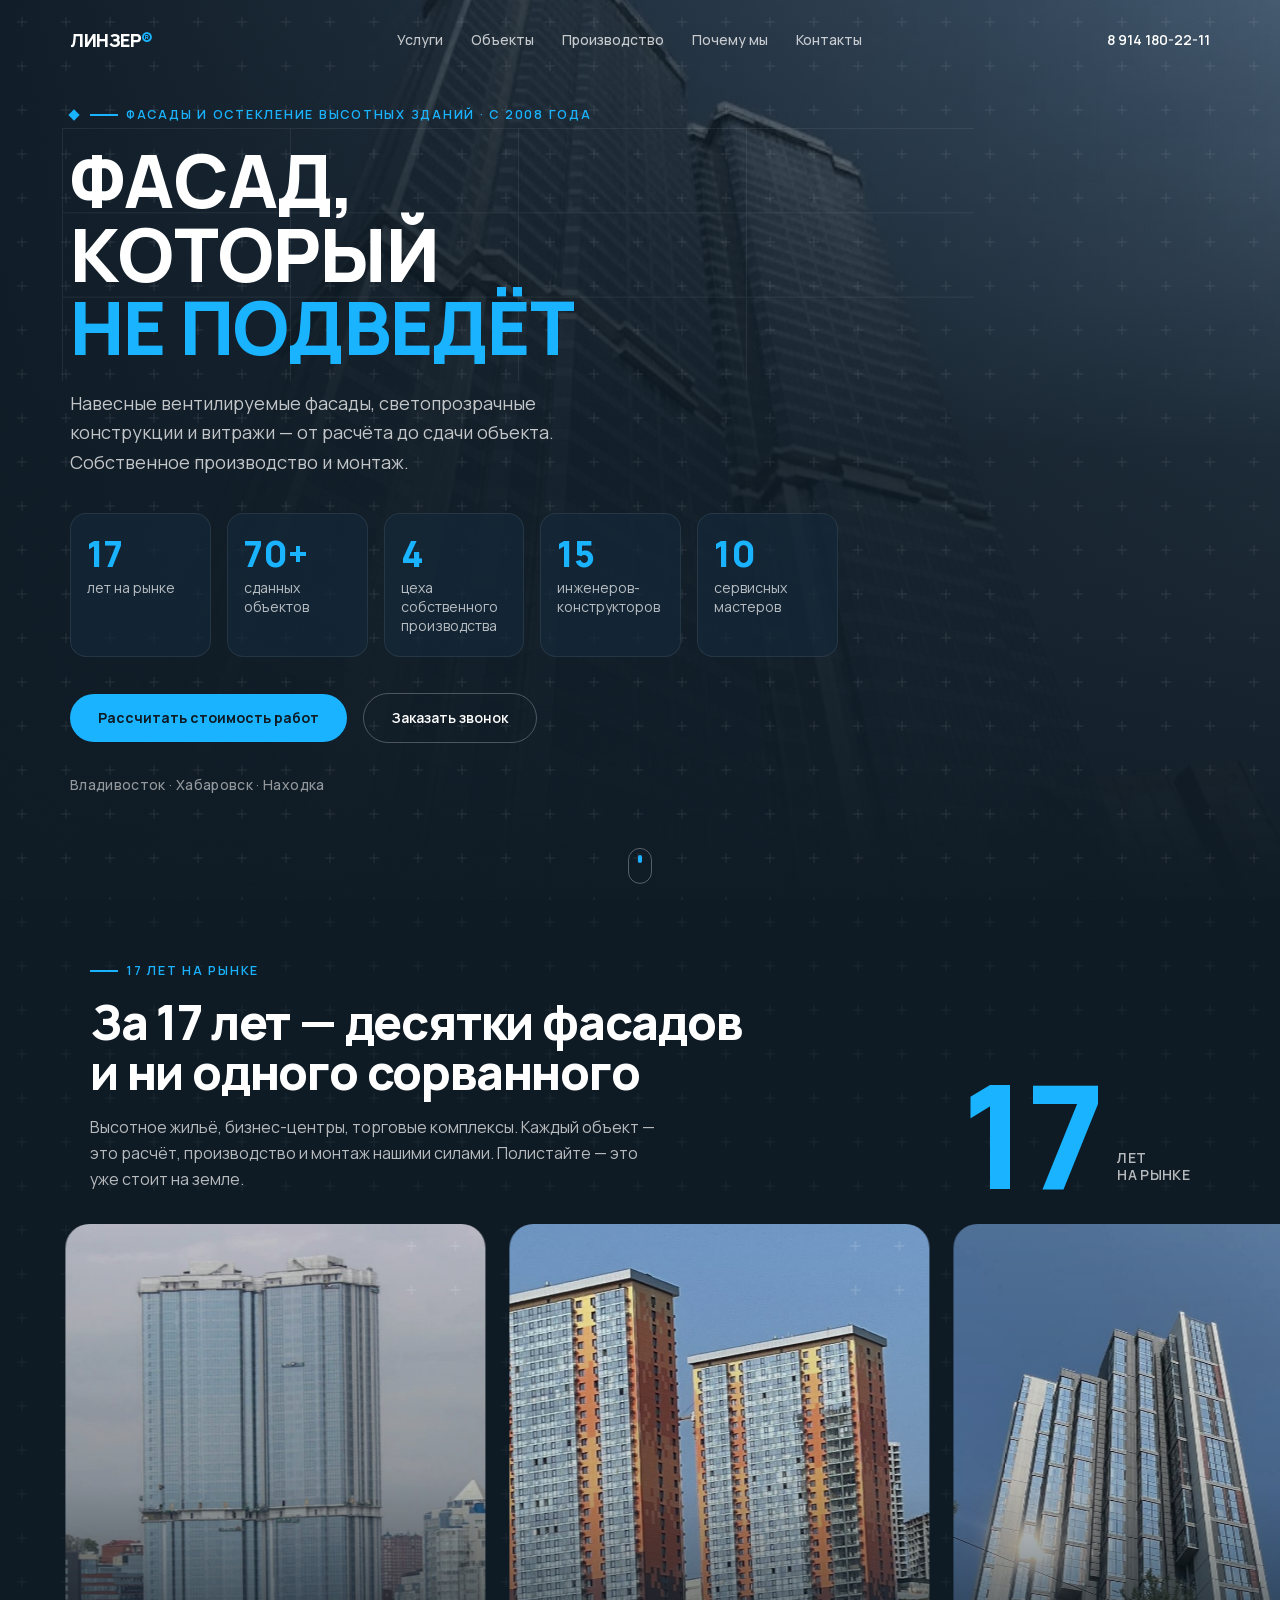
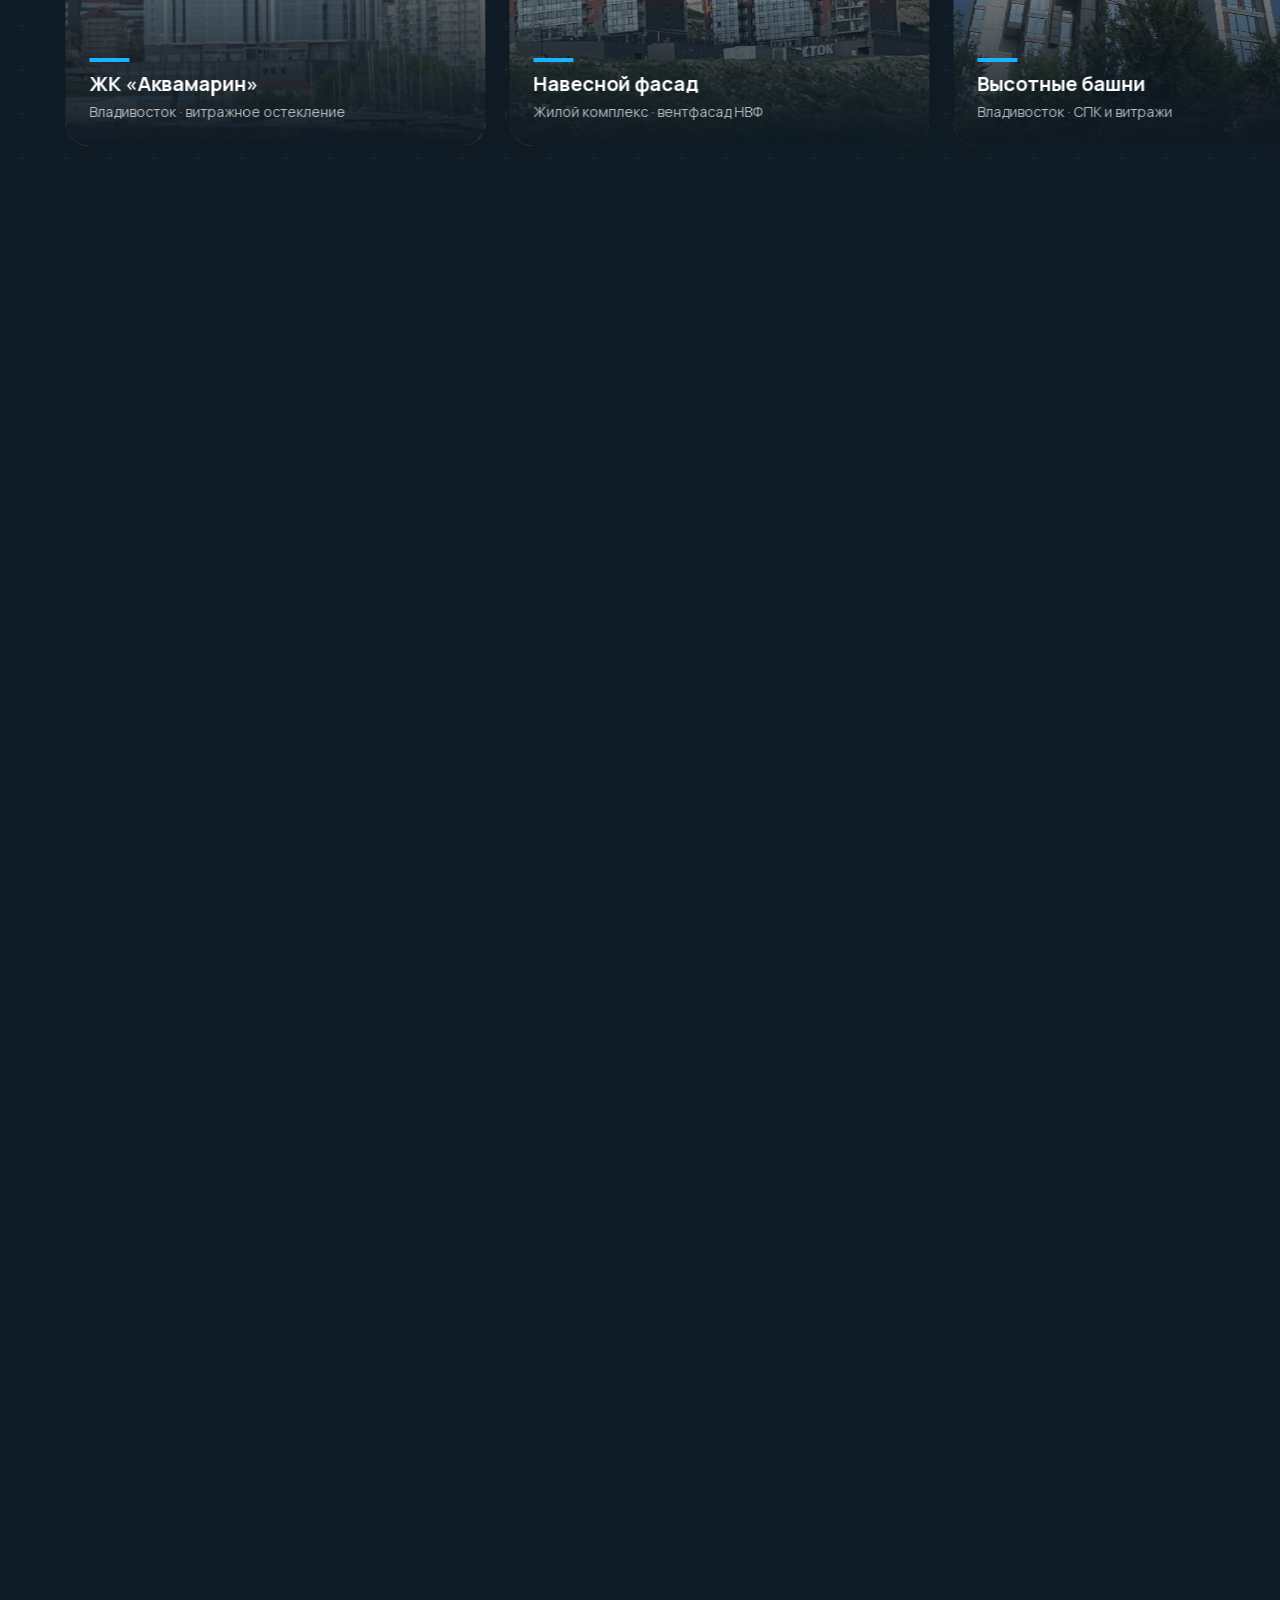
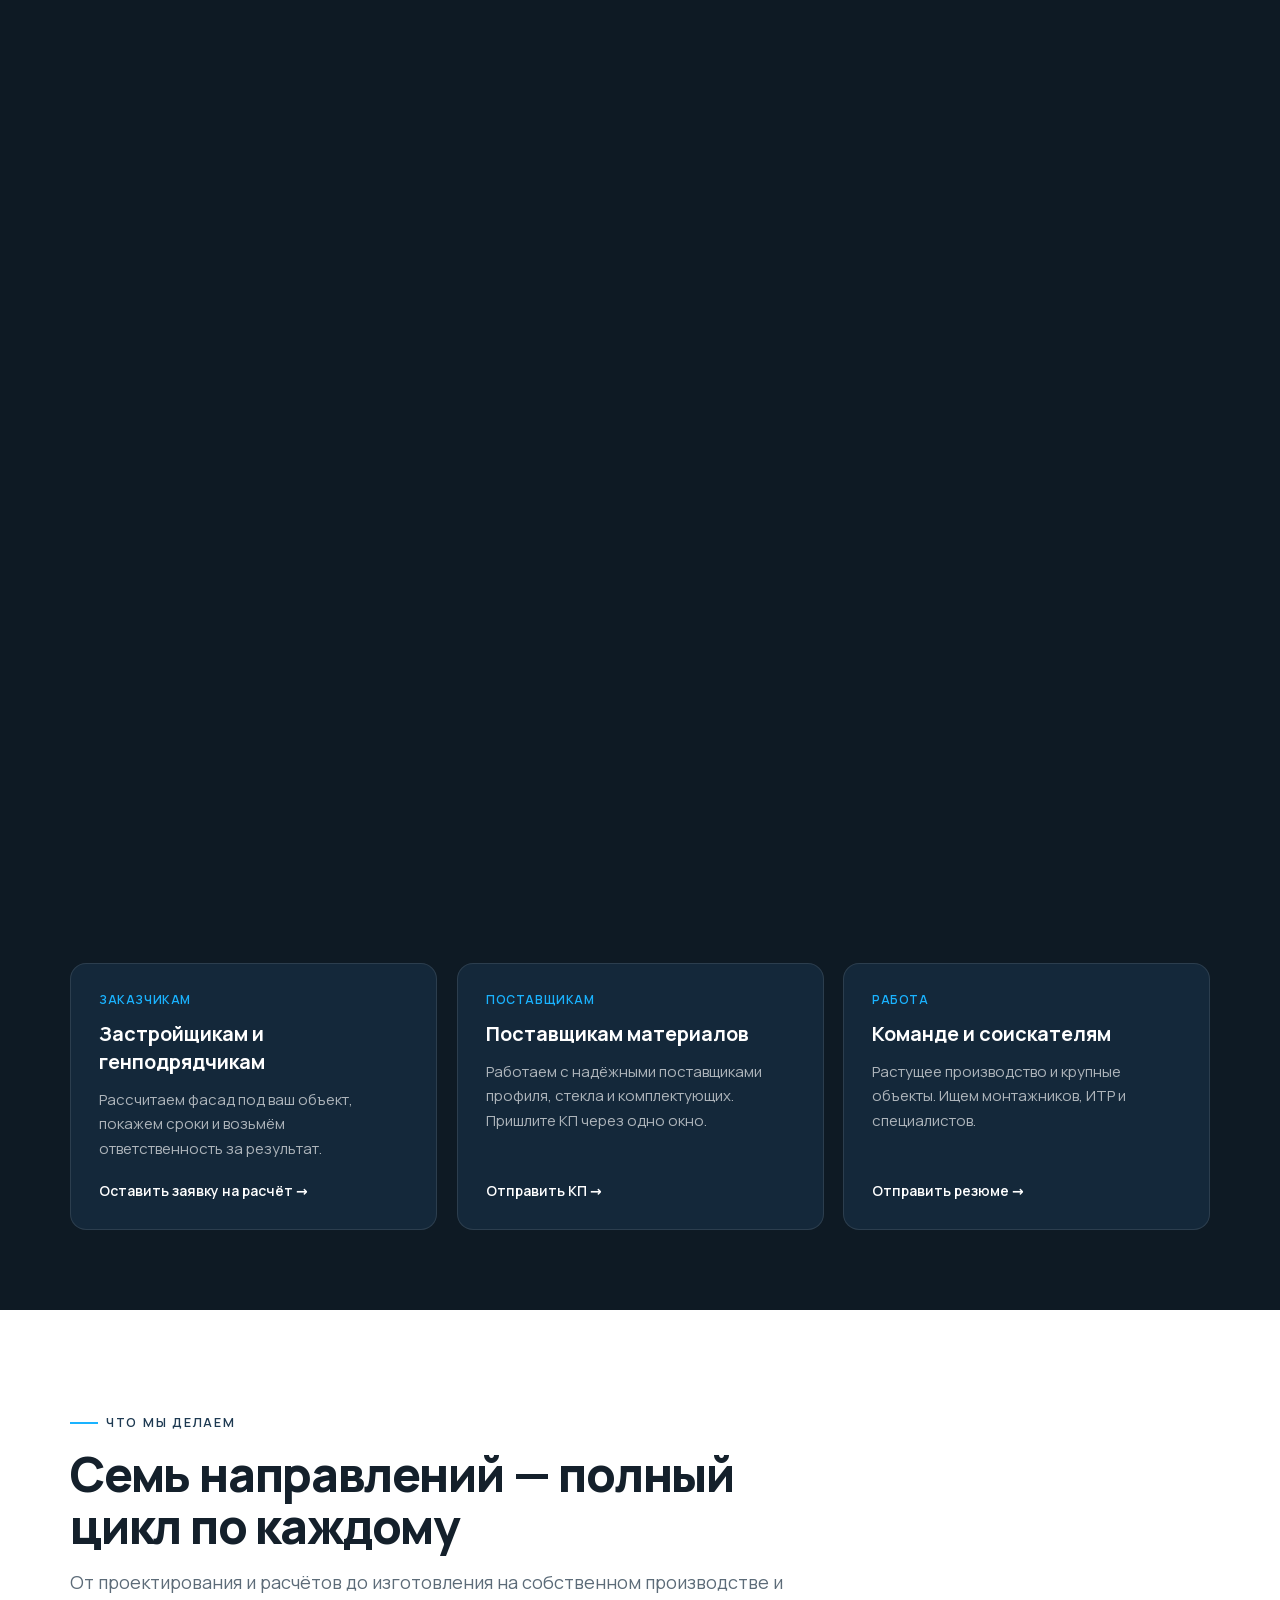
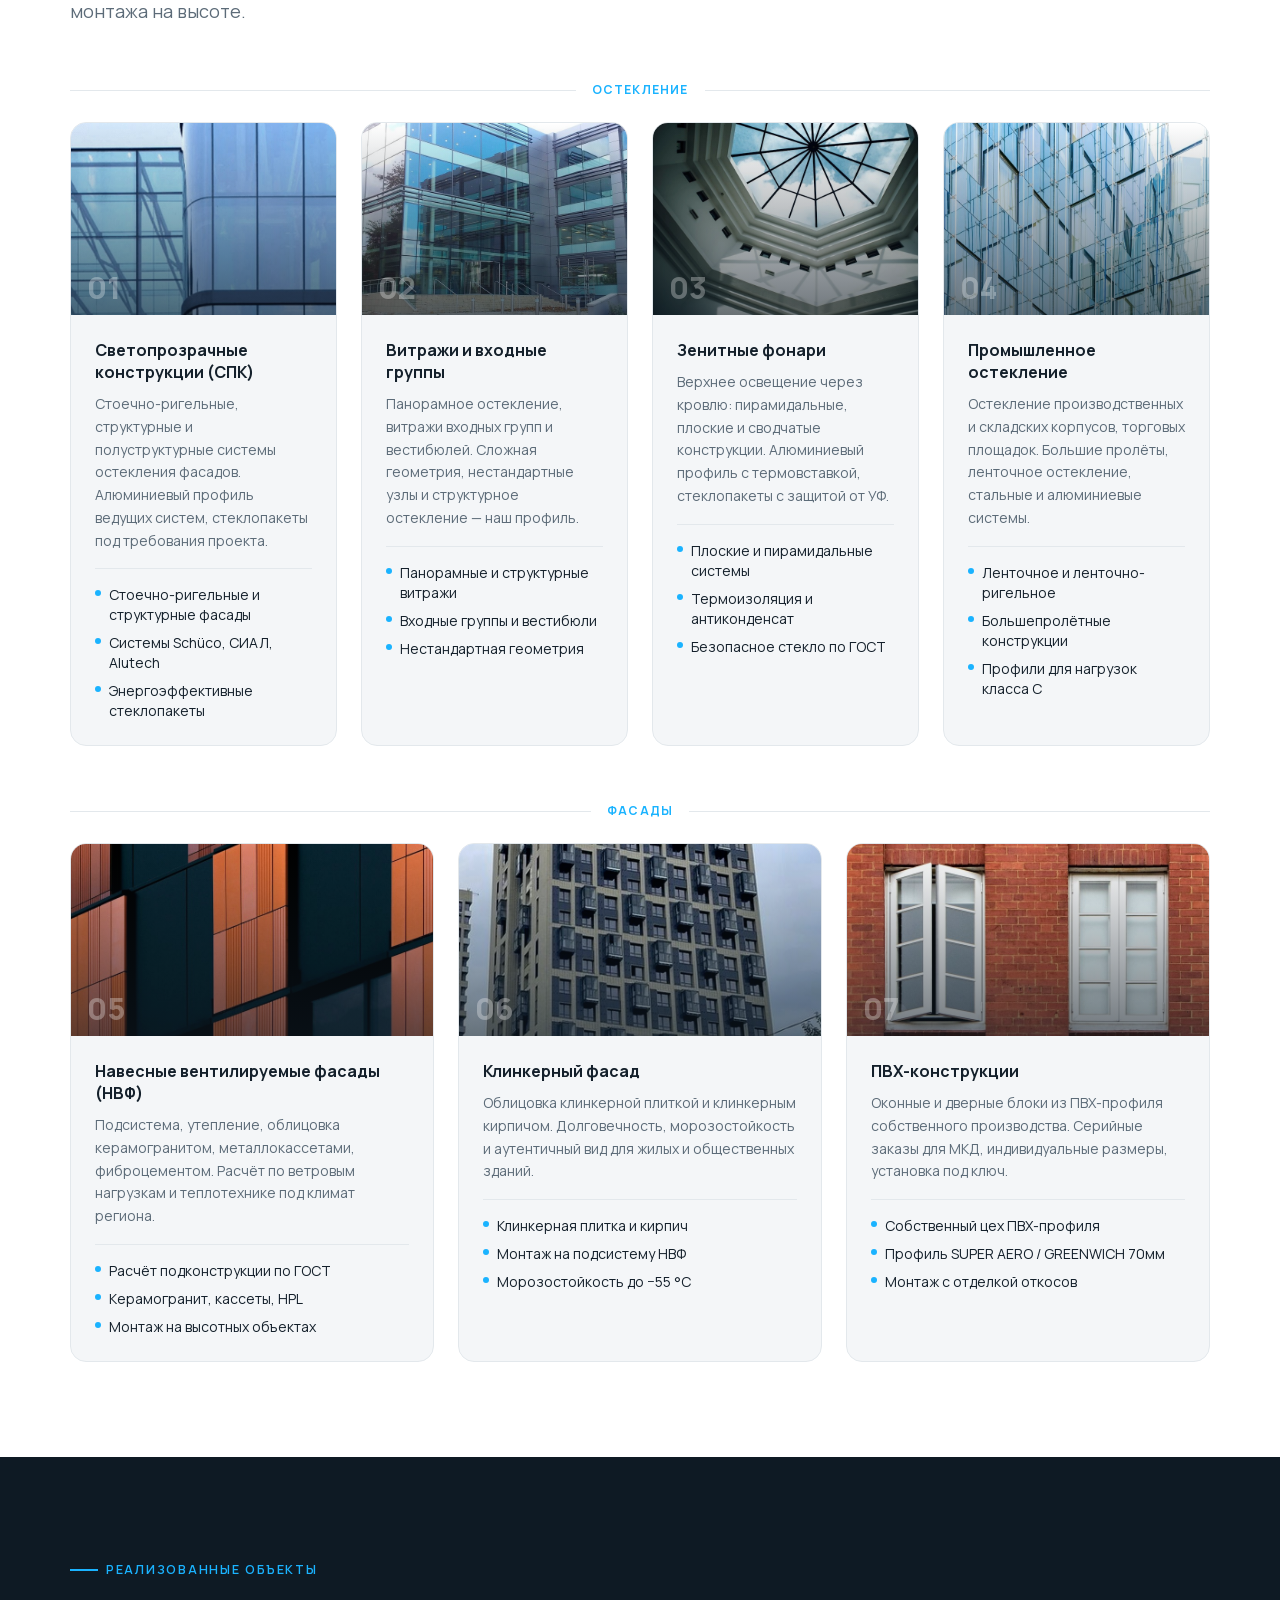
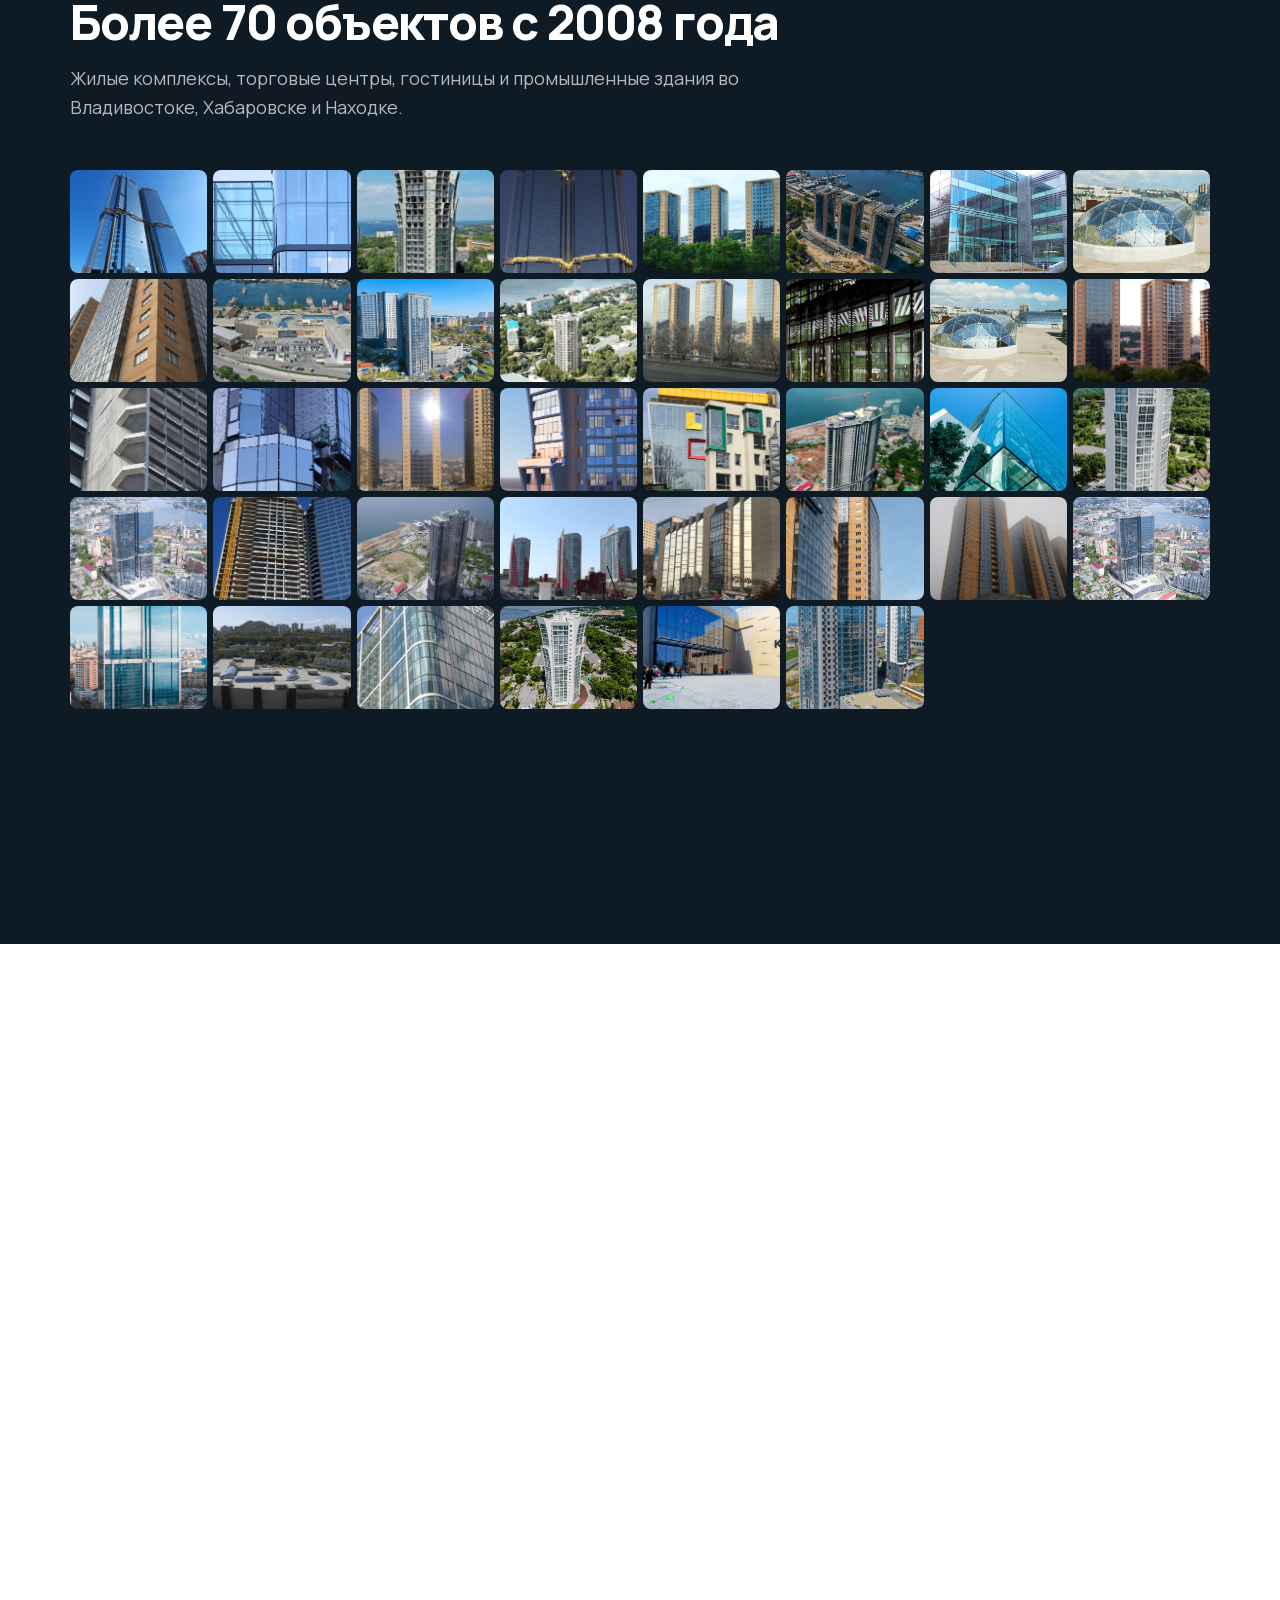
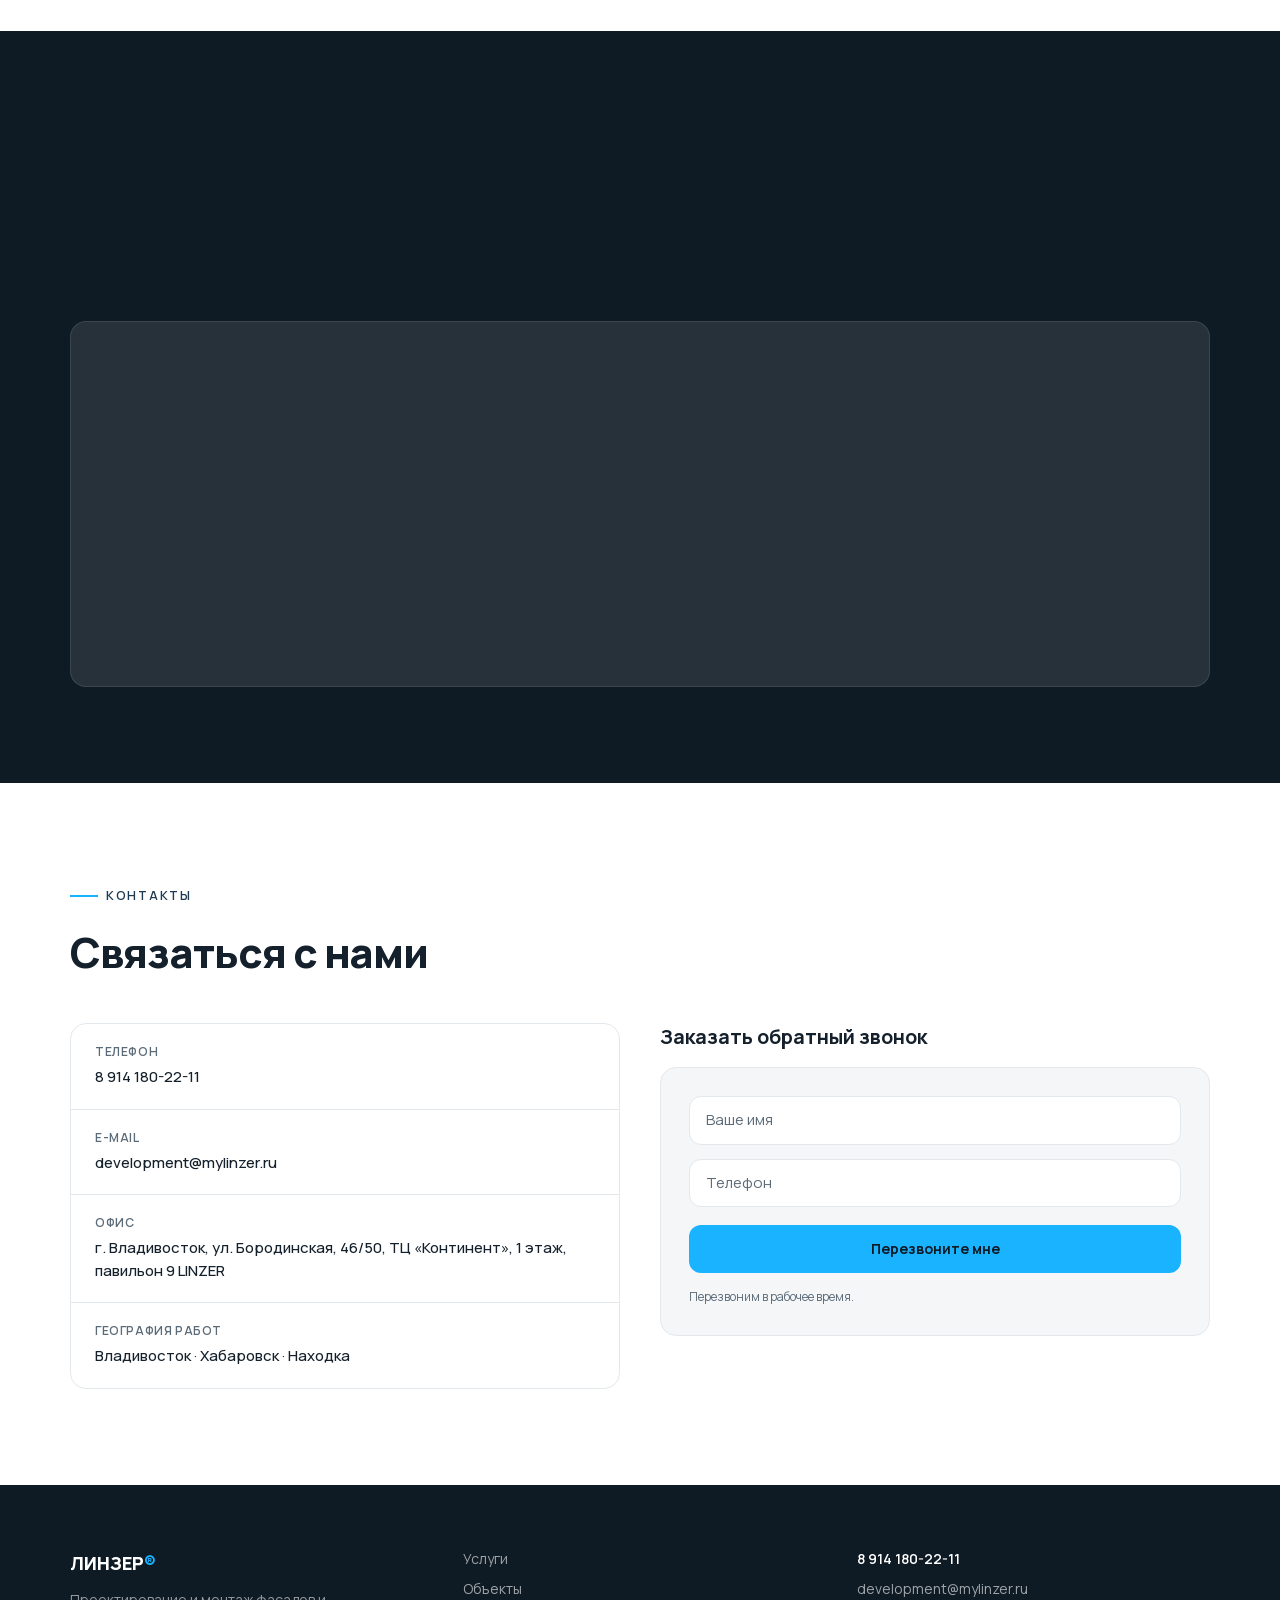
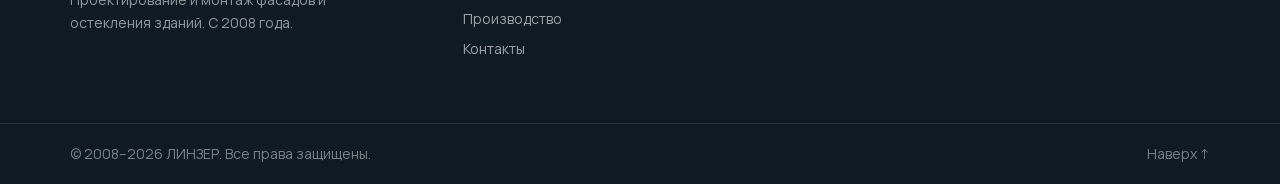
<file: index.html>
<!DOCTYPE html><html lang="ru" class="manrope_63c6f283-module__sP16pG__variable"><head><meta charSet="utf-8"/><meta name="viewport" content="width=device-width, initial-scale=1"/><link rel="preload" href="/_next/static/media/a343f882a40d2cc9-s.p.1sj6eobyi31rd.woff2" as="font" crossorigin="" type="font/woff2"/><link rel="preload" href="/_next/static/media/d3fe2f289711ac3f-s.p.1l2zhvq5eocqf.woff2" as="font" crossorigin="" type="font/woff2"/><link rel="stylesheet" href="/_next/static/chunks/368jp0t5zi7uv.css" data-precedence="next"/><link rel="preload" as="script" fetchPriority="low" href="/_next/static/chunks/1ee4c-6fpawm5.js"/><script src="/_next/static/chunks/0unposf1nv8qm.js" async=""></script><script src="/_next/static/chunks/3j9pm5otqxm82.js" async=""></script><script src="/_next/static/chunks/turbopack-16re444kyvsw9.js" async=""></script><script src="/_next/static/chunks/1z6x88ihszho0.js" async=""></script><script src="/_next/static/chunks/158myu8e_yme3.js" async=""></script><script src="/_next/static/chunks/2cs3asqcg3uua.js" async=""></script><meta name="next-size-adjust" content=""/><meta name="theme-color" content="#0E1A24"/><title>ЛИНЗЕР — проектирование и монтаж фасадов и остекления зданий | Владивосток</title><meta name="description" content="ЛИНЗЕР — навесные вентилируемые фасады, светопрозрачные конструкции и витражи для высотного строительства. С 2008 года, более 70 объектов на Дальнем Востоке. Собственное производство и монтаж."/><meta property="og:title" content="ЛИНЗЕР — фасады и остекление зданий"/><meta property="og:description" content="Навесные вентилируемые фасады, светопрозрачные конструкции, витражи. С 2008 года, более 70 объектов. Владивосток — Хабаровск — Находка."/><meta property="og:locale" content="ru_RU"/><meta property="og:type" content="website"/><meta name="twitter:card" content="summary"/><meta name="twitter:title" content="ЛИНЗЕР — фасады и остекление зданий"/><meta name="twitter:description" content="Навесные вентилируемые фасады, светопрозрачные конструкции, витражи. С 2008 года, более 70 объектов. Владивосток — Хабаровск — Находка."/><link rel="icon" href="/favicon.ico?favicon.2vob68tjqpejf.ico" sizes="256x256" type="image/x-icon"/><script src="/_next/static/chunks/0cz1d0mv5g_q7.js" noModule=""></script></head><body><div hidden=""><!--$--><!--/$--></div><header id="top" class="fixed inset-x-0 top-0 z-50 transition-all duration-300 bg-transparent border-b border-transparent"><div class="container-x flex h-16 items-center justify-between gap-6 md:h-20"><a href="#top" class="text-lg font-extrabold tracking-tight text-white">ЛИНЗЕР<span class="text-accent">®</span></a><nav class="hidden items-center gap-7 lg:flex"><a href="#services" class="text-sm font-medium text-white/75 transition-colors duration-200 hover:text-white">Услуги</a><a href="#portfolio" class="text-sm font-medium text-white/75 transition-colors duration-200 hover:text-white">Объекты</a><a href="#production" class="text-sm font-medium text-white/75 transition-colors duration-200 hover:text-white">Производство</a><a href="#why" class="text-sm font-medium text-white/75 transition-colors duration-200 hover:text-white">Почему мы</a><a href="#contacts" class="text-sm font-medium text-white/75 transition-colors duration-200 hover:text-white">Контакты</a></nav><div class="flex items-center gap-3"><a href="tel:+79141802211" class="hidden text-sm font-semibold text-white sm:block">8 914 180-22-11</a><button type="button" aria-label="Меню" aria-expanded="false" class="flex h-10 w-10 cursor-pointer flex-col items-center justify-center gap-1.5 lg:hidden"><span class="h-0.5 w-6 bg-white transition-transform duration-300 "></span><span class="h-0.5 w-6 bg-white transition-opacity duration-200 "></span><span class="h-0.5 w-6 bg-white transition-transform duration-300 "></span></button></div></div><div class="overflow-hidden border-t border-white/10 bg-navy/95 backdrop-blur-md transition-[max-height] duration-300 lg:hidden max-h-0"><nav class="container-x flex flex-col py-3"><a href="#services" class="py-2.5 text-base font-medium text-white/80 transition-colors hover:text-accent">Услуги</a><a href="#portfolio" class="py-2.5 text-base font-medium text-white/80 transition-colors hover:text-accent">Объекты</a><a href="#production" class="py-2.5 text-base font-medium text-white/80 transition-colors hover:text-accent">Производство</a><a href="#why" class="py-2.5 text-base font-medium text-white/80 transition-colors hover:text-accent">Почему мы</a><a href="#contacts" class="py-2.5 text-base font-medium text-white/80 transition-colors hover:text-accent">Контакты</a><a href="tel:+79141802211" class="py-2.5 text-base font-semibold text-accent">8 914 180-22-11</a></nav></div></header><main><section class="grain relative flex min-h-[100svh] items-center overflow-hidden bg-navy"><div aria-hidden="true" class="absolute inset-0 bg-cover bg-center [filter:grayscale(0.35)_contrast(1.05)]" style="background-image:url(&#x27;/img/objects/hero_aquamarin.jpg&#x27;);transform:scale(1.06)"></div><div class="absolute inset-0 bg-[#0e1a24] mix-blend-color opacity-55"></div><div class="absolute inset-0 bg-gradient-to-t from-navy via-navy/85 to-navy/30"></div><div class="absolute inset-0 bg-gradient-to-r from-navy/95 via-navy/55 to-transparent"></div><div class="grid-mm absolute inset-0 opacity-[0.10]" aria-hidden="true"></div><div aria-hidden="true" class="grid-mm absolute inset-0 opacity-0 transition-opacity duration-300" style="-webkit-mask-image:radial-gradient(220px at var(--mx) var(--my), #000 0%, transparent 70%);mask-image:radial-gradient(220px at var(--mx) var(--my), #000 0%, transparent 70%)"></div><div class="container-x relative z-10 py-20" style="opacity:1"><div class="flex items-center gap-3"><span class="h-2 w-2 rotate-45 bg-accent" aria-hidden="true"></span><p class="eyebrow text-accent">Фасады и остекление высотных зданий · с 2008 года</p></div><h1 class="relative mt-5 max-w-4xl text-[clamp(2.1rem,6vw,4.6rem)] font-extrabold uppercase leading-[1.0] tracking-[-0.01em] text-white"><span aria-hidden="true" class="pointer-events-none absolute -inset-x-2 -inset-y-4 -z-10 hidden opacity-[0.07] sm:block" style="background-image:linear-gradient(#fff 1px,transparent 1px),linear-gradient(90deg,#fff 1px,transparent 1px);background-size:25% 33.33%"></span><span class="block"><span class="letter " style="animation-delay:0.15s">Ф</span><span class="letter " style="animation-delay:0.18s">А</span><span class="letter " style="animation-delay:0.21s">С</span><span class="letter " style="animation-delay:0.24s">А</span><span class="letter " style="animation-delay:0.27s">Д</span><span class="letter " style="animation-delay:0.3s">,</span></span><span class="block"><span class="letter " style="animation-delay:0.32999999999999996s">К</span><span class="letter " style="animation-delay:0.36s">О</span><span class="letter " style="animation-delay:0.39s">Т</span><span class="letter " style="animation-delay:0.42000000000000004s">О</span><span class="letter " style="animation-delay:0.44999999999999996s">Р</span><span class="letter " style="animation-delay:0.48s">Ы</span><span class="letter " style="animation-delay:0.51s">Й</span></span><span class="block"><span class="letter text-accent" style="animation-delay:0.54s">Н</span><span class="letter text-accent" style="animation-delay:0.57s">Е</span><span class="letter text-accent" style="animation-delay:0.6s"> </span><span class="letter text-accent" style="animation-delay:0.63s">П</span><span class="letter text-accent" style="animation-delay:0.66s">О</span><span class="letter text-accent" style="animation-delay:0.6900000000000001s">Д</span><span class="letter text-accent" style="animation-delay:0.72s">В</span><span class="letter text-accent" style="animation-delay:0.75s">Е</span><span class="letter text-accent" style="animation-delay:0.78s">Д</span><span class="letter text-accent" style="animation-delay:0.8099999999999999s">Ё</span><span class="letter text-accent" style="animation-delay:0.84s">Т</span></span></h1><p class="mt-6 max-w-xl text-base leading-relaxed text-white/75 md:text-lg" style="opacity:0;transform:translateY(18px)">Навесные вентилируемые фасады, светопрозрачные конструкции и витражи — от расчёта до сдачи объекта. Собственное производство и монтаж.</p><div class="mt-9 grid max-w-3xl grid-cols-2 gap-3 sm:grid-cols-3 lg:grid-cols-5 sm:gap-4" style="opacity:0;transform:translateY(18px)"><div class="glass rounded-2xl px-4 py-5"><div class="text-3xl font-extrabold text-accent md:text-4xl">17</div><div class="mt-1 text-xs leading-snug text-white/70 md:text-sm">лет на рынке</div></div><div class="glass rounded-2xl px-4 py-5"><div class="text-3xl font-extrabold text-accent md:text-4xl">70+</div><div class="mt-1 text-xs leading-snug text-white/70 md:text-sm">сданных объектов</div></div><div class="glass rounded-2xl px-4 py-5"><div class="text-3xl font-extrabold text-accent md:text-4xl">4</div><div class="mt-1 text-xs leading-snug text-white/70 md:text-sm">цеха собственного производства</div></div><div class="glass rounded-2xl px-4 py-5"><div class="text-3xl font-extrabold text-accent md:text-4xl">15</div><div class="mt-1 text-xs leading-snug text-white/70 md:text-sm">инженеров-конструкторов</div></div><div class="glass rounded-2xl px-4 py-5"><div class="text-3xl font-extrabold text-accent md:text-4xl">10</div><div class="mt-1 text-xs leading-snug text-white/70 md:text-sm">сервисных мастеров</div></div></div><div class="mt-9 flex flex-wrap items-center gap-4" style="opacity:0;transform:translateY(18px)"><a href="#lead-form" class="cursor-pointer rounded-full bg-accent px-7 py-3.5 text-sm font-bold text-navy transition-colors duration-200 hover:bg-accent-d">Рассчитать стоимость работ</a><a href="#callback" class="cursor-pointer rounded-full border border-white/25 px-7 py-3.5 text-sm font-semibold text-white transition-colors duration-200 hover:bg-white/10">Заказать звонок</a></div><p class="mt-8 text-sm font-medium tracking-wide text-white/55">Владивосток · Хабаровск · Находка</p></div><div aria-hidden="true" class="absolute bottom-6 left-1/2 z-10 -translate-x-1/2" style="opacity:0"><div class="flex h-9 w-6 items-start justify-center rounded-full border border-white/30 p-1.5"><span class="h-2 w-1 rounded-full bg-accent"></span></div></div></section><section id="objects" class="relative bg-navy text-white"><div class="sticky top-0 flex h-[100svh] flex-col justify-center overflow-hidden"><div class="grid-mm pointer-events-none absolute inset-0 opacity-[0.06]" aria-hidden="true"></div><div class="container-x relative z-10"><div class="container-x"><div class="flex flex-col gap-6 md:flex-row md:items-end md:justify-between"><div class="max-w-2xl"><p class="eyebrow text-accent">17 лет на рынке</p><h2 class="mt-4 text-[clamp(1.8rem,4vw,3rem)] font-extrabold leading-[1.05] tracking-tight"><span class="block">За 17 лет — десятки фасадов</span><span class="block">и ни одного сорванного</span></h2><p class="mt-4 max-w-xl text-base leading-relaxed text-white/70">Высотное жильё, бизнес-центры, торговые комплексы. Каждый объект — это расчёт, производство и монтаж нашими силами. Полистайте — это уже стоит на земле.</p></div><div class="flex shrink-0 items-end gap-3"><span class="text-[clamp(4rem,12vw,9rem)] font-extrabold leading-[0.8] text-accent">0</span><span class="mb-2 text-sm font-semibold uppercase leading-tight tracking-wide text-white/70">лет<br/>на рынке</span></div></div></div></div><div class="mt-8 flex gap-5 pl-[6vw] pr-[6vw] will-change-transform sm:gap-6" style="transform:none"><article class="group relative h-[58vh] max-h-[560px] w-[80vw] shrink-0 snap-start overflow-hidden rounded-3xl sm:w-[420px]"><div class="absolute inset-0 bg-cover bg-center transition-transform duration-700 [filter:grayscale(0.25)] group-hover:scale-105 group-hover:[filter:grayscale(0)]" style="background-image:url(&#x27;/img/objects/obj_aquamarin.jpg&#x27;)"></div><div class="absolute inset-0 bg-gradient-to-t from-navy via-navy/20 to-transparent"></div><div class="grid-mm pointer-events-none absolute right-0 top-0 h-24 w-24 opacity-20" aria-hidden="true"></div><div class="absolute inset-x-0 bottom-0 p-6"><div class="mb-2 h-1 w-10 bg-accent"></div><h3 class="text-xl font-bold">ЖК «Аквамарин»</h3><p class="mt-1 text-sm text-white/70">Владивосток · витражное остекление</p></div></article><article class="group relative h-[58vh] max-h-[560px] w-[80vw] shrink-0 snap-start overflow-hidden rounded-3xl sm:w-[420px]"><div class="absolute inset-0 bg-cover bg-center transition-transform duration-700 [filter:grayscale(0.25)] group-hover:scale-105 group-hover:[filter:grayscale(0)]" style="background-image:url(&#x27;/img/objects/obj_nvf.jpg&#x27;)"></div><div class="absolute inset-0 bg-gradient-to-t from-navy via-navy/20 to-transparent"></div><div class="grid-mm pointer-events-none absolute right-0 top-0 h-24 w-24 opacity-20" aria-hidden="true"></div><div class="absolute inset-x-0 bottom-0 p-6"><div class="mb-2 h-1 w-10 bg-accent"></div><h3 class="text-xl font-bold">Навесной фасад</h3><p class="mt-1 text-sm text-white/70">Жилой комплекс · вентфасад НВФ</p></div></article><article class="group relative h-[58vh] max-h-[560px] w-[80vw] shrink-0 snap-start overflow-hidden rounded-3xl sm:w-[420px]"><div class="absolute inset-0 bg-cover bg-center transition-transform duration-700 [filter:grayscale(0.25)] group-hover:scale-105 group-hover:[filter:grayscale(0)]" style="background-image:url(&#x27;/img/objects/obj_glass_towers.jpg&#x27;)"></div><div class="absolute inset-0 bg-gradient-to-t from-navy via-navy/20 to-transparent"></div><div class="grid-mm pointer-events-none absolute right-0 top-0 h-24 w-24 opacity-20" aria-hidden="true"></div><div class="absolute inset-x-0 bottom-0 p-6"><div class="mb-2 h-1 w-10 bg-accent"></div><h3 class="text-xl font-bold">Высотные башни</h3><p class="mt-1 text-sm text-white/70">Владивосток · СПК и витражи</p></div></article><article class="group relative h-[58vh] max-h-[560px] w-[80vw] shrink-0 snap-start overflow-hidden rounded-3xl sm:w-[420px]"><div class="absolute inset-0 bg-cover bg-center transition-transform duration-700 [filter:grayscale(0.25)] group-hover:scale-105 group-hover:[filter:grayscale(0)]" style="background-image:url(&#x27;/img/objects/obj_business.jpg&#x27;)"></div><div class="absolute inset-0 bg-gradient-to-t from-navy via-navy/20 to-transparent"></div><div class="grid-mm pointer-events-none absolute right-0 top-0 h-24 w-24 opacity-20" aria-hidden="true"></div><div class="absolute inset-x-0 bottom-0 p-6"><div class="mb-2 h-1 w-10 bg-accent"></div><h3 class="text-xl font-bold">Бизнес-центр</h3><p class="mt-1 text-sm text-white/70">Стоечно-ригельное остекление</p></div></article><article class="group relative h-[58vh] max-h-[560px] w-[80vw] shrink-0 snap-start overflow-hidden rounded-3xl sm:w-[420px]"><div class="absolute inset-0 bg-cover bg-center transition-transform duration-700 [filter:grayscale(0.25)] group-hover:scale-105 group-hover:[filter:grayscale(0)]" style="background-image:url(&#x27;/img/objects/obj_stylobate.jpg&#x27;)"></div><div class="absolute inset-0 bg-gradient-to-t from-navy via-navy/20 to-transparent"></div><div class="grid-mm pointer-events-none absolute right-0 top-0 h-24 w-24 opacity-20" aria-hidden="true"></div><div class="absolute inset-x-0 bottom-0 p-6"><div class="mb-2 h-1 w-10 bg-accent"></div><h3 class="text-xl font-bold">Стеклянная башня</h3><p class="mt-1 text-sm text-white/70">Витраж со стилобатом</p></div></article><article class="group relative h-[58vh] max-h-[560px] w-[80vw] shrink-0 snap-start overflow-hidden rounded-3xl sm:w-[420px]"><div class="absolute inset-0 bg-cover bg-center transition-transform duration-700 [filter:grayscale(0.25)] group-hover:scale-105 group-hover:[filter:grayscale(0)]" style="background-image:url(&#x27;/img/objects/obj_quarter.jpg&#x27;)"></div><div class="absolute inset-0 bg-gradient-to-t from-navy via-navy/20 to-transparent"></div><div class="grid-mm pointer-events-none absolute right-0 top-0 h-24 w-24 opacity-20" aria-hidden="true"></div><div class="absolute inset-x-0 bottom-0 p-6"><div class="mb-2 h-1 w-10 bg-accent"></div><h3 class="text-xl font-bold">Жилой квартал</h3><p class="mt-1 text-sm text-white/70">Фасадные работы · благоустройство</p></div></article><article class="group relative h-[58vh] max-h-[560px] w-[80vw] shrink-0 snap-start overflow-hidden rounded-3xl sm:w-[420px]"><div class="absolute inset-0 bg-cover bg-center transition-transform duration-700 [filter:grayscale(0.25)] group-hover:scale-105 group-hover:[filter:grayscale(0)]" style="background-image:url(&#x27;/img/objects/obj_district.jpg&#x27;)"></div><div class="absolute inset-0 bg-gradient-to-t from-navy via-navy/20 to-transparent"></div><div class="grid-mm pointer-events-none absolute right-0 top-0 h-24 w-24 opacity-20" aria-hidden="true"></div><div class="absolute inset-x-0 bottom-0 p-6"><div class="mb-2 h-1 w-10 bg-accent"></div><h3 class="text-xl font-bold">Микрорайон</h3><p class="mt-1 text-sm text-white/70">Серийная застройка · фасады</p></div></article><article class="flex h-[58vh] max-h-[560px] w-[80vw] shrink-0 snap-start flex-col justify-center rounded-3xl border border-white/10 bg-navy-2 p-8 sm:w-[420px]"><p class="text-sm font-semibold uppercase tracking-wide text-accent">и ещё 50+ объектов</p><h3 class="mt-3 text-2xl font-extrabold leading-tight">Ваш объект может быть следующим</h3><p class="mt-3 text-sm leading-relaxed text-white/70">Пришлите чертежи или ТЗ — рассчитаем фасад, сроки и стоимость.</p><a href="#lead-form" class="mt-6 inline-flex w-fit cursor-pointer rounded-full bg-accent px-6 py-3 text-sm font-bold text-navy transition-colors hover:bg-accent-d">Рассчитать стоимость</a></article></div></div></section><section class="bg-navy"><div class="container-x pt-16 pb-20"><div class="grid gap-5 md:grid-cols-3"><article data-reveal=""><a href="#contacts" class="group flex h-full cursor-pointer flex-col rounded-2xl border border-white/10 bg-navy-2 p-7 transition-colors duration-300 hover:border-accent/40"><span class="text-xs font-semibold uppercase tracking-wider text-accent">Заказчикам</span><h3 class="mt-3 text-xl font-bold text-white">Застройщикам и генподрядчикам</h3><p class="mt-3 flex-1 text-[15px] leading-relaxed text-white/65">Рассчитаем фасад под ваш объект, покажем сроки и возьмём ответственность за результат.</p><span class="mt-5 text-sm font-semibold text-white transition-colors group-hover:text-accent">Оставить заявку на расчёт<!-- --> →</span></a></article><article data-reveal=""><a href="#contacts" class="group flex h-full cursor-pointer flex-col rounded-2xl border border-white/10 bg-navy-2 p-7 transition-colors duration-300 hover:border-accent/40"><span class="text-xs font-semibold uppercase tracking-wider text-accent">Поставщикам</span><h3 class="mt-3 text-xl font-bold text-white">Поставщикам материалов</h3><p class="mt-3 flex-1 text-[15px] leading-relaxed text-white/65">Работаем с надёжными поставщиками профиля, стекла и комплектующих. Пришлите КП через одно окно.</p><span class="mt-5 text-sm font-semibold text-white transition-colors group-hover:text-accent">Отправить КП<!-- --> →</span></a></article><article data-reveal=""><a href="#contacts" class="group flex h-full cursor-pointer flex-col rounded-2xl border border-white/10 bg-navy-2 p-7 transition-colors duration-300 hover:border-accent/40"><span class="text-xs font-semibold uppercase tracking-wider text-accent">Работа</span><h3 class="mt-3 text-xl font-bold text-white">Команде и соискателям</h3><p class="mt-3 flex-1 text-[15px] leading-relaxed text-white/65">Растущее производство и крупные объекты. Ищем монтажников, ИТР и специалистов.</p><span class="mt-5 text-sm font-semibold text-white transition-colors group-hover:text-accent">Отправить резюме<!-- --> →</span></a></article></div></div></section><section id="services" class="bg-white py-24"><div class="container-x"><div class="max-w-3xl"><div data-reveal=""><p class="eyebrow text-navy-3">Что мы делаем</p></div><div style="transition-delay:0.05s" data-reveal=""><h2 class="mt-4 text-[clamp(1.8rem,4vw,3rem)] font-extrabold leading-[1.08] tracking-tight text-ink">Семь направлений — полный цикл по каждому</h2></div><div style="transition-delay:0.1s" data-reveal=""><p class="mt-4 text-lg leading-relaxed text-muted">От проектирования и расчётов до изготовления на собственном производстве и монтажа на высоте.</p></div></div><div class="mt-14"><div data-reveal=""><div class="mb-6 flex items-center gap-4"><span class="h-px flex-1 bg-line"></span><span class="text-xs font-bold uppercase tracking-widest text-accent">Остекление</span><span class="h-px flex-1 bg-line"></span></div></div><div class="grid gap-6 sm:grid-cols-2 lg:grid-cols-4"><article data-reveal=""><div class="group flex h-full flex-col overflow-hidden rounded-2xl border border-line bg-paper-soft transition-shadow duration-300 hover:shadow-xl hover:shadow-navy/8"><div class="relative h-48 overflow-hidden"><img src="/img/services/spk.jpg" alt="Светопрозрачные конструкции (СПК)" loading="lazy" class="h-full w-full object-cover transition-transform duration-700 ease-out group-hover:scale-105"/><div class="absolute inset-0 bg-gradient-to-t from-navy/60 to-transparent"></div><span class="absolute bottom-3 left-4 text-3xl font-extrabold text-white/30 leading-none">01</span></div><div class="flex flex-1 flex-col p-6"><h3 class="text-base font-bold leading-snug text-ink">Светопрозрачные конструкции (СПК)</h3><p class="mt-2.5 text-[14px] leading-relaxed text-muted">Стоечно-ригельные, структурные и полуструктурные системы остекления фасадов. Алюминиевый профиль ведущих систем, стеклопакеты под требования проекта.</p><ul class="mt-4 flex flex-col gap-2 border-t border-line pt-4"><li class="flex items-start gap-2 text-sm text-ink"><span class="mt-[5px] h-1.5 w-1.5 shrink-0 rounded-full bg-accent"></span>Стоечно-ригельные и структурные фасады</li><li class="flex items-start gap-2 text-sm text-ink"><span class="mt-[5px] h-1.5 w-1.5 shrink-0 rounded-full bg-accent"></span>Системы Schüco, СИАЛ, Alutech</li><li class="flex items-start gap-2 text-sm text-ink"><span class="mt-[5px] h-1.5 w-1.5 shrink-0 rounded-full bg-accent"></span>Энергоэффективные стеклопакеты</li></ul></div></div></article><article data-reveal=""><div class="group flex h-full flex-col overflow-hidden rounded-2xl border border-line bg-paper-soft transition-shadow duration-300 hover:shadow-xl hover:shadow-navy/8"><div class="relative h-48 overflow-hidden"><img src="/img/services/vitrazhi.jpg" alt="Витражи и входные группы" loading="lazy" class="h-full w-full object-cover transition-transform duration-700 ease-out group-hover:scale-105"/><div class="absolute inset-0 bg-gradient-to-t from-navy/60 to-transparent"></div><span class="absolute bottom-3 left-4 text-3xl font-extrabold text-white/30 leading-none">02</span></div><div class="flex flex-1 flex-col p-6"><h3 class="text-base font-bold leading-snug text-ink">Витражи и входные группы</h3><p class="mt-2.5 text-[14px] leading-relaxed text-muted">Панорамное остекление, витражи входных групп и вестибюлей. Сложная геометрия, нестандартные узлы и структурное остекление — наш профиль.</p><ul class="mt-4 flex flex-col gap-2 border-t border-line pt-4"><li class="flex items-start gap-2 text-sm text-ink"><span class="mt-[5px] h-1.5 w-1.5 shrink-0 rounded-full bg-accent"></span>Панорамные и структурные витражи</li><li class="flex items-start gap-2 text-sm text-ink"><span class="mt-[5px] h-1.5 w-1.5 shrink-0 rounded-full bg-accent"></span>Входные группы и вестибюли</li><li class="flex items-start gap-2 text-sm text-ink"><span class="mt-[5px] h-1.5 w-1.5 shrink-0 rounded-full bg-accent"></span>Нестандартная геометрия</li></ul></div></div></article><article data-reveal=""><div class="group flex h-full flex-col overflow-hidden rounded-2xl border border-line bg-paper-soft transition-shadow duration-300 hover:shadow-xl hover:shadow-navy/8"><div class="relative h-48 overflow-hidden"><img src="/img/services/zenith.jpg" alt="Зенитные фонари" loading="lazy" class="h-full w-full object-cover transition-transform duration-700 ease-out group-hover:scale-105"/><div class="absolute inset-0 bg-gradient-to-t from-navy/60 to-transparent"></div><span class="absolute bottom-3 left-4 text-3xl font-extrabold text-white/30 leading-none">03</span></div><div class="flex flex-1 flex-col p-6"><h3 class="text-base font-bold leading-snug text-ink">Зенитные фонари</h3><p class="mt-2.5 text-[14px] leading-relaxed text-muted">Верхнее освещение через кровлю: пирамидальные, плоские и сводчатые конструкции. Алюминиевый профиль с термовставкой, стеклопакеты с защитой от УФ.</p><ul class="mt-4 flex flex-col gap-2 border-t border-line pt-4"><li class="flex items-start gap-2 text-sm text-ink"><span class="mt-[5px] h-1.5 w-1.5 shrink-0 rounded-full bg-accent"></span>Плоские и пирамидальные системы</li><li class="flex items-start gap-2 text-sm text-ink"><span class="mt-[5px] h-1.5 w-1.5 shrink-0 rounded-full bg-accent"></span>Термоизоляция и антиконденсат</li><li class="flex items-start gap-2 text-sm text-ink"><span class="mt-[5px] h-1.5 w-1.5 shrink-0 rounded-full bg-accent"></span>Безопасное стекло по ГОСТ</li></ul></div></div></article><article data-reveal=""><div class="group flex h-full flex-col overflow-hidden rounded-2xl border border-line bg-paper-soft transition-shadow duration-300 hover:shadow-xl hover:shadow-navy/8"><div class="relative h-48 overflow-hidden"><img src="/img/services/industrial_glazing.jpg" alt="Промышленное остекление" loading="lazy" class="h-full w-full object-cover transition-transform duration-700 ease-out group-hover:scale-105"/><div class="absolute inset-0 bg-gradient-to-t from-navy/60 to-transparent"></div><span class="absolute bottom-3 left-4 text-3xl font-extrabold text-white/30 leading-none">04</span></div><div class="flex flex-1 flex-col p-6"><h3 class="text-base font-bold leading-snug text-ink">Промышленное остекление</h3><p class="mt-2.5 text-[14px] leading-relaxed text-muted">Остекление производственных и складских корпусов, торговых площадок. Большие пролёты, ленточное остекление, стальные и алюминиевые системы.</p><ul class="mt-4 flex flex-col gap-2 border-t border-line pt-4"><li class="flex items-start gap-2 text-sm text-ink"><span class="mt-[5px] h-1.5 w-1.5 shrink-0 rounded-full bg-accent"></span>Ленточное и ленточно-ригельное</li><li class="flex items-start gap-2 text-sm text-ink"><span class="mt-[5px] h-1.5 w-1.5 shrink-0 rounded-full bg-accent"></span>Большепролётные конструкции</li><li class="flex items-start gap-2 text-sm text-ink"><span class="mt-[5px] h-1.5 w-1.5 shrink-0 rounded-full bg-accent"></span>Профили для нагрузок класса С</li></ul></div></div></article></div></div><div class="mt-14"><div data-reveal=""><div class="mb-6 flex items-center gap-4"><span class="h-px flex-1 bg-line"></span><span class="text-xs font-bold uppercase tracking-widest text-accent">Фасады</span><span class="h-px flex-1 bg-line"></span></div></div><div class="grid gap-6 sm:grid-cols-2 lg:grid-cols-3"><article data-reveal=""><div class="group flex h-full flex-col overflow-hidden rounded-2xl border border-line bg-paper-soft transition-shadow duration-300 hover:shadow-xl hover:shadow-navy/8"><div class="relative h-48 overflow-hidden"><img src="/img/services/nvf.jpg" alt="Навесные вентилируемые фасады (НВФ)" loading="lazy" class="h-full w-full object-cover transition-transform duration-700 ease-out group-hover:scale-105"/><div class="absolute inset-0 bg-gradient-to-t from-navy/60 to-transparent"></div><span class="absolute bottom-3 left-4 text-3xl font-extrabold text-white/30 leading-none">05</span></div><div class="flex flex-1 flex-col p-6"><h3 class="text-base font-bold leading-snug text-ink">Навесные вентилируемые фасады (НВФ)</h3><p class="mt-2.5 text-[14px] leading-relaxed text-muted">Подсистема, утепление, облицовка керамогранитом, металлокассетами, фиброцементом. Расчёт по ветровым нагрузкам и теплотехнике под климат региона.</p><ul class="mt-4 flex flex-col gap-2 border-t border-line pt-4"><li class="flex items-start gap-2 text-sm text-ink"><span class="mt-[5px] h-1.5 w-1.5 shrink-0 rounded-full bg-accent"></span>Расчёт подконструкции по ГОСТ</li><li class="flex items-start gap-2 text-sm text-ink"><span class="mt-[5px] h-1.5 w-1.5 shrink-0 rounded-full bg-accent"></span>Керамогранит, кассеты, HPL</li><li class="flex items-start gap-2 text-sm text-ink"><span class="mt-[5px] h-1.5 w-1.5 shrink-0 rounded-full bg-accent"></span>Монтаж на высотных объектах</li></ul></div></div></article><article data-reveal=""><div class="group flex h-full flex-col overflow-hidden rounded-2xl border border-line bg-paper-soft transition-shadow duration-300 hover:shadow-xl hover:shadow-navy/8"><div class="relative h-48 overflow-hidden"><img src="/img/services/klinker.jpg" alt="Клинкерный фасад" loading="lazy" class="h-full w-full object-cover transition-transform duration-700 ease-out group-hover:scale-105"/><div class="absolute inset-0 bg-gradient-to-t from-navy/60 to-transparent"></div><span class="absolute bottom-3 left-4 text-3xl font-extrabold text-white/30 leading-none">06</span></div><div class="flex flex-1 flex-col p-6"><h3 class="text-base font-bold leading-snug text-ink">Клинкерный фасад</h3><p class="mt-2.5 text-[14px] leading-relaxed text-muted">Облицовка клинкерной плиткой и клинкерным кирпичом. Долговечность, морозостойкость и аутентичный вид для жилых и общественных зданий.</p><ul class="mt-4 flex flex-col gap-2 border-t border-line pt-4"><li class="flex items-start gap-2 text-sm text-ink"><span class="mt-[5px] h-1.5 w-1.5 shrink-0 rounded-full bg-accent"></span>Клинкерная плитка и кирпич</li><li class="flex items-start gap-2 text-sm text-ink"><span class="mt-[5px] h-1.5 w-1.5 shrink-0 rounded-full bg-accent"></span>Монтаж на подсистему НВФ</li><li class="flex items-start gap-2 text-sm text-ink"><span class="mt-[5px] h-1.5 w-1.5 shrink-0 rounded-full bg-accent"></span>Морозостойкость до −55 °C</li></ul></div></div></article><article data-reveal=""><div class="group flex h-full flex-col overflow-hidden rounded-2xl border border-line bg-paper-soft transition-shadow duration-300 hover:shadow-xl hover:shadow-navy/8"><div class="relative h-48 overflow-hidden"><img src="/img/services/pvh.jpg" alt="ПВХ-конструкции" loading="lazy" class="h-full w-full object-cover transition-transform duration-700 ease-out group-hover:scale-105"/><div class="absolute inset-0 bg-gradient-to-t from-navy/60 to-transparent"></div><span class="absolute bottom-3 left-4 text-3xl font-extrabold text-white/30 leading-none">07</span></div><div class="flex flex-1 flex-col p-6"><h3 class="text-base font-bold leading-snug text-ink">ПВХ-конструкции</h3><p class="mt-2.5 text-[14px] leading-relaxed text-muted">Оконные и дверные блоки из ПВХ-профиля собственного производства. Серийные заказы для МКД, индивидуальные размеры, установка под ключ.</p><ul class="mt-4 flex flex-col gap-2 border-t border-line pt-4"><li class="flex items-start gap-2 text-sm text-ink"><span class="mt-[5px] h-1.5 w-1.5 shrink-0 rounded-full bg-accent"></span>Собственный цех ПВХ-профиля</li><li class="flex items-start gap-2 text-sm text-ink"><span class="mt-[5px] h-1.5 w-1.5 shrink-0 rounded-full bg-accent"></span>Профиль SUPER AERO / GREENWICH 70мм</li><li class="flex items-start gap-2 text-sm text-ink"><span class="mt-[5px] h-1.5 w-1.5 shrink-0 rounded-full bg-accent"></span>Монтаж с отделкой откосов</li></ul></div></div></article></div></div></div></section><section id="portfolio" class="bg-navy py-24"><div class="container-x"><div class="max-w-3xl"><div data-reveal=""><p class="eyebrow text-accent">Реализованные объекты</p></div><div style="transition-delay:0.05s" data-reveal=""><h2 class="mt-4 text-[clamp(1.8rem,4vw,3rem)] font-extrabold leading-[1.08] tracking-tight text-white">Более 70 объектов с 2008 года</h2></div><div style="transition-delay:0.1s" data-reveal=""><p class="mt-4 text-lg leading-relaxed text-white/70">Жилые комплексы, торговые центры, гостиницы и промышленные здания во Владивостоке, Хабаровске и Находке.</p></div></div><div class="mt-12 grid grid-cols-3 gap-1.5 sm:grid-cols-4 md:grid-cols-6 lg:grid-cols-8"><div class="group relative overflow-hidden rounded-lg" style="padding-bottom:75%"><img src="/img/img_02.png" alt="Объект 1" loading="lazy" class="absolute inset-0 h-full w-full object-cover transition-transform duration-500 group-hover:scale-110"/><div class="absolute inset-0 bg-navy/0 transition-colors duration-300 group-hover:bg-navy/30"></div></div><div class="group relative overflow-hidden rounded-lg" style="padding-bottom:75%"><img src="/img/img_04.png" alt="Объект 2" loading="lazy" class="absolute inset-0 h-full w-full object-cover transition-transform duration-500 group-hover:scale-110"/><div class="absolute inset-0 bg-navy/0 transition-colors duration-300 group-hover:bg-navy/30"></div></div><div class="group relative overflow-hidden rounded-lg" style="padding-bottom:75%"><img src="/img/img_06.png" alt="Объект 3" loading="lazy" class="absolute inset-0 h-full w-full object-cover transition-transform duration-500 group-hover:scale-110"/><div class="absolute inset-0 bg-navy/0 transition-colors duration-300 group-hover:bg-navy/30"></div></div><div class="group relative overflow-hidden rounded-lg" style="padding-bottom:75%"><img src="/img/img_08.png" alt="Объект 4" loading="lazy" class="absolute inset-0 h-full w-full object-cover transition-transform duration-500 group-hover:scale-110"/><div class="absolute inset-0 bg-navy/0 transition-colors duration-300 group-hover:bg-navy/30"></div></div><div class="group relative overflow-hidden rounded-lg" style="padding-bottom:75%"><img src="/img/img_09.png" alt="Объект 5" loading="lazy" class="absolute inset-0 h-full w-full object-cover transition-transform duration-500 group-hover:scale-110"/><div class="absolute inset-0 bg-navy/0 transition-colors duration-300 group-hover:bg-navy/30"></div></div><div class="group relative overflow-hidden rounded-lg" style="padding-bottom:75%"><img src="/img/img_11.png" alt="Объект 6" loading="lazy" class="absolute inset-0 h-full w-full object-cover transition-transform duration-500 group-hover:scale-110"/><div class="absolute inset-0 bg-navy/0 transition-colors duration-300 group-hover:bg-navy/30"></div></div><div class="group relative overflow-hidden rounded-lg" style="padding-bottom:75%"><img src="/img/img_12.jpg" alt="Объект 7" loading="lazy" class="absolute inset-0 h-full w-full object-cover transition-transform duration-500 group-hover:scale-110"/><div class="absolute inset-0 bg-navy/0 transition-colors duration-300 group-hover:bg-navy/30"></div></div><div class="group relative overflow-hidden rounded-lg" style="padding-bottom:75%"><img src="/img/img_13.png" alt="Объект 8" loading="lazy" class="absolute inset-0 h-full w-full object-cover transition-transform duration-500 group-hover:scale-110"/><div class="absolute inset-0 bg-navy/0 transition-colors duration-300 group-hover:bg-navy/30"></div></div><div class="group relative overflow-hidden rounded-lg" style="padding-bottom:75%"><img src="/img/img_15.png" alt="Объект 9" loading="lazy" class="absolute inset-0 h-full w-full object-cover transition-transform duration-500 group-hover:scale-110"/><div class="absolute inset-0 bg-navy/0 transition-colors duration-300 group-hover:bg-navy/30"></div></div><div class="group relative overflow-hidden rounded-lg" style="padding-bottom:75%"><img src="/img/img_16.png" alt="Объект 10" loading="lazy" class="absolute inset-0 h-full w-full object-cover transition-transform duration-500 group-hover:scale-110"/><div class="absolute inset-0 bg-navy/0 transition-colors duration-300 group-hover:bg-navy/30"></div></div><div class="group relative overflow-hidden rounded-lg" style="padding-bottom:75%"><img src="/img/img_17.png" alt="Объект 11" loading="lazy" class="absolute inset-0 h-full w-full object-cover transition-transform duration-500 group-hover:scale-110"/><div class="absolute inset-0 bg-navy/0 transition-colors duration-300 group-hover:bg-navy/30"></div></div><div class="group relative overflow-hidden rounded-lg" style="padding-bottom:75%"><img src="/img/img_18.png" alt="Объект 12" loading="lazy" class="absolute inset-0 h-full w-full object-cover transition-transform duration-500 group-hover:scale-110"/><div class="absolute inset-0 bg-navy/0 transition-colors duration-300 group-hover:bg-navy/30"></div></div><div class="group relative overflow-hidden rounded-lg" style="padding-bottom:75%"><img src="/img/img_20.png" alt="Объект 13" loading="lazy" class="absolute inset-0 h-full w-full object-cover transition-transform duration-500 group-hover:scale-110"/><div class="absolute inset-0 bg-navy/0 transition-colors duration-300 group-hover:bg-navy/30"></div></div><div class="group relative overflow-hidden rounded-lg" style="padding-bottom:75%"><img src="/img/img_21.png" alt="Объект 14" loading="lazy" class="absolute inset-0 h-full w-full object-cover transition-transform duration-500 group-hover:scale-110"/><div class="absolute inset-0 bg-navy/0 transition-colors duration-300 group-hover:bg-navy/30"></div></div><div class="group relative overflow-hidden rounded-lg" style="padding-bottom:75%"><img src="/img/img_22.png" alt="Объект 15" loading="lazy" class="absolute inset-0 h-full w-full object-cover transition-transform duration-500 group-hover:scale-110"/><div class="absolute inset-0 bg-navy/0 transition-colors duration-300 group-hover:bg-navy/30"></div></div><div class="group relative overflow-hidden rounded-lg" style="padding-bottom:75%"><img src="/img/img_23.png" alt="Объект 16" loading="lazy" class="absolute inset-0 h-full w-full object-cover transition-transform duration-500 group-hover:scale-110"/><div class="absolute inset-0 bg-navy/0 transition-colors duration-300 group-hover:bg-navy/30"></div></div><div class="group relative overflow-hidden rounded-lg" style="padding-bottom:75%"><img src="/img/img_25.png" alt="Объект 17" loading="lazy" class="absolute inset-0 h-full w-full object-cover transition-transform duration-500 group-hover:scale-110"/><div class="absolute inset-0 bg-navy/0 transition-colors duration-300 group-hover:bg-navy/30"></div></div><div class="group relative overflow-hidden rounded-lg" style="padding-bottom:75%"><img src="/img/img_26.png" alt="Объект 18" loading="lazy" class="absolute inset-0 h-full w-full object-cover transition-transform duration-500 group-hover:scale-110"/><div class="absolute inset-0 bg-navy/0 transition-colors duration-300 group-hover:bg-navy/30"></div></div><div class="group relative overflow-hidden rounded-lg" style="padding-bottom:75%"><img src="/img/img_27.png" alt="Объект 19" loading="lazy" class="absolute inset-0 h-full w-full object-cover transition-transform duration-500 group-hover:scale-110"/><div class="absolute inset-0 bg-navy/0 transition-colors duration-300 group-hover:bg-navy/30"></div></div><div class="group relative overflow-hidden rounded-lg" style="padding-bottom:75%"><img src="/img/img_28.png" alt="Объект 20" loading="lazy" class="absolute inset-0 h-full w-full object-cover transition-transform duration-500 group-hover:scale-110"/><div class="absolute inset-0 bg-navy/0 transition-colors duration-300 group-hover:bg-navy/30"></div></div><div class="group relative overflow-hidden rounded-lg" style="padding-bottom:75%"><img src="/img/img_29.png" alt="Объект 21" loading="lazy" class="absolute inset-0 h-full w-full object-cover transition-transform duration-500 group-hover:scale-110"/><div class="absolute inset-0 bg-navy/0 transition-colors duration-300 group-hover:bg-navy/30"></div></div><div class="group relative overflow-hidden rounded-lg" style="padding-bottom:75%"><img src="/img/img_30.png" alt="Объект 22" loading="lazy" class="absolute inset-0 h-full w-full object-cover transition-transform duration-500 group-hover:scale-110"/><div class="absolute inset-0 bg-navy/0 transition-colors duration-300 group-hover:bg-navy/30"></div></div><div class="group relative overflow-hidden rounded-lg" style="padding-bottom:75%"><img src="/img/img_31.png" alt="Объект 23" loading="lazy" class="absolute inset-0 h-full w-full object-cover transition-transform duration-500 group-hover:scale-110"/><div class="absolute inset-0 bg-navy/0 transition-colors duration-300 group-hover:bg-navy/30"></div></div><div class="group relative overflow-hidden rounded-lg" style="padding-bottom:75%"><img src="/img/img_33.png" alt="Объект 24" loading="lazy" class="absolute inset-0 h-full w-full object-cover transition-transform duration-500 group-hover:scale-110"/><div class="absolute inset-0 bg-navy/0 transition-colors duration-300 group-hover:bg-navy/30"></div></div><div class="group relative overflow-hidden rounded-lg" style="padding-bottom:75%"><img src="/img/img_34.png" alt="Объект 25" loading="lazy" class="absolute inset-0 h-full w-full object-cover transition-transform duration-500 group-hover:scale-110"/><div class="absolute inset-0 bg-navy/0 transition-colors duration-300 group-hover:bg-navy/30"></div></div><div class="group relative overflow-hidden rounded-lg" style="padding-bottom:75%"><img src="/img/img_35.png" alt="Объект 26" loading="lazy" class="absolute inset-0 h-full w-full object-cover transition-transform duration-500 group-hover:scale-110"/><div class="absolute inset-0 bg-navy/0 transition-colors duration-300 group-hover:bg-navy/30"></div></div><div class="group relative overflow-hidden rounded-lg" style="padding-bottom:75%"><img src="/img/img_36.png" alt="Объект 27" loading="lazy" class="absolute inset-0 h-full w-full object-cover transition-transform duration-500 group-hover:scale-110"/><div class="absolute inset-0 bg-navy/0 transition-colors duration-300 group-hover:bg-navy/30"></div></div><div class="group relative overflow-hidden rounded-lg" style="padding-bottom:75%"><img src="/img/img_38.png" alt="Объект 28" loading="lazy" class="absolute inset-0 h-full w-full object-cover transition-transform duration-500 group-hover:scale-110"/><div class="absolute inset-0 bg-navy/0 transition-colors duration-300 group-hover:bg-navy/30"></div></div><div class="group relative overflow-hidden rounded-lg" style="padding-bottom:75%"><img src="/img/img_39.png" alt="Объект 29" loading="lazy" class="absolute inset-0 h-full w-full object-cover transition-transform duration-500 group-hover:scale-110"/><div class="absolute inset-0 bg-navy/0 transition-colors duration-300 group-hover:bg-navy/30"></div></div><div class="group relative overflow-hidden rounded-lg" style="padding-bottom:75%"><img src="/img/img_40.png" alt="Объект 30" loading="lazy" class="absolute inset-0 h-full w-full object-cover transition-transform duration-500 group-hover:scale-110"/><div class="absolute inset-0 bg-navy/0 transition-colors duration-300 group-hover:bg-navy/30"></div></div><div class="group relative overflow-hidden rounded-lg" style="padding-bottom:75%"><img src="/img/img_41.png" alt="Объект 31" loading="lazy" class="absolute inset-0 h-full w-full object-cover transition-transform duration-500 group-hover:scale-110"/><div class="absolute inset-0 bg-navy/0 transition-colors duration-300 group-hover:bg-navy/30"></div></div><div class="group relative overflow-hidden rounded-lg" style="padding-bottom:75%"><img src="/img/img_45.png" alt="Объект 32" loading="lazy" class="absolute inset-0 h-full w-full object-cover transition-transform duration-500 group-hover:scale-110"/><div class="absolute inset-0 bg-navy/0 transition-colors duration-300 group-hover:bg-navy/30"></div></div><div class="group relative overflow-hidden rounded-lg" style="padding-bottom:75%"><img src="/img/img_47.png" alt="Объект 33" loading="lazy" class="absolute inset-0 h-full w-full object-cover transition-transform duration-500 group-hover:scale-110"/><div class="absolute inset-0 bg-navy/0 transition-colors duration-300 group-hover:bg-navy/30"></div></div><div class="group relative overflow-hidden rounded-lg" style="padding-bottom:75%"><img src="/img/img_49.png" alt="Объект 34" loading="lazy" class="absolute inset-0 h-full w-full object-cover transition-transform duration-500 group-hover:scale-110"/><div class="absolute inset-0 bg-navy/0 transition-colors duration-300 group-hover:bg-navy/30"></div></div><div class="group relative overflow-hidden rounded-lg" style="padding-bottom:75%"><img src="/img/img_52.png" alt="Объект 35" loading="lazy" class="absolute inset-0 h-full w-full object-cover transition-transform duration-500 group-hover:scale-110"/><div class="absolute inset-0 bg-navy/0 transition-colors duration-300 group-hover:bg-navy/30"></div></div><div class="group relative overflow-hidden rounded-lg" style="padding-bottom:75%"><img src="/img/img_53.png" alt="Объект 36" loading="lazy" class="absolute inset-0 h-full w-full object-cover transition-transform duration-500 group-hover:scale-110"/><div class="absolute inset-0 bg-navy/0 transition-colors duration-300 group-hover:bg-navy/30"></div></div><div class="group relative overflow-hidden rounded-lg" style="padding-bottom:75%"><img src="/img/img_55.png" alt="Объект 37" loading="lazy" class="absolute inset-0 h-full w-full object-cover transition-transform duration-500 group-hover:scale-110"/><div class="absolute inset-0 bg-navy/0 transition-colors duration-300 group-hover:bg-navy/30"></div></div><div class="group relative overflow-hidden rounded-lg" style="padding-bottom:75%"><img src="/img/img_57.png" alt="Объект 38" loading="lazy" class="absolute inset-0 h-full w-full object-cover transition-transform duration-500 group-hover:scale-110"/><div class="absolute inset-0 bg-navy/0 transition-colors duration-300 group-hover:bg-navy/30"></div></div></div><div style="transition-delay:0.1s" data-reveal=""><div class="mt-8 flex flex-col items-start gap-5 rounded-2xl border border-white/10 bg-navy-2 p-7 md:flex-row md:items-center md:justify-between"><span class="max-w-2xl text-[15px] leading-relaxed text-white/70">Аквамарин · Hyatt · Золотой Рог · Алые паруса · Море · Южный · Чайка · Графит (Хабаровск) и ещё 50+ объектов</span><a href="#contacts" class="shrink-0 cursor-pointer rounded-full bg-accent px-7 py-3.5 text-sm font-bold text-navy transition-colors duration-200 hover:bg-accent-d">Обсудить ваш объект</a></div></div></div></section><section id="production" class="bg-white py-24"><div class="container-x"><div class="max-w-3xl"><div data-reveal=""><p class="eyebrow text-navy-3">Собственное производство</p></div><div style="transition-delay:0.05s" data-reveal=""><h2 class="mt-4 text-[clamp(1.8rem,4vw,3rem)] font-extrabold leading-[1.08] tracking-tight text-ink">Делаем сами — от заготовки до монтажа</h2></div><div style="transition-delay:0.1s" data-reveal=""><p class="mt-4 text-lg leading-relaxed text-muted">Не посредники. Комплекс из четырёх цехов и собственная монтажная техника — это контроль качества и сроков на каждом этапе.</p></div></div><div class="mt-12 grid gap-5 sm:grid-cols-2 lg:grid-cols-4"><div data-reveal=""><div class="flex h-full flex-col rounded-2xl border border-line bg-paper-soft p-6"><span class="text-sm font-bold text-accent-d">0<!-- -->1</span><h3 class="mt-3 text-base font-bold leading-snug text-ink">Главный цех СПК / НВФ / ПВХ</h3><p class="mt-2.5 text-sm leading-relaxed text-muted">Пилы, фрезеры, штамповочные станки, спаечный участок, обрабатывающий центр COMMARO.</p></div></div><div data-reveal=""><div class="flex h-full flex-col rounded-2xl border border-line bg-paper-soft p-6"><span class="text-sm font-bold text-accent-d">0<!-- -->2</span><h3 class="mt-3 text-base font-bold leading-snug text-ink">Лазерный цех</h3><p class="mt-2.5 text-sm leading-relaxed text-muted">Лазер MUFXIA 4020A, фрезеры, листогиб, строгальный станок — раскрой и металлообработка.</p></div></div><div data-reveal=""><div class="flex h-full flex-col rounded-2xl border border-line bg-paper-soft p-6"><span class="text-sm font-bold text-accent-d">0<!-- -->3</span><h3 class="mt-3 text-base font-bold leading-snug text-ink">Сварочный цех</h3><p class="mt-2.5 text-sm leading-relaxed text-muted">Плазморезы SWAROG с ЧПУ, сварочные посты, пескоструйная обработка.</p></div></div><div data-reveal=""><div class="flex h-full flex-col rounded-2xl border border-line bg-paper-soft p-6"><span class="text-sm font-bold text-accent-d">0<!-- -->4</span><h3 class="mt-3 text-base font-bold leading-snug text-ink">Собственный монтаж</h3><p class="mt-2.5 text-sm leading-relaxed text-muted">Подъёмники ZLP630, компрессоры, генераторы, автопарк HINO. Не арендуем технику под объект.</p></div></div></div></div></section><section id="why" class="bg-navy py-24"><div class="container-x"><div class="max-w-3xl"><div data-reveal=""><p class="eyebrow text-accent">Почему застройщики выбирают ЛИНЗЕР</p></div><div style="transition-delay:0.05s" data-reveal=""><h2 class="mt-4 text-[clamp(1.8rem,4vw,3rem)] font-extrabold leading-[1.08] tracking-tight text-white">Закрываем главные риски фасадного подряда</h2></div></div><div class="mt-12 grid gap-px overflow-hidden rounded-2xl border border-white/10 bg-white/10 sm:grid-cols-2 lg:grid-cols-3"><div data-reveal=""><div class="h-full bg-navy p-7 transition-colors duration-300 hover:bg-navy-2"><h3 class="text-lg font-bold text-white">Не сорвём сроки</h3><p class="mt-3 text-[15px] leading-relaxed text-white/65">Собственное производство и монтажные бригады — не зависим от сторонних подрядчиков и аренды техники.</p></div></div><div data-reveal=""><div class="h-full bg-navy p-7 transition-colors duration-300 hover:bg-navy-2"><h3 class="text-lg font-bold text-white">Допуски и СРО</h3><p class="mt-3 text-[15px] leading-relaxed text-white/65">Лицензии и допуски на работы. Оформляем всю исполнительную документацию, актируем скрытые работы.</p></div></div><div data-reveal=""><div class="h-full bg-navy p-7 transition-colors duration-300 hover:bg-navy-2"><h3 class="text-lg font-bold text-white">Отвечаем за качество</h3><p class="mt-3 text-[15px] leading-relaxed text-white/65">Входной контроль материалов, документирование узлов, сдача с гарантией. Без протечек, продувов и деформаций.</p></div></div><div data-reveal=""><div class="h-full bg-navy p-7 transition-colors duration-300 hover:bg-navy-2"><h3 class="text-lg font-bold text-white">17 лет и 70+ объектов</h3><p class="mt-3 text-[15px] leading-relaxed text-white/65">Высотное жильё, ТРЦ, гостиницы и промышленные здания. Опыт сложных фасадов и нестандартной геометрии.</p></div></div><div data-reveal=""><div class="h-full bg-navy p-7 transition-colors duration-300 hover:bg-navy-2"><h3 class="text-lg font-bold text-white">Полный цикл</h3><p class="mt-3 text-[15px] leading-relaxed text-white/65">Проектирование, расчёты, изготовление и монтаж — одна зона ответственности, один договор.</p></div></div><div data-reveal=""><div class="h-full bg-navy p-7 transition-colors duration-300 hover:bg-navy-2"><h3 class="text-lg font-bold text-white">Работаем по проекту</h3><p class="mt-3 text-[15px] leading-relaxed text-white/65">Считаем фасад под ваши чертежи и нормы региона: ветровые нагрузки, теплотехника, пожарная безопасность.</p></div></div></div></div></section><section id="contacts" class="bg-white py-24"><div class="container-x"><div data-reveal=""><p class="eyebrow text-navy-3">Контакты</p><h2 class="mt-4 text-[clamp(1.7rem,3.5vw,2.6rem)] font-extrabold tracking-tight text-ink">Связаться с нами</h2></div><div class="mt-10 grid gap-10 lg:grid-cols-2 lg:items-start"><div data-reveal=""><dl class="flex flex-col divide-y divide-line overflow-hidden rounded-2xl border border-line"><div class="px-6 py-5"><dt class="text-xs font-semibold uppercase tracking-wider text-muted">Телефон</dt><dd class="mt-1.5 text-[15px] font-medium text-ink"><a href="tel:+79141802211" class="transition-colors hover:text-navy-3">8 914 180-22-11</a></dd></div><div class="px-6 py-5"><dt class="text-xs font-semibold uppercase tracking-wider text-muted">E-mail</dt><dd class="mt-1.5 text-[15px] font-medium text-ink"><a href="mailto:development@mylinzer.ru" class="transition-colors hover:text-navy-3">development@mylinzer.ru</a></dd></div><div class="px-6 py-5"><dt class="text-xs font-semibold uppercase tracking-wider text-muted">Офис</dt><dd class="mt-1.5 text-[15px] font-medium text-ink">г. Владивосток, ул. Бородинская, 46/50, ТЦ «Континент», 1 этаж, павильон 9 LINZER</dd></div><div class="px-6 py-5"><dt class="text-xs font-semibold uppercase tracking-wider text-muted">География работ</dt><dd class="mt-1.5 text-[15px] font-medium text-ink">Владивосток · Хабаровск · Находка</dd></div></dl></div><div style="transition-delay:0.08s" data-reveal=""><div id="callback"><h3 class="mb-4 text-xl font-bold text-ink">Заказать обратный звонок</h3><form class="flex flex-col gap-3.5 rounded-2xl border border-line bg-paper-soft p-6 md:p-7"><div class=""><input type="text" required="" placeholder="Ваше имя" class="w-full rounded-xl border border-line bg-white px-4 py-3 text-[15px] text-ink outline-none transition-colors placeholder:text-muted focus:border-navy-3 focus:ring-2 focus:ring-navy-3/15" name="name"/></div><div class=""><input type="tel" required="" placeholder="Телефон" class="w-full rounded-xl border border-line bg-white px-4 py-3 text-[15px] text-ink outline-none transition-colors placeholder:text-muted focus:border-navy-3 focus:ring-2 focus:ring-navy-3/15" name="phone"/></div><button type="submit" class="mt-1 cursor-pointer rounded-xl bg-accent px-6 py-3.5 text-sm font-bold text-navy transition-colors duration-200 hover:bg-accent-d">Перезвоните мне</button><p class="text-xs leading-relaxed text-muted">Перезвоним в рабочее время.</p></form></div></div></div></div></section></main><footer class="bg-navy"><div class="container-x grid gap-10 py-16 md:grid-cols-3"><div><span class="text-lg font-extrabold text-white">ЛИНЗЕР<span class="text-accent">®</span></span><p class="mt-3 max-w-xs text-sm leading-relaxed text-white/55">Проектирование и монтаж фасадов и остекления зданий. С 2008 года.</p></div><nav class="flex flex-col gap-2.5"><a href="#services" class="text-sm text-white/60 transition-colors hover:text-accent">Услуги</a><a href="#portfolio" class="text-sm text-white/60 transition-colors hover:text-accent">Объекты</a><a href="#production" class="text-sm text-white/60 transition-colors hover:text-accent">Производство</a><a href="#contacts" class="text-sm text-white/60 transition-colors hover:text-accent">Контакты</a></nav><div class="flex flex-col gap-2.5"><a href="tel:+79141802211" class="text-sm font-semibold text-white">8 914 180-22-11</a><a href="mailto:development@mylinzer.ru" class="text-sm text-white/60 transition-colors hover:text-accent">development@mylinzer.ru</a></div></div><div class="border-t border-white/10"><div class="container-x flex flex-col items-center justify-between gap-2 py-5 text-sm text-white/45 sm:flex-row"><span>© 2008–2026 ЛИНЗЕР. Все права защищены.</span><a href="#top" class="transition-colors hover:text-accent">Наверх ↑</a></div></div></footer><!--$--><!--/$--><script src="/_next/static/chunks/1ee4c-6fpawm5.js" id="_R_" async=""></script><script>(self.__next_f=self.__next_f||[]).push([0])</script><script>self.__next_f.push([1,"1:\"$Sreact.fragment\"\n2:I[39756,[\"/_next/static/chunks/1z6x88ihszho0.js\",\"/_next/static/chunks/158myu8e_yme3.js\"],\"default\"]\n3:I[37457,[\"/_next/static/chunks/1z6x88ihszho0.js\",\"/_next/static/chunks/158myu8e_yme3.js\"],\"default\"]\n4:I[46975,[\"/_next/static/chunks/1z6x88ihszho0.js\",\"/_next/static/chunks/158myu8e_yme3.js\",\"/_next/static/chunks/2cs3asqcg3uua.js\"],\"default\"]\n5:I[2971,[\"/_next/static/chunks/1z6x88ihszho0.js\",\"/_next/static/chunks/158myu8e_yme3.js\",\"/_next/static/chunks/2cs3asqcg3uua.js\"],\"default\"]\n6:I[32177,[\"/_next/static/chunks/1z6x88ihszho0.js\",\"/_next/static/chunks/158myu8e_yme3.js\",\"/_next/static/chunks/2cs3asqcg3uua.js\"],\"default\"]\n7:I[89041,[\"/_next/static/chunks/1z6x88ihszho0.js\",\"/_next/static/chunks/158myu8e_yme3.js\",\"/_next/static/chunks/2cs3asqcg3uua.js\"],\"default\"]\n14:I[68027,[\"/_next/static/chunks/1z6x88ihszho0.js\",\"/_next/static/chunks/158myu8e_yme3.js\"],\"default\",1]\n:HL[\"/_next/static/chunks/368jp0t5zi7uv.css\",\"style\"]\n:HL[\"/_next/static/media/a343f882a40d2cc9-s.p.1sj6eobyi31rd.woff2\",\"font\",{\"crossOrigin\":\"\",\"type\":\"font/woff2\"}]\n:HL[\"/_next/static/media/d3fe2f289711ac3f-s.p.1l2zhvq5eocqf.woff2\",\"font\",{\"crossOrigin\":\"\",\"type\":\"font/woff2\"}]\n"])</script><script>self.__next_f.push([1,"0:{\"P\":null,\"c\":[\"\",\"\"],\"q\":\"\",\"i\":false,\"f\":[[[\"\",{\"children\":[\"__PAGE__\",{}]},\"$undefined\",\"$undefined\",16],[[\"$\",\"$1\",\"c\",{\"children\":[[[\"$\",\"link\",\"0\",{\"rel\":\"stylesheet\",\"href\":\"/_next/static/chunks/368jp0t5zi7uv.css\",\"precedence\":\"next\",\"crossOrigin\":\"$undefined\",\"nonce\":\"$undefined\"}],[\"$\",\"script\",\"script-0\",{\"src\":\"/_next/static/chunks/1z6x88ihszho0.js\",\"async\":true,\"nonce\":\"$undefined\"}],[\"$\",\"script\",\"script-1\",{\"src\":\"/_next/static/chunks/158myu8e_yme3.js\",\"async\":true,\"nonce\":\"$undefined\"}]],[\"$\",\"html\",null,{\"lang\":\"ru\",\"className\":\"manrope_63c6f283-module__sP16pG__variable\",\"children\":[\"$\",\"body\",null,{\"children\":[[\"$\",\"$L2\",null,{\"parallelRouterKey\":\"children\",\"error\":\"$undefined\",\"errorStyles\":\"$undefined\",\"errorScripts\":\"$undefined\",\"template\":[\"$\",\"$L3\",null,{}],\"templateStyles\":\"$undefined\",\"templateScripts\":\"$undefined\",\"notFound\":[[[\"$\",\"title\",null,{\"children\":\"404: This page could not be found.\"}],[\"$\",\"div\",null,{\"style\":{\"fontFamily\":\"system-ui,\\\"Segoe UI\\\",Roboto,Helvetica,Arial,sans-serif,\\\"Apple Color Emoji\\\",\\\"Segoe UI Emoji\\\"\",\"height\":\"100vh\",\"textAlign\":\"center\",\"display\":\"flex\",\"flexDirection\":\"column\",\"alignItems\":\"center\",\"justifyContent\":\"center\"},\"children\":[\"$\",\"div\",null,{\"children\":[[\"$\",\"style\",null,{\"dangerouslySetInnerHTML\":{\"__html\":\"body{color:#000;background:#fff;margin:0}.next-error-h1{border-right:1px solid rgba(0,0,0,.3)}@media (prefers-color-scheme:dark){body{color:#fff;background:#000}.next-error-h1{border-right:1px solid rgba(255,255,255,.3)}}\"}}],[\"$\",\"h1\",null,{\"className\":\"next-error-h1\",\"style\":{\"display\":\"inline-block\",\"margin\":\"0 20px 0 0\",\"padding\":\"0 23px 0 0\",\"fontSize\":24,\"fontWeight\":500,\"verticalAlign\":\"top\",\"lineHeight\":\"49px\"},\"children\":404}],[\"$\",\"div\",null,{\"style\":{\"display\":\"inline-block\"},\"children\":[\"$\",\"h2\",null,{\"style\":{\"fontSize\":14,\"fontWeight\":400,\"lineHeight\":\"49px\",\"margin\":0},\"children\":\"This page could not be found.\"}]}]]}]}]],[]],\"forbidden\":\"$undefined\",\"unauthorized\":\"$undefined\"}],\"$undefined\"]}]}]]}],{\"children\":[[\"$\",\"$1\",\"c\",{\"children\":[[[\"$\",\"$L4\",null,{}],[\"$\",\"$L5\",null,{}],[\"$\",\"main\",null,{\"children\":[[\"$\",\"$L6\",null,{}],[\"$\",\"$L7\",null,{}],[\"$\",\"section\",null,{\"className\":\"bg-navy\",\"children\":[\"$\",\"div\",null,{\"className\":\"container-x pt-16 pb-20\",\"children\":[\"$\",\"div\",null,{\"className\":\"grid gap-5 md:grid-cols-3\",\"children\":[[\"$\",\"article\",\"Заказчикам\",{\"className\":\"$undefined\",\"style\":\"$undefined\",\"data-reveal\":\"\",\"children\":[\"$\",\"a\",null,{\"href\":\"#contacts\",\"className\":\"group flex h-full cursor-pointer flex-col rounded-2xl border border-white/10 bg-navy-2 p-7 transition-colors duration-300 hover:border-accent/40\",\"children\":[[\"$\",\"span\",null,{\"className\":\"text-xs font-semibold uppercase tracking-wider text-accent\",\"children\":\"Заказчикам\"}],[\"$\",\"h3\",null,{\"className\":\"mt-3 text-xl font-bold text-white\",\"children\":\"Застройщикам и генподрядчикам\"}],[\"$\",\"p\",null,{\"className\":\"mt-3 flex-1 text-[15px] leading-relaxed text-white/65\",\"children\":\"Рассчитаем фасад под ваш объект, покажем сроки и возьмём ответственность за результат.\"}],[\"$\",\"span\",null,{\"className\":\"mt-5 text-sm font-semibold text-white transition-colors group-hover:text-accent\",\"children\":[\"Оставить заявку на расчёт\",\" →\"]}]]}]}],[\"$\",\"article\",\"Поставщикам\",{\"className\":\"$undefined\",\"style\":\"$undefined\",\"data-reveal\":\"\",\"children\":[\"$\",\"a\",null,{\"href\":\"#contacts\",\"className\":\"group flex h-full cursor-pointer flex-col rounded-2xl border border-white/10 bg-navy-2 p-7 transition-colors duration-300 hover:border-accent/40\",\"children\":[[\"$\",\"span\",null,{\"className\":\"text-xs font-semibold uppercase tracking-wider text-accent\",\"children\":\"Поставщикам\"}],[\"$\",\"h3\",null,{\"className\":\"mt-3 text-xl font-bold text-white\",\"children\":\"Поставщикам материалов\"}],[\"$\",\"p\",null,{\"className\":\"mt-3 flex-1 text-[15px] leading-relaxed text-white/65\",\"children\":\"Работаем с надёжными поставщиками профиля, стекла и комплектующих. Пришлите КП через одно окно.\"}],[\"$\",\"span\",null,{\"className\":\"mt-5 text-sm font-semibold text-white transition-colors group-hover:text-accent\",\"children\":[\"Отправить КП\",\" →\"]}]]}]}],[\"$\",\"article\",\"Работа\",{\"className\":\"$undefined\",\"style\":\"$undefined\",\"data-reveal\":\"\",\"children\":[\"$\",\"a\",null,{\"href\":\"#contacts\",\"className\":\"group flex h-full cursor-pointer flex-col rounded-2xl border border-white/10 bg-navy-2 p-7 transition-colors duration-300 hover:border-accent/40\",\"children\":[[\"$\",\"span\",null,{\"className\":\"text-xs font-semibold uppercase tracking-wider text-accent\",\"children\":\"Работа\"}],\"$L8\",\"$L9\",\"$La\"]}]}]]}]}]}],\"$Lb\",\"$Lc\",\"$Ld\",\"$Le\",\"$Lf\"]}],\"$L10\"],[\"$L11\"],\"$L12\"]}],{},null,false,null]},null,false,null],\"$L13\",false]],\"m\":\"$undefined\",\"G\":[\"$14\",[\"$L15\"]],\"S\":true,\"h\":null,\"s\":\"$undefined\",\"l\":\"$undefined\",\"p\":\"$undefined\",\"d\":\"$undefined\",\"b\":\"qXMCNqEVesYpIDRaEvfyr\"}\n"])</script><script>self.__next_f.push([1,"3b:I[32276,[\"/_next/static/chunks/1z6x88ihszho0.js\",\"/_next/static/chunks/158myu8e_yme3.js\",\"/_next/static/chunks/2cs3asqcg3uua.js\"],\"default\"]\n3c:I[97367,[\"/_next/static/chunks/1z6x88ihszho0.js\",\"/_next/static/chunks/158myu8e_yme3.js\"],\"OutletBoundary\"]\n3d:\"$Sreact.suspense\"\n3f:I[97367,[\"/_next/static/chunks/1z6x88ihszho0.js\",\"/_next/static/chunks/158myu8e_yme3.js\"],\"ViewportBoundary\"]\n41:I[97367,[\"/_next/static/chunks/1z6x88ihszho0.js\",\"/_next/static/chunks/158myu8e_yme3.js\"],\"MetadataBoundary\"]\n8:[\"$\",\"h3\",null,{\"className\":\"mt-3 text-xl font-bold text-white\",\"children\":\"Команде и соискателям\"}]\n9:[\"$\",\"p\",null,{\"className\":\"mt-3 flex-1 text-[15px] leading-relaxed text-white/65\",\"children\":\"Растущее производство и крупные объекты. Ищем монтажников, ИТР и специалистов.\"}]\na:[\"$\",\"span\",null,{\"className\":\"mt-5 text-sm font-semibold text-white transition-colors group-hover:text-accent\",\"children\":[\"Отправить резюме\",\" →\"]}]\n"])</script><script>self.__next_f.push([1,"b:[\"$\",\"section\",null,{\"id\":\"services\",\"className\":\"bg-white py-24\",\"children\":[\"$\",\"div\",null,{\"className\":\"container-x\",\"children\":[[\"$\",\"div\",null,{\"className\":\"max-w-3xl\",\"children\":[[\"$\",\"div\",null,{\"className\":\"$undefined\",\"style\":\"$undefined\",\"data-reveal\":\"\",\"children\":[\"$\",\"p\",null,{\"className\":\"eyebrow text-navy-3\",\"children\":\"Что мы делаем\"}]}],[\"$\",\"div\",null,{\"className\":\"$undefined\",\"style\":{\"transitionDelay\":\"0.05s\"},\"data-reveal\":\"\",\"children\":[\"$\",\"h2\",null,{\"className\":\"mt-4 text-[clamp(1.8rem,4vw,3rem)] font-extrabold leading-[1.08] tracking-tight text-ink\",\"children\":\"Семь направлений — полный цикл по каждому\"}]}],[\"$\",\"div\",null,{\"className\":\"$undefined\",\"style\":{\"transitionDelay\":\"0.1s\"},\"data-reveal\":\"\",\"children\":[\"$\",\"p\",null,{\"className\":\"mt-4 text-lg leading-relaxed text-muted\",\"children\":\"От проектирования и расчётов до изготовления на собственном производстве и монтажа на высоте.\"}]}]]}],[[\"$\",\"div\",\"glazing\",{\"className\":\"mt-14\",\"children\":[[\"$\",\"div\",null,{\"className\":\"$undefined\",\"style\":\"$undefined\",\"data-reveal\":\"\",\"children\":[\"$\",\"div\",null,{\"className\":\"mb-6 flex items-center gap-4\",\"children\":[[\"$\",\"span\",null,{\"className\":\"h-px flex-1 bg-line\"}],[\"$\",\"span\",null,{\"className\":\"text-xs font-bold uppercase tracking-widest text-accent\",\"children\":\"Остекление\"}],[\"$\",\"span\",null,{\"className\":\"h-px flex-1 bg-line\"}]]}]}],[\"$\",\"div\",null,{\"className\":\"grid gap-6 sm:grid-cols-2 lg:grid-cols-4\",\"children\":[[\"$\",\"article\",\"01\",{\"className\":\"$undefined\",\"style\":\"$undefined\",\"data-reveal\":\"\",\"children\":[\"$\",\"div\",null,{\"className\":\"group flex h-full flex-col overflow-hidden rounded-2xl border border-line bg-paper-soft transition-shadow duration-300 hover:shadow-xl hover:shadow-navy/8\",\"children\":[[\"$\",\"div\",null,{\"className\":\"relative h-48 overflow-hidden\",\"children\":[[\"$\",\"img\",null,{\"src\":\"/img/services/spk.jpg\",\"alt\":\"Светопрозрачные конструкции (СПК)\",\"loading\":\"lazy\",\"className\":\"h-full w-full object-cover transition-transform duration-700 ease-out group-hover:scale-105\"}],[\"$\",\"div\",null,{\"className\":\"absolute inset-0 bg-gradient-to-t from-navy/60 to-transparent\"}],[\"$\",\"span\",null,{\"className\":\"absolute bottom-3 left-4 text-3xl font-extrabold text-white/30 leading-none\",\"children\":\"01\"}]]}],[\"$\",\"div\",null,{\"className\":\"flex flex-1 flex-col p-6\",\"children\":[[\"$\",\"h3\",null,{\"className\":\"text-base font-bold leading-snug text-ink\",\"children\":\"Светопрозрачные конструкции (СПК)\"}],[\"$\",\"p\",null,{\"className\":\"mt-2.5 text-[14px] leading-relaxed text-muted\",\"children\":\"Стоечно-ригельные, структурные и полуструктурные системы остекления фасадов. Алюминиевый профиль ведущих систем, стеклопакеты под требования проекта.\"}],[\"$\",\"ul\",null,{\"className\":\"mt-4 flex flex-col gap-2 border-t border-line pt-4\",\"children\":[[\"$\",\"li\",\"Стоечно-ригельные и структурные фасады\",{\"className\":\"flex items-start gap-2 text-sm text-ink\",\"children\":[[\"$\",\"span\",null,{\"className\":\"mt-[5px] h-1.5 w-1.5 shrink-0 rounded-full bg-accent\"}],\"Стоечно-ригельные и структурные фасады\"]}],[\"$\",\"li\",\"Системы Schüco, СИАЛ, Alutech\",{\"className\":\"flex items-start gap-2 text-sm text-ink\",\"children\":[[\"$\",\"span\",null,{\"className\":\"mt-[5px] h-1.5 w-1.5 shrink-0 rounded-full bg-accent\"}],\"Системы Schüco, СИАЛ, Alutech\"]}],[\"$\",\"li\",\"Энергоэффективные стеклопакеты\",{\"className\":\"flex items-start gap-2 text-sm text-ink\",\"children\":[[\"$\",\"span\",null,{\"className\":\"mt-[5px] h-1.5 w-1.5 shrink-0 rounded-full bg-accent\"}],\"Энергоэффективные стеклопакеты\"]}]]}]]}]]}]}],[\"$\",\"article\",\"02\",{\"className\":\"$undefined\",\"style\":\"$undefined\",\"data-reveal\":\"\",\"children\":[\"$\",\"div\",null,{\"className\":\"group flex h-full flex-col overflow-hidden rounded-2xl border border-line bg-paper-soft transition-shadow duration-300 hover:shadow-xl hover:shadow-navy/8\",\"children\":[[\"$\",\"div\",null,{\"className\":\"relative h-48 overflow-hidden\",\"children\":[[\"$\",\"img\",null,{\"src\":\"/img/services/vitrazhi.jpg\",\"alt\":\"Витражи и входные группы\",\"loading\":\"lazy\",\"className\":\"h-full w-full object-cover transition-transform duration-700 ease-out group-hover:scale-105\"}],[\"$\",\"div\",null,{\"className\":\"absolute inset-0 bg-gradient-to-t from-navy/60 to-transparent\"}],\"$L16\"]}],\"$L17\"]}]}],\"$L18\",\"$L19\"]}]]}],\"$L1a\"]]}]}]\n"])</script><script>self.__next_f.push([1,"c:[\"$\",\"section\",null,{\"id\":\"portfolio\",\"className\":\"bg-navy py-24\",\"children\":[\"$\",\"div\",null,{\"className\":\"container-x\",\"children\":[[\"$\",\"div\",null,{\"className\":\"max-w-3xl\",\"children\":[[\"$\",\"div\",null,{\"className\":\"$undefined\",\"style\":\"$undefined\",\"data-reveal\":\"\",\"children\":[\"$\",\"p\",null,{\"className\":\"eyebrow text-accent\",\"children\":\"Реализованные объекты\"}]}],[\"$\",\"div\",null,{\"className\":\"$undefined\",\"style\":{\"transitionDelay\":\"0.05s\"},\"data-reveal\":\"\",\"children\":[\"$\",\"h2\",null,{\"className\":\"mt-4 text-[clamp(1.8rem,4vw,3rem)] font-extrabold leading-[1.08] tracking-tight text-white\",\"children\":\"Более 70 объектов с 2008 года\"}]}],[\"$\",\"div\",null,{\"className\":\"$undefined\",\"style\":{\"transitionDelay\":\"0.1s\"},\"data-reveal\":\"\",\"children\":[\"$\",\"p\",null,{\"className\":\"mt-4 text-lg leading-relaxed text-white/70\",\"children\":\"Жилые комплексы, торговые центры, гостиницы и промышленные здания во Владивостоке, Хабаровске и Находке.\"}]}]]}],[\"$\",\"div\",null,{\"className\":\"mt-12 grid grid-cols-3 gap-1.5 sm:grid-cols-4 md:grid-cols-6 lg:grid-cols-8\",\"children\":[[\"$\",\"div\",\"/img/img_02.png\",{\"className\":\"group relative overflow-hidden rounded-lg\",\"style\":{\"paddingBottom\":\"75%\"},\"children\":[[\"$\",\"img\",null,{\"src\":\"/img/img_02.png\",\"alt\":\"Объект 1\",\"loading\":\"lazy\",\"className\":\"absolute inset-0 h-full w-full object-cover transition-transform duration-500 group-hover:scale-110\"}],[\"$\",\"div\",null,{\"className\":\"absolute inset-0 bg-navy/0 transition-colors duration-300 group-hover:bg-navy/30\"}]]}],[\"$\",\"div\",\"/img/img_04.png\",{\"className\":\"group relative overflow-hidden rounded-lg\",\"style\":{\"paddingBottom\":\"75%\"},\"children\":[[\"$\",\"img\",null,{\"src\":\"/img/img_04.png\",\"alt\":\"Объект 2\",\"loading\":\"lazy\",\"className\":\"absolute inset-0 h-full w-full object-cover transition-transform duration-500 group-hover:scale-110\"}],[\"$\",\"div\",null,{\"className\":\"absolute inset-0 bg-navy/0 transition-colors duration-300 group-hover:bg-navy/30\"}]]}],[\"$\",\"div\",\"/img/img_06.png\",{\"className\":\"group relative overflow-hidden rounded-lg\",\"style\":{\"paddingBottom\":\"75%\"},\"children\":[[\"$\",\"img\",null,{\"src\":\"/img/img_06.png\",\"alt\":\"Объект 3\",\"loading\":\"lazy\",\"className\":\"absolute inset-0 h-full w-full object-cover transition-transform duration-500 group-hover:scale-110\"}],[\"$\",\"div\",null,{\"className\":\"absolute inset-0 bg-navy/0 transition-colors duration-300 group-hover:bg-navy/30\"}]]}],[\"$\",\"div\",\"/img/img_08.png\",{\"className\":\"group relative overflow-hidden rounded-lg\",\"style\":{\"paddingBottom\":\"75%\"},\"children\":[[\"$\",\"img\",null,{\"src\":\"/img/img_08.png\",\"alt\":\"Объект 4\",\"loading\":\"lazy\",\"className\":\"absolute inset-0 h-full w-full object-cover transition-transform duration-500 group-hover:scale-110\"}],[\"$\",\"div\",null,{\"className\":\"absolute inset-0 bg-navy/0 transition-colors duration-300 group-hover:bg-navy/30\"}]]}],[\"$\",\"div\",\"/img/img_09.png\",{\"className\":\"group relative overflow-hidden rounded-lg\",\"style\":{\"paddingBottom\":\"75%\"},\"children\":[[\"$\",\"img\",null,{\"src\":\"/img/img_09.png\",\"alt\":\"Объект 5\",\"loading\":\"lazy\",\"className\":\"absolute inset-0 h-full w-full object-cover transition-transform duration-500 group-hover:scale-110\"}],[\"$\",\"div\",null,{\"className\":\"absolute inset-0 bg-navy/0 transition-colors duration-300 group-hover:bg-navy/30\"}]]}],[\"$\",\"div\",\"/img/img_11.png\",{\"className\":\"group relative overflow-hidden rounded-lg\",\"style\":{\"paddingBottom\":\"75%\"},\"children\":[[\"$\",\"img\",null,{\"src\":\"/img/img_11.png\",\"alt\":\"Объект 6\",\"loading\":\"lazy\",\"className\":\"absolute inset-0 h-full w-full object-cover transition-transform duration-500 group-hover:scale-110\"}],[\"$\",\"div\",null,{\"className\":\"absolute inset-0 bg-navy/0 transition-colors duration-300 group-hover:bg-navy/30\"}]]}],[\"$\",\"div\",\"/img/img_12.jpg\",{\"className\":\"group relative overflow-hidden rounded-lg\",\"style\":{\"paddingBottom\":\"75%\"},\"children\":[[\"$\",\"img\",null,{\"src\":\"/img/img_12.jpg\",\"alt\":\"Объект 7\",\"loading\":\"lazy\",\"className\":\"absolute inset-0 h-full w-full object-cover transition-transform duration-500 group-hover:scale-110\"}],[\"$\",\"div\",null,{\"className\":\"absolute inset-0 bg-navy/0 transition-colors duration-300 group-hover:bg-navy/30\"}]]}],\"$L1b\",\"$L1c\",\"$L1d\",\"$L1e\",\"$L1f\",\"$L20\",\"$L21\",\"$L22\",\"$L23\",\"$L24\",\"$L25\",\"$L26\",\"$L27\",\"$L28\",\"$L29\",\"$L2a\",\"$L2b\",\"$L2c\",\"$L2d\",\"$L2e\",\"$L2f\",\"$L30\",\"$L31\",\"$L32\",\"$L33\",\"$L34\",\"$L35\",\"$L36\",\"$L37\",\"$L38\",\"$L39\"]}],\"$L3a\"]}]}]\n"])</script><script>self.__next_f.push([1,"d:[\"$\",\"section\",null,{\"id\":\"production\",\"className\":\"bg-white py-24\",\"children\":[\"$\",\"div\",null,{\"className\":\"container-x\",\"children\":[[\"$\",\"div\",null,{\"className\":\"max-w-3xl\",\"children\":[[\"$\",\"div\",null,{\"className\":\"$undefined\",\"style\":\"$undefined\",\"data-reveal\":\"\",\"children\":[\"$\",\"p\",null,{\"className\":\"eyebrow text-navy-3\",\"children\":\"Собственное производство\"}]}],[\"$\",\"div\",null,{\"className\":\"$undefined\",\"style\":{\"transitionDelay\":\"0.05s\"},\"data-reveal\":\"\",\"children\":[\"$\",\"h2\",null,{\"className\":\"mt-4 text-[clamp(1.8rem,4vw,3rem)] font-extrabold leading-[1.08] tracking-tight text-ink\",\"children\":\"Делаем сами — от заготовки до монтажа\"}]}],[\"$\",\"div\",null,{\"className\":\"$undefined\",\"style\":{\"transitionDelay\":\"0.1s\"},\"data-reveal\":\"\",\"children\":[\"$\",\"p\",null,{\"className\":\"mt-4 text-lg leading-relaxed text-muted\",\"children\":\"Не посредники. Комплекс из четырёх цехов и собственная монтажная техника — это контроль качества и сроков на каждом этапе.\"}]}]]}],[\"$\",\"div\",null,{\"className\":\"mt-12 grid gap-5 sm:grid-cols-2 lg:grid-cols-4\",\"children\":[[\"$\",\"div\",\"Главный цех СПК / НВФ / ПВХ\",{\"className\":\"$undefined\",\"style\":\"$undefined\",\"data-reveal\":\"\",\"children\":[\"$\",\"div\",null,{\"className\":\"flex h-full flex-col rounded-2xl border border-line bg-paper-soft p-6\",\"children\":[[\"$\",\"span\",null,{\"className\":\"text-sm font-bold text-accent-d\",\"children\":[\"0\",1]}],[\"$\",\"h3\",null,{\"className\":\"mt-3 text-base font-bold leading-snug text-ink\",\"children\":\"Главный цех СПК / НВФ / ПВХ\"}],[\"$\",\"p\",null,{\"className\":\"mt-2.5 text-sm leading-relaxed text-muted\",\"children\":\"Пилы, фрезеры, штамповочные станки, спаечный участок, обрабатывающий центр COMMARO.\"}]]}]}],[\"$\",\"div\",\"Лазерный цех\",{\"className\":\"$undefined\",\"style\":\"$undefined\",\"data-reveal\":\"\",\"children\":[\"$\",\"div\",null,{\"className\":\"flex h-full flex-col rounded-2xl border border-line bg-paper-soft p-6\",\"children\":[[\"$\",\"span\",null,{\"className\":\"text-sm font-bold text-accent-d\",\"children\":[\"0\",2]}],[\"$\",\"h3\",null,{\"className\":\"mt-3 text-base font-bold leading-snug text-ink\",\"children\":\"Лазерный цех\"}],[\"$\",\"p\",null,{\"className\":\"mt-2.5 text-sm leading-relaxed text-muted\",\"children\":\"Лазер MUFXIA 4020A, фрезеры, листогиб, строгальный станок — раскрой и металлообработка.\"}]]}]}],[\"$\",\"div\",\"Сварочный цех\",{\"className\":\"$undefined\",\"style\":\"$undefined\",\"data-reveal\":\"\",\"children\":[\"$\",\"div\",null,{\"className\":\"flex h-full flex-col rounded-2xl border border-line bg-paper-soft p-6\",\"children\":[[\"$\",\"span\",null,{\"className\":\"text-sm font-bold text-accent-d\",\"children\":[\"0\",3]}],[\"$\",\"h3\",null,{\"className\":\"mt-3 text-base font-bold leading-snug text-ink\",\"children\":\"Сварочный цех\"}],[\"$\",\"p\",null,{\"className\":\"mt-2.5 text-sm leading-relaxed text-muted\",\"children\":\"Плазморезы SWAROG с ЧПУ, сварочные посты, пескоструйная обработка.\"}]]}]}],[\"$\",\"div\",\"Собственный монтаж\",{\"className\":\"$undefined\",\"style\":\"$undefined\",\"data-reveal\":\"\",\"children\":[\"$\",\"div\",null,{\"className\":\"flex h-full flex-col rounded-2xl border border-line bg-paper-soft p-6\",\"children\":[[\"$\",\"span\",null,{\"className\":\"text-sm font-bold text-accent-d\",\"children\":[\"0\",4]}],[\"$\",\"h3\",null,{\"className\":\"mt-3 text-base font-bold leading-snug text-ink\",\"children\":\"Собственный монтаж\"}],[\"$\",\"p\",null,{\"className\":\"mt-2.5 text-sm leading-relaxed text-muted\",\"children\":\"Подъёмники ZLP630, компрессоры, генераторы, автопарк HINO. Не арендуем технику под объект.\"}]]}]}]]}]]}]}]\n"])</script><script>self.__next_f.push([1,"e:[\"$\",\"section\",null,{\"id\":\"why\",\"className\":\"bg-navy py-24\",\"children\":[\"$\",\"div\",null,{\"className\":\"container-x\",\"children\":[[\"$\",\"div\",null,{\"className\":\"max-w-3xl\",\"children\":[[\"$\",\"div\",null,{\"className\":\"$undefined\",\"style\":\"$undefined\",\"data-reveal\":\"\",\"children\":[\"$\",\"p\",null,{\"className\":\"eyebrow text-accent\",\"children\":\"Почему застройщики выбирают ЛИНЗЕР\"}]}],[\"$\",\"div\",null,{\"className\":\"$undefined\",\"style\":{\"transitionDelay\":\"0.05s\"},\"data-reveal\":\"\",\"children\":[\"$\",\"h2\",null,{\"className\":\"mt-4 text-[clamp(1.8rem,4vw,3rem)] font-extrabold leading-[1.08] tracking-tight text-white\",\"children\":\"Закрываем главные риски фасадного подряда\"}]}],\"$undefined\"]}],[\"$\",\"div\",null,{\"className\":\"mt-12 grid gap-px overflow-hidden rounded-2xl border border-white/10 bg-white/10 sm:grid-cols-2 lg:grid-cols-3\",\"children\":[[\"$\",\"div\",\"Не сорвём сроки\",{\"className\":\"$undefined\",\"style\":\"$undefined\",\"data-reveal\":\"\",\"children\":[\"$\",\"div\",null,{\"className\":\"h-full bg-navy p-7 transition-colors duration-300 hover:bg-navy-2\",\"children\":[[\"$\",\"h3\",null,{\"className\":\"text-lg font-bold text-white\",\"children\":\"Не сорвём сроки\"}],[\"$\",\"p\",null,{\"className\":\"mt-3 text-[15px] leading-relaxed text-white/65\",\"children\":\"Собственное производство и монтажные бригады — не зависим от сторонних подрядчиков и аренды техники.\"}]]}]}],[\"$\",\"div\",\"Допуски и СРО\",{\"className\":\"$undefined\",\"style\":\"$undefined\",\"data-reveal\":\"\",\"children\":[\"$\",\"div\",null,{\"className\":\"h-full bg-navy p-7 transition-colors duration-300 hover:bg-navy-2\",\"children\":[[\"$\",\"h3\",null,{\"className\":\"text-lg font-bold text-white\",\"children\":\"Допуски и СРО\"}],[\"$\",\"p\",null,{\"className\":\"mt-3 text-[15px] leading-relaxed text-white/65\",\"children\":\"Лицензии и допуски на работы. Оформляем всю исполнительную документацию, актируем скрытые работы.\"}]]}]}],[\"$\",\"div\",\"Отвечаем за качество\",{\"className\":\"$undefined\",\"style\":\"$undefined\",\"data-reveal\":\"\",\"children\":[\"$\",\"div\",null,{\"className\":\"h-full bg-navy p-7 transition-colors duration-300 hover:bg-navy-2\",\"children\":[[\"$\",\"h3\",null,{\"className\":\"text-lg font-bold text-white\",\"children\":\"Отвечаем за качество\"}],[\"$\",\"p\",null,{\"className\":\"mt-3 text-[15px] leading-relaxed text-white/65\",\"children\":\"Входной контроль материалов, документирование узлов, сдача с гарантией. Без протечек, продувов и деформаций.\"}]]}]}],[\"$\",\"div\",\"17 лет и 70+ объектов\",{\"className\":\"$undefined\",\"style\":\"$undefined\",\"data-reveal\":\"\",\"children\":[\"$\",\"div\",null,{\"className\":\"h-full bg-navy p-7 transition-colors duration-300 hover:bg-navy-2\",\"children\":[[\"$\",\"h3\",null,{\"className\":\"text-lg font-bold text-white\",\"children\":\"17 лет и 70+ объектов\"}],[\"$\",\"p\",null,{\"className\":\"mt-3 text-[15px] leading-relaxed text-white/65\",\"children\":\"Высотное жильё, ТРЦ, гостиницы и промышленные здания. Опыт сложных фасадов и нестандартной геометрии.\"}]]}]}],[\"$\",\"div\",\"Полный цикл\",{\"className\":\"$undefined\",\"style\":\"$undefined\",\"data-reveal\":\"\",\"children\":[\"$\",\"div\",null,{\"className\":\"h-full bg-navy p-7 transition-colors duration-300 hover:bg-navy-2\",\"children\":[[\"$\",\"h3\",null,{\"className\":\"text-lg font-bold text-white\",\"children\":\"Полный цикл\"}],[\"$\",\"p\",null,{\"className\":\"mt-3 text-[15px] leading-relaxed text-white/65\",\"children\":\"Проектирование, расчёты, изготовление и монтаж — одна зона ответственности, один договор.\"}]]}]}],[\"$\",\"div\",\"Работаем по проекту\",{\"className\":\"$undefined\",\"style\":\"$undefined\",\"data-reveal\":\"\",\"children\":[\"$\",\"div\",null,{\"className\":\"h-full bg-navy p-7 transition-colors duration-300 hover:bg-navy-2\",\"children\":[[\"$\",\"h3\",null,{\"className\":\"text-lg font-bold text-white\",\"children\":\"Работаем по проекту\"}],[\"$\",\"p\",null,{\"className\":\"mt-3 text-[15px] leading-relaxed text-white/65\",\"children\":\"Считаем фасад под ваши чертежи и нормы региона: ветровые нагрузки, теплотехника, пожарная безопасность.\"}]]}]}]]}]]}]}]\n"])</script><script>self.__next_f.push([1,"f:[\"$\",\"section\",null,{\"id\":\"contacts\",\"className\":\"bg-white py-24\",\"children\":[\"$\",\"div\",null,{\"className\":\"container-x\",\"children\":[[\"$\",\"div\",null,{\"className\":\"$undefined\",\"style\":\"$undefined\",\"data-reveal\":\"\",\"children\":[[\"$\",\"p\",null,{\"className\":\"eyebrow text-navy-3\",\"children\":\"Контакты\"}],[\"$\",\"h2\",null,{\"className\":\"mt-4 text-[clamp(1.7rem,3.5vw,2.6rem)] font-extrabold tracking-tight text-ink\",\"children\":\"Связаться с нами\"}]]}],[\"$\",\"div\",null,{\"className\":\"mt-10 grid gap-10 lg:grid-cols-2 lg:items-start\",\"children\":[[\"$\",\"div\",null,{\"className\":\"$undefined\",\"style\":\"$undefined\",\"data-reveal\":\"\",\"children\":[\"$\",\"dl\",null,{\"className\":\"flex flex-col divide-y divide-line overflow-hidden rounded-2xl border border-line\",\"children\":[[\"$\",\"div\",\"Телефон\",{\"className\":\"px-6 py-5\",\"children\":[[\"$\",\"dt\",null,{\"className\":\"text-xs font-semibold uppercase tracking-wider text-muted\",\"children\":\"Телефон\"}],[\"$\",\"dd\",null,{\"className\":\"mt-1.5 text-[15px] font-medium text-ink\",\"children\":[\"$\",\"a\",null,{\"href\":\"tel:+79141802211\",\"className\":\"transition-colors hover:text-navy-3\",\"children\":\"8 914 180-22-11\"}]}]]}],[\"$\",\"div\",\"E-mail\",{\"className\":\"px-6 py-5\",\"children\":[[\"$\",\"dt\",null,{\"className\":\"text-xs font-semibold uppercase tracking-wider text-muted\",\"children\":\"E-mail\"}],[\"$\",\"dd\",null,{\"className\":\"mt-1.5 text-[15px] font-medium text-ink\",\"children\":[\"$\",\"a\",null,{\"href\":\"mailto:development@mylinzer.ru\",\"className\":\"transition-colors hover:text-navy-3\",\"children\":\"development@mylinzer.ru\"}]}]]}],[\"$\",\"div\",\"Офис\",{\"className\":\"px-6 py-5\",\"children\":[[\"$\",\"dt\",null,{\"className\":\"text-xs font-semibold uppercase tracking-wider text-muted\",\"children\":\"Офис\"}],[\"$\",\"dd\",null,{\"className\":\"mt-1.5 text-[15px] font-medium text-ink\",\"children\":\"г. Владивосток, ул. Бородинская, 46/50, ТЦ «Континент», 1 этаж, павильон 9 LINZER\"}]]}],[\"$\",\"div\",\"География работ\",{\"className\":\"px-6 py-5\",\"children\":[[\"$\",\"dt\",null,{\"className\":\"text-xs font-semibold uppercase tracking-wider text-muted\",\"children\":\"География работ\"}],[\"$\",\"dd\",null,{\"className\":\"mt-1.5 text-[15px] font-medium text-ink\",\"children\":\"Владивосток · Хабаровск · Находка\"}]]}]]}]}],[\"$\",\"div\",null,{\"className\":\"$undefined\",\"style\":{\"transitionDelay\":\"0.08s\"},\"data-reveal\":\"\",\"children\":[\"$\",\"div\",null,{\"id\":\"callback\",\"children\":[[\"$\",\"h3\",null,{\"className\":\"mb-4 text-xl font-bold text-ink\",\"children\":\"Заказать обратный звонок\"}],[\"$\",\"$L3b\",null,{\"formLabel\":\"Обратный звонок\",\"fields\":[{\"kind\":\"input\",\"name\":\"name\",\"placeholder\":\"Ваше имя\",\"required\":true},{\"kind\":\"input\",\"name\":\"phone\",\"type\":\"tel\",\"placeholder\":\"Телефон\",\"required\":true}],\"submitLabel\":\"Перезвоните мне\",\"note\":\"Перезвоним в рабочее время.\"}]]}]}]]}]]}]}]\n"])</script><script>self.__next_f.push([1,"10:[\"$\",\"footer\",null,{\"className\":\"bg-navy\",\"children\":[[\"$\",\"div\",null,{\"className\":\"container-x grid gap-10 py-16 md:grid-cols-3\",\"children\":[[\"$\",\"div\",null,{\"children\":[[\"$\",\"span\",null,{\"className\":\"text-lg font-extrabold text-white\",\"children\":[\"ЛИНЗЕР\",[\"$\",\"span\",null,{\"className\":\"text-accent\",\"children\":\"®\"}]]}],[\"$\",\"p\",null,{\"className\":\"mt-3 max-w-xs text-sm leading-relaxed text-white/55\",\"children\":\"Проектирование и монтаж фасадов и остекления зданий. С 2008 года.\"}]]}],[\"$\",\"nav\",null,{\"className\":\"flex flex-col gap-2.5\",\"children\":[[\"$\",\"a\",\"#services\",{\"href\":\"#services\",\"className\":\"text-sm text-white/60 transition-colors hover:text-accent\",\"children\":\"Услуги\"}],[\"$\",\"a\",\"#portfolio\",{\"href\":\"#portfolio\",\"className\":\"text-sm text-white/60 transition-colors hover:text-accent\",\"children\":\"Объекты\"}],[\"$\",\"a\",\"#production\",{\"href\":\"#production\",\"className\":\"text-sm text-white/60 transition-colors hover:text-accent\",\"children\":\"Производство\"}],[\"$\",\"a\",\"#contacts\",{\"href\":\"#contacts\",\"className\":\"text-sm text-white/60 transition-colors hover:text-accent\",\"children\":\"Контакты\"}]]}],[\"$\",\"div\",null,{\"className\":\"flex flex-col gap-2.5\",\"children\":[[\"$\",\"a\",null,{\"href\":\"tel:+79141802211\",\"className\":\"text-sm font-semibold text-white\",\"children\":\"8 914 180-22-11\"}],[\"$\",\"a\",null,{\"href\":\"mailto:development@mylinzer.ru\",\"className\":\"text-sm text-white/60 transition-colors hover:text-accent\",\"children\":\"development@mylinzer.ru\"}]]}]]}],[\"$\",\"div\",null,{\"className\":\"border-t border-white/10\",\"children\":[\"$\",\"div\",null,{\"className\":\"container-x flex flex-col items-center justify-between gap-2 py-5 text-sm text-white/45 sm:flex-row\",\"children\":[[\"$\",\"span\",null,{\"children\":\"© 2008–2026 ЛИНЗЕР. Все права защищены.\"}],[\"$\",\"a\",null,{\"href\":\"#top\",\"className\":\"transition-colors hover:text-accent\",\"children\":\"Наверх ↑\"}]]}]}]]}]\n"])</script><script>self.__next_f.push([1,"11:[\"$\",\"script\",\"script-0\",{\"src\":\"/_next/static/chunks/2cs3asqcg3uua.js\",\"async\":true,\"nonce\":\"$undefined\"}]\n12:[\"$\",\"$L3c\",null,{\"children\":[\"$\",\"$3d\",null,{\"name\":\"Next.MetadataOutlet\",\"children\":\"$@3e\"}]}]\n13:[\"$\",\"$1\",\"h\",{\"children\":[null,[\"$\",\"$L3f\",null,{\"children\":\"$L40\"}],[\"$\",\"div\",null,{\"hidden\":true,\"children\":[\"$\",\"$L41\",null,{\"children\":[\"$\",\"$3d\",null,{\"name\":\"Next.Metadata\",\"children\":\"$L42\"}]}]}],[\"$\",\"meta\",null,{\"name\":\"next-size-adjust\",\"content\":\"\"}]]}]\n15:[\"$\",\"link\",\"0\",{\"rel\":\"stylesheet\",\"href\":\"/_next/static/chunks/368jp0t5zi7uv.css\",\"precedence\":\"next\",\"crossOrigin\":\"$undefined\",\"nonce\":\"$undefined\"}]\n"])</script><script>self.__next_f.push([1,"16:[\"$\",\"span\",null,{\"className\":\"absolute bottom-3 left-4 text-3xl font-extrabold text-white/30 leading-none\",\"children\":\"02\"}]\n17:[\"$\",\"div\",null,{\"className\":\"flex flex-1 flex-col p-6\",\"children\":[[\"$\",\"h3\",null,{\"className\":\"text-base font-bold leading-snug text-ink\",\"children\":\"Витражи и входные группы\"}],[\"$\",\"p\",null,{\"className\":\"mt-2.5 text-[14px] leading-relaxed text-muted\",\"children\":\"Панорамное остекление, витражи входных групп и вестибюлей. Сложная геометрия, нестандартные узлы и структурное остекление — наш профиль.\"}],[\"$\",\"ul\",null,{\"className\":\"mt-4 flex flex-col gap-2 border-t border-line pt-4\",\"children\":[[\"$\",\"li\",\"Панорамные и структурные витражи\",{\"className\":\"flex items-start gap-2 text-sm text-ink\",\"children\":[[\"$\",\"span\",null,{\"className\":\"mt-[5px] h-1.5 w-1.5 shrink-0 rounded-full bg-accent\"}],\"Панорамные и структурные витражи\"]}],[\"$\",\"li\",\"Входные группы и вестибюли\",{\"className\":\"flex items-start gap-2 text-sm text-ink\",\"children\":[[\"$\",\"span\",null,{\"className\":\"mt-[5px] h-1.5 w-1.5 shrink-0 rounded-full bg-accent\"}],\"Входные группы и вестибюли\"]}],[\"$\",\"li\",\"Нестандартная геометрия\",{\"className\":\"flex items-start gap-2 text-sm text-ink\",\"children\":[[\"$\",\"span\",null,{\"className\":\"mt-[5px] h-1.5 w-1.5 shrink-0 rounded-full bg-accent\"}],\"Нестандартная геометрия\"]}]]}]]}]\n"])</script><script>self.__next_f.push([1,"18:[\"$\",\"article\",\"03\",{\"className\":\"$undefined\",\"style\":\"$undefined\",\"data-reveal\":\"\",\"children\":[\"$\",\"div\",null,{\"className\":\"group flex h-full flex-col overflow-hidden rounded-2xl border border-line bg-paper-soft transition-shadow duration-300 hover:shadow-xl hover:shadow-navy/8\",\"children\":[[\"$\",\"div\",null,{\"className\":\"relative h-48 overflow-hidden\",\"children\":[[\"$\",\"img\",null,{\"src\":\"/img/services/zenith.jpg\",\"alt\":\"Зенитные фонари\",\"loading\":\"lazy\",\"className\":\"h-full w-full object-cover transition-transform duration-700 ease-out group-hover:scale-105\"}],[\"$\",\"div\",null,{\"className\":\"absolute inset-0 bg-gradient-to-t from-navy/60 to-transparent\"}],[\"$\",\"span\",null,{\"className\":\"absolute bottom-3 left-4 text-3xl font-extrabold text-white/30 leading-none\",\"children\":\"03\"}]]}],[\"$\",\"div\",null,{\"className\":\"flex flex-1 flex-col p-6\",\"children\":[[\"$\",\"h3\",null,{\"className\":\"text-base font-bold leading-snug text-ink\",\"children\":\"Зенитные фонари\"}],[\"$\",\"p\",null,{\"className\":\"mt-2.5 text-[14px] leading-relaxed text-muted\",\"children\":\"Верхнее освещение через кровлю: пирамидальные, плоские и сводчатые конструкции. Алюминиевый профиль с термовставкой, стеклопакеты с защитой от УФ.\"}],[\"$\",\"ul\",null,{\"className\":\"mt-4 flex flex-col gap-2 border-t border-line pt-4\",\"children\":[[\"$\",\"li\",\"Плоские и пирамидальные системы\",{\"className\":\"flex items-start gap-2 text-sm text-ink\",\"children\":[[\"$\",\"span\",null,{\"className\":\"mt-[5px] h-1.5 w-1.5 shrink-0 rounded-full bg-accent\"}],\"Плоские и пирамидальные системы\"]}],[\"$\",\"li\",\"Термоизоляция и антиконденсат\",{\"className\":\"flex items-start gap-2 text-sm text-ink\",\"children\":[[\"$\",\"span\",null,{\"className\":\"mt-[5px] h-1.5 w-1.5 shrink-0 rounded-full bg-accent\"}],\"Термоизоляция и антиконденсат\"]}],[\"$\",\"li\",\"Безопасное стекло по ГОСТ\",{\"className\":\"flex items-start gap-2 text-sm text-ink\",\"children\":[[\"$\",\"span\",null,{\"className\":\"mt-[5px] h-1.5 w-1.5 shrink-0 rounded-full bg-accent\"}],\"Безопасное стекло по ГОСТ\"]}]]}]]}]]}]}]\n"])</script><script>self.__next_f.push([1,"19:[\"$\",\"article\",\"04\",{\"className\":\"$undefined\",\"style\":\"$undefined\",\"data-reveal\":\"\",\"children\":[\"$\",\"div\",null,{\"className\":\"group flex h-full flex-col overflow-hidden rounded-2xl border border-line bg-paper-soft transition-shadow duration-300 hover:shadow-xl hover:shadow-navy/8\",\"children\":[[\"$\",\"div\",null,{\"className\":\"relative h-48 overflow-hidden\",\"children\":[[\"$\",\"img\",null,{\"src\":\"/img/services/industrial_glazing.jpg\",\"alt\":\"Промышленное остекление\",\"loading\":\"lazy\",\"className\":\"h-full w-full object-cover transition-transform duration-700 ease-out group-hover:scale-105\"}],[\"$\",\"div\",null,{\"className\":\"absolute inset-0 bg-gradient-to-t from-navy/60 to-transparent\"}],[\"$\",\"span\",null,{\"className\":\"absolute bottom-3 left-4 text-3xl font-extrabold text-white/30 leading-none\",\"children\":\"04\"}]]}],[\"$\",\"div\",null,{\"className\":\"flex flex-1 flex-col p-6\",\"children\":[[\"$\",\"h3\",null,{\"className\":\"text-base font-bold leading-snug text-ink\",\"children\":\"Промышленное остекление\"}],[\"$\",\"p\",null,{\"className\":\"mt-2.5 text-[14px] leading-relaxed text-muted\",\"children\":\"Остекление производственных и складских корпусов, торговых площадок. Большие пролёты, ленточное остекление, стальные и алюминиевые системы.\"}],[\"$\",\"ul\",null,{\"className\":\"mt-4 flex flex-col gap-2 border-t border-line pt-4\",\"children\":[[\"$\",\"li\",\"Ленточное и ленточно-ригельное\",{\"className\":\"flex items-start gap-2 text-sm text-ink\",\"children\":[[\"$\",\"span\",null,{\"className\":\"mt-[5px] h-1.5 w-1.5 shrink-0 rounded-full bg-accent\"}],\"Ленточное и ленточно-ригельное\"]}],[\"$\",\"li\",\"Большепролётные конструкции\",{\"className\":\"flex items-start gap-2 text-sm text-ink\",\"children\":[[\"$\",\"span\",null,{\"className\":\"mt-[5px] h-1.5 w-1.5 shrink-0 rounded-full bg-accent\"}],\"Большепролётные конструкции\"]}],[\"$\",\"li\",\"Профили для нагрузок класса С\",{\"className\":\"flex items-start gap-2 text-sm text-ink\",\"children\":[[\"$\",\"span\",null,{\"className\":\"mt-[5px] h-1.5 w-1.5 shrink-0 rounded-full bg-accent\"}],\"Профили для нагрузок класса С\"]}]]}]]}]]}]}]\n"])</script><script>self.__next_f.push([1,"1a:[\"$\",\"div\",\"facades\",{\"className\":\"mt-14\",\"children\":[[\"$\",\"div\",null,{\"className\":\"$undefined\",\"style\":\"$undefined\",\"data-reveal\":\"\",\"children\":[\"$\",\"div\",null,{\"className\":\"mb-6 flex items-center gap-4\",\"children\":[[\"$\",\"span\",null,{\"className\":\"h-px flex-1 bg-line\"}],[\"$\",\"span\",null,{\"className\":\"text-xs font-bold uppercase tracking-widest text-accent\",\"children\":\"Фасады\"}],[\"$\",\"span\",null,{\"className\":\"h-px flex-1 bg-line\"}]]}]}],[\"$\",\"div\",null,{\"className\":\"grid gap-6 sm:grid-cols-2 lg:grid-cols-3\",\"children\":[[\"$\",\"article\",\"05\",{\"className\":\"$undefined\",\"style\":\"$undefined\",\"data-reveal\":\"\",\"children\":[\"$\",\"div\",null,{\"className\":\"group flex h-full flex-col overflow-hidden rounded-2xl border border-line bg-paper-soft transition-shadow duration-300 hover:shadow-xl hover:shadow-navy/8\",\"children\":[[\"$\",\"div\",null,{\"className\":\"relative h-48 overflow-hidden\",\"children\":[[\"$\",\"img\",null,{\"src\":\"/img/services/nvf.jpg\",\"alt\":\"Навесные вентилируемые фасады (НВФ)\",\"loading\":\"lazy\",\"className\":\"h-full w-full object-cover transition-transform duration-700 ease-out group-hover:scale-105\"}],[\"$\",\"div\",null,{\"className\":\"absolute inset-0 bg-gradient-to-t from-navy/60 to-transparent\"}],[\"$\",\"span\",null,{\"className\":\"absolute bottom-3 left-4 text-3xl font-extrabold text-white/30 leading-none\",\"children\":\"05\"}]]}],[\"$\",\"div\",null,{\"className\":\"flex flex-1 flex-col p-6\",\"children\":[[\"$\",\"h3\",null,{\"className\":\"text-base font-bold leading-snug text-ink\",\"children\":\"Навесные вентилируемые фасады (НВФ)\"}],[\"$\",\"p\",null,{\"className\":\"mt-2.5 text-[14px] leading-relaxed text-muted\",\"children\":\"Подсистема, утепление, облицовка керамогранитом, металлокассетами, фиброцементом. Расчёт по ветровым нагрузкам и теплотехнике под климат региона.\"}],[\"$\",\"ul\",null,{\"className\":\"mt-4 flex flex-col gap-2 border-t border-line pt-4\",\"children\":[[\"$\",\"li\",\"Расчёт подконструкции по ГОСТ\",{\"className\":\"flex items-start gap-2 text-sm text-ink\",\"children\":[[\"$\",\"span\",null,{\"className\":\"mt-[5px] h-1.5 w-1.5 shrink-0 rounded-full bg-accent\"}],\"Расчёт подконструкции по ГОСТ\"]}],[\"$\",\"li\",\"Керамогранит, кассеты, HPL\",{\"className\":\"flex items-start gap-2 text-sm text-ink\",\"children\":[[\"$\",\"span\",null,{\"className\":\"mt-[5px] h-1.5 w-1.5 shrink-0 rounded-full bg-accent\"}],\"Керамогранит, кассеты, HPL\"]}],[\"$\",\"li\",\"Монтаж на высотных объектах\",{\"className\":\"flex items-start gap-2 text-sm text-ink\",\"children\":[[\"$\",\"span\",null,{\"className\":\"mt-[5px] h-1.5 w-1.5 shrink-0 rounded-full bg-accent\"}],\"Монтаж на высотных объектах\"]}]]}]]}]]}]}],[\"$\",\"article\",\"06\",{\"className\":\"$undefined\",\"style\":\"$undefined\",\"data-reveal\":\"\",\"children\":[\"$\",\"div\",null,{\"className\":\"group flex h-full flex-col overflow-hidden rounded-2xl border border-line bg-paper-soft transition-shadow duration-300 hover:shadow-xl hover:shadow-navy/8\",\"children\":[[\"$\",\"div\",null,{\"className\":\"relative h-48 overflow-hidden\",\"children\":[[\"$\",\"img\",null,{\"src\":\"/img/services/klinker.jpg\",\"alt\":\"Клинкерный фасад\",\"loading\":\"lazy\",\"className\":\"h-full w-full object-cover transition-transform duration-700 ease-out group-hover:scale-105\"}],[\"$\",\"div\",null,{\"className\":\"absolute inset-0 bg-gradient-to-t from-navy/60 to-transparent\"}],[\"$\",\"span\",null,{\"className\":\"absolute bottom-3 left-4 text-3xl font-extrabold text-white/30 leading-none\",\"children\":\"06\"}]]}],[\"$\",\"div\",null,{\"className\":\"flex flex-1 flex-col p-6\",\"children\":[[\"$\",\"h3\",null,{\"className\":\"text-base font-bold leading-snug text-ink\",\"children\":\"Клинкерный фасад\"}],[\"$\",\"p\",null,{\"className\":\"mt-2.5 text-[14px] leading-relaxed text-muted\",\"children\":\"Облицовка клинкерной плиткой и клинкерным кирпичом. Долговечность, морозостойкость и аутентичный вид для жилых и общественных зданий.\"}],[\"$\",\"ul\",null,{\"className\":\"mt-4 flex flex-col gap-2 border-t border-line pt-4\",\"children\":[[\"$\",\"li\",\"Клинкерная плитка и кирпич\",{\"className\":\"flex items-start gap-2 text-sm text-ink\",\"children\":[[\"$\",\"span\",null,{\"className\":\"mt-[5px] h-1.5 w-1.5 shrink-0 rounded-full bg-accent\"}],\"Клинкерная плитка и кирпич\"]}],\"$L43\",\"$L44\"]}]]}]]}]}],\"$L45\"]}]]}]\n"])</script><script>self.__next_f.push([1,"1b:[\"$\",\"div\",\"/img/img_13.png\",{\"className\":\"group relative overflow-hidden rounded-lg\",\"style\":{\"paddingBottom\":\"75%\"},\"children\":[[\"$\",\"img\",null,{\"src\":\"/img/img_13.png\",\"alt\":\"Объект 8\",\"loading\":\"lazy\",\"className\":\"absolute inset-0 h-full w-full object-cover transition-transform duration-500 group-hover:scale-110\"}],[\"$\",\"div\",null,{\"className\":\"absolute inset-0 bg-navy/0 transition-colors duration-300 group-hover:bg-navy/30\"}]]}]\n1c:[\"$\",\"div\",\"/img/img_15.png\",{\"className\":\"group relative overflow-hidden rounded-lg\",\"style\":{\"paddingBottom\":\"75%\"},\"children\":[[\"$\",\"img\",null,{\"src\":\"/img/img_15.png\",\"alt\":\"Объект 9\",\"loading\":\"lazy\",\"className\":\"absolute inset-0 h-full w-full object-cover transition-transform duration-500 group-hover:scale-110\"}],[\"$\",\"div\",null,{\"className\":\"absolute inset-0 bg-navy/0 transition-colors duration-300 group-hover:bg-navy/30\"}]]}]\n1d:[\"$\",\"div\",\"/img/img_16.png\",{\"className\":\"group relative overflow-hidden rounded-lg\",\"style\":{\"paddingBottom\":\"75%\"},\"children\":[[\"$\",\"img\",null,{\"src\":\"/img/img_16.png\",\"alt\":\"Объект 10\",\"loading\":\"lazy\",\"className\":\"absolute inset-0 h-full w-full object-cover transition-transform duration-500 group-hover:scale-110\"}],[\"$\",\"div\",null,{\"className\":\"absolute inset-0 bg-navy/0 transition-colors duration-300 group-hover:bg-navy/30\"}]]}]\n1e:[\"$\",\"div\",\"/img/img_17.png\",{\"className\":\"group relative overflow-hidden rounded-lg\",\"style\":{\"paddingBottom\":\"75%\"},\"children\":[[\"$\",\"img\",null,{\"src\":\"/img/img_17.png\",\"alt\":\"Объект 11\",\"loading\":\"lazy\",\"className\":\"absolute inset-0 h-full w-full object-cover transition-transform duration-500 group-hover:scale-110\"}],[\"$\",\"div\",null,{\"className\":\"absolute inset-0 bg-navy/0 transition-colors duration-300 group-hover:bg-navy/30\"}]]}]\n1f:[\"$\",\"div\",\"/img/img_18.png\",{\"className\":\"group relative overflow-hidden rounded-lg\",\"style\":{\"paddingBottom\":\"75%\"},\"children\":[[\"$\",\"img\",null,{\"src\":\"/img/img_18.png\",\"alt\":\"Объект 12\",\"loading\":\"lazy\",\"className\":\"absolute inset-0 h-full w-full object-cover transition-transform duration-500 group-hover:scale-110\"}],[\"$\",\"div\",null,{\"className\":\"absolute inset-0 bg-navy/0 transition-colors duration-300 group-hover:bg-navy/30\"}]]}]\n20:[\"$\",\"div\",\"/img/img_20.png\",{\"className\":\"group relative overflow-hidden rounded-lg\",\"style\":{\"paddingBottom\":\"75%\"},\"children\":[[\"$\",\"img\",null,{\"src\":\"/img/img_20.png\",\"alt\":\"Объект 13\",\"loading\":\"lazy\",\"className\":\"absolute inset-0 h-full w-full object-cover transition-transform duration-500 group-hover:scale-110\"}],[\"$\",\"div\",null,{\"className\":\"absolute inset-0 bg-navy/0 transition-colors duration-300 group-hover:bg-navy/30\"}]]}]\n21:[\"$\",\"div\",\"/img/img_21.png\",{\"className\":\"group relative overflow-hidden rounded-lg\",\"style\":{\"paddingBottom\":\"75%\"},\"children\":[[\"$\",\"img\",null,{\"src\":\"/img/img_21.png\",\"alt\":\"Объект 14\",\"loading\":\"lazy\",\"className\":\"absolute inset-0 h-full w-full object-cover transition-transform duration-500 group-hover:scale-110\"}],[\"$\",\"div\",null,{\"className\":\"absolute inset-0 bg-navy/0 transition-colors duration-300 group-hover:bg-navy/30\"}]]}]\n22:[\"$\",\"div\",\"/img/img_22.png\",{\"className\":\"group relative overflow-hidden rounded-lg\",\"style\":{\"paddingBottom\":\"75%\"},\"children\":[[\"$\",\"img\",null,{\"src\":\"/img/img_22.png\",\"alt\":\"Объект 15\",\"loading\":\"lazy\",\"className\":\"absolute inset-0 h-full w-full object-cover transition-transform duration-500 group-hover:scale-110\"}],[\"$\",\"div\",null,{\"className\":\"absolute inset-0 bg-navy/0 transition-colors duration-300 group-hover:bg-navy/30\"}]]}]\n23:[\"$\",\"div\",\"/img/img_23.png\",{\"className\":\"group relative overflow-hidden rounded-lg\",\"style\":{\"paddingBottom\":\"75%\"},\"children\":[[\"$\",\"img\",null,{\"src\":\"/img/img_23.png\",\"alt\":\"Объект 16\",\"loading\":\"lazy\",\"className\":\"absolute inset-0 h-full w-full object-cover transition-transform duration-500 group-hover:scale-110\"}],[\"$\",\"div\",null,{\"className\":\"absolute inset-0 bg-navy/0 transition-colors duration-300 group-hover:bg-navy/30\"}]]}]\n24:[\"$\",\"div\",\"/img/img_25.png\",{\"className\":\"group relative overf"])</script><script>self.__next_f.push([1,"low-hidden rounded-lg\",\"style\":{\"paddingBottom\":\"75%\"},\"children\":[[\"$\",\"img\",null,{\"src\":\"/img/img_25.png\",\"alt\":\"Объект 17\",\"loading\":\"lazy\",\"className\":\"absolute inset-0 h-full w-full object-cover transition-transform duration-500 group-hover:scale-110\"}],[\"$\",\"div\",null,{\"className\":\"absolute inset-0 bg-navy/0 transition-colors duration-300 group-hover:bg-navy/30\"}]]}]\n25:[\"$\",\"div\",\"/img/img_26.png\",{\"className\":\"group relative overflow-hidden rounded-lg\",\"style\":{\"paddingBottom\":\"75%\"},\"children\":[[\"$\",\"img\",null,{\"src\":\"/img/img_26.png\",\"alt\":\"Объект 18\",\"loading\":\"lazy\",\"className\":\"absolute inset-0 h-full w-full object-cover transition-transform duration-500 group-hover:scale-110\"}],[\"$\",\"div\",null,{\"className\":\"absolute inset-0 bg-navy/0 transition-colors duration-300 group-hover:bg-navy/30\"}]]}]\n26:[\"$\",\"div\",\"/img/img_27.png\",{\"className\":\"group relative overflow-hidden rounded-lg\",\"style\":{\"paddingBottom\":\"75%\"},\"children\":[[\"$\",\"img\",null,{\"src\":\"/img/img_27.png\",\"alt\":\"Объект 19\",\"loading\":\"lazy\",\"className\":\"absolute inset-0 h-full w-full object-cover transition-transform duration-500 group-hover:scale-110\"}],[\"$\",\"div\",null,{\"className\":\"absolute inset-0 bg-navy/0 transition-colors duration-300 group-hover:bg-navy/30\"}]]}]\n27:[\"$\",\"div\",\"/img/img_28.png\",{\"className\":\"group relative overflow-hidden rounded-lg\",\"style\":{\"paddingBottom\":\"75%\"},\"children\":[[\"$\",\"img\",null,{\"src\":\"/img/img_28.png\",\"alt\":\"Объект 20\",\"loading\":\"lazy\",\"className\":\"absolute inset-0 h-full w-full object-cover transition-transform duration-500 group-hover:scale-110\"}],[\"$\",\"div\",null,{\"className\":\"absolute inset-0 bg-navy/0 transition-colors duration-300 group-hover:bg-navy/30\"}]]}]\n28:[\"$\",\"div\",\"/img/img_29.png\",{\"className\":\"group relative overflow-hidden rounded-lg\",\"style\":{\"paddingBottom\":\"75%\"},\"children\":[[\"$\",\"img\",null,{\"src\":\"/img/img_29.png\",\"alt\":\"Объект 21\",\"loading\":\"lazy\",\"className\":\"absolute inset-0 h-full w-full object-cover transition-transform duration-500 group-hover:scale-110\"}],[\"$\",\"div\",null,{\"className\":\"absolute inset-0 bg-navy/0 transition-colors duration-300 group-hover:bg-navy/30\"}]]}]\n29:[\"$\",\"div\",\"/img/img_30.png\",{\"className\":\"group relative overflow-hidden rounded-lg\",\"style\":{\"paddingBottom\":\"75%\"},\"children\":[[\"$\",\"img\",null,{\"src\":\"/img/img_30.png\",\"alt\":\"Объект 22\",\"loading\":\"lazy\",\"className\":\"absolute inset-0 h-full w-full object-cover transition-transform duration-500 group-hover:scale-110\"}],[\"$\",\"div\",null,{\"className\":\"absolute inset-0 bg-navy/0 transition-colors duration-300 group-hover:bg-navy/30\"}]]}]\n2a:[\"$\",\"div\",\"/img/img_31.png\",{\"className\":\"group relative overflow-hidden rounded-lg\",\"style\":{\"paddingBottom\":\"75%\"},\"children\":[[\"$\",\"img\",null,{\"src\":\"/img/img_31.png\",\"alt\":\"Объект 23\",\"loading\":\"lazy\",\"className\":\"absolute inset-0 h-full w-full object-cover transition-transform duration-500 group-hover:scale-110\"}],[\"$\",\"div\",null,{\"className\":\"absolute inset-0 bg-navy/0 transition-colors duration-300 group-hover:bg-navy/30\"}]]}]\n2b:[\"$\",\"div\",\"/img/img_33.png\",{\"className\":\"group relative overflow-hidden rounded-lg\",\"style\":{\"paddingBottom\":\"75%\"},\"children\":[[\"$\",\"img\",null,{\"src\":\"/img/img_33.png\",\"alt\":\"Объект 24\",\"loading\":\"lazy\",\"className\":\"absolute inset-0 h-full w-full object-cover transition-transform duration-500 group-hover:scale-110\"}],[\"$\",\"div\",null,{\"className\":\"absolute inset-0 bg-navy/0 transition-colors duration-300 group-hover:bg-navy/30\"}]]}]\n2c:[\"$\",\"div\",\"/img/img_34.png\",{\"className\":\"group relative overflow-hidden rounded-lg\",\"style\":{\"paddingBottom\":\"75%\"},\"children\":[[\"$\",\"img\",null,{\"src\":\"/img/img_34.png\",\"alt\":\"Объект 25\",\"loading\":\"lazy\",\"className\":\"absolute inset-0 h-full w-full object-cover transition-transform duration-500 group-hover:scale-110\"}],[\"$\",\"div\",null,{\"className\":\"absolute inset-0 bg-navy/0 transition-colors duration-300 group-hover:bg-navy/30\"}]]}]\n2d:[\"$\",\"div\",\"/img/img_35.png\",{\"className\":\"group relative overflow-hidden rounded-lg\",\"style\":{\"paddingBottom\":\"75%\"},\"children"])</script><script>self.__next_f.push([1,"\":[[\"$\",\"img\",null,{\"src\":\"/img/img_35.png\",\"alt\":\"Объект 26\",\"loading\":\"lazy\",\"className\":\"absolute inset-0 h-full w-full object-cover transition-transform duration-500 group-hover:scale-110\"}],[\"$\",\"div\",null,{\"className\":\"absolute inset-0 bg-navy/0 transition-colors duration-300 group-hover:bg-navy/30\"}]]}]\n2e:[\"$\",\"div\",\"/img/img_36.png\",{\"className\":\"group relative overflow-hidden rounded-lg\",\"style\":{\"paddingBottom\":\"75%\"},\"children\":[[\"$\",\"img\",null,{\"src\":\"/img/img_36.png\",\"alt\":\"Объект 27\",\"loading\":\"lazy\",\"className\":\"absolute inset-0 h-full w-full object-cover transition-transform duration-500 group-hover:scale-110\"}],[\"$\",\"div\",null,{\"className\":\"absolute inset-0 bg-navy/0 transition-colors duration-300 group-hover:bg-navy/30\"}]]}]\n2f:[\"$\",\"div\",\"/img/img_38.png\",{\"className\":\"group relative overflow-hidden rounded-lg\",\"style\":{\"paddingBottom\":\"75%\"},\"children\":[[\"$\",\"img\",null,{\"src\":\"/img/img_38.png\",\"alt\":\"Объект 28\",\"loading\":\"lazy\",\"className\":\"absolute inset-0 h-full w-full object-cover transition-transform duration-500 group-hover:scale-110\"}],[\"$\",\"div\",null,{\"className\":\"absolute inset-0 bg-navy/0 transition-colors duration-300 group-hover:bg-navy/30\"}]]}]\n30:[\"$\",\"div\",\"/img/img_39.png\",{\"className\":\"group relative overflow-hidden rounded-lg\",\"style\":{\"paddingBottom\":\"75%\"},\"children\":[[\"$\",\"img\",null,{\"src\":\"/img/img_39.png\",\"alt\":\"Объект 29\",\"loading\":\"lazy\",\"className\":\"absolute inset-0 h-full w-full object-cover transition-transform duration-500 group-hover:scale-110\"}],[\"$\",\"div\",null,{\"className\":\"absolute inset-0 bg-navy/0 transition-colors duration-300 group-hover:bg-navy/30\"}]]}]\n31:[\"$\",\"div\",\"/img/img_40.png\",{\"className\":\"group relative overflow-hidden rounded-lg\",\"style\":{\"paddingBottom\":\"75%\"},\"children\":[[\"$\",\"img\",null,{\"src\":\"/img/img_40.png\",\"alt\":\"Объект 30\",\"loading\":\"lazy\",\"className\":\"absolute inset-0 h-full w-full object-cover transition-transform duration-500 group-hover:scale-110\"}],[\"$\",\"div\",null,{\"className\":\"absolute inset-0 bg-navy/0 transition-colors duration-300 group-hover:bg-navy/30\"}]]}]\n32:[\"$\",\"div\",\"/img/img_41.png\",{\"className\":\"group relative overflow-hidden rounded-lg\",\"style\":{\"paddingBottom\":\"75%\"},\"children\":[[\"$\",\"img\",null,{\"src\":\"/img/img_41.png\",\"alt\":\"Объект 31\",\"loading\":\"lazy\",\"className\":\"absolute inset-0 h-full w-full object-cover transition-transform duration-500 group-hover:scale-110\"}],[\"$\",\"div\",null,{\"className\":\"absolute inset-0 bg-navy/0 transition-colors duration-300 group-hover:bg-navy/30\"}]]}]\n33:[\"$\",\"div\",\"/img/img_45.png\",{\"className\":\"group relative overflow-hidden rounded-lg\",\"style\":{\"paddingBottom\":\"75%\"},\"children\":[[\"$\",\"img\",null,{\"src\":\"/img/img_45.png\",\"alt\":\"Объект 32\",\"loading\":\"lazy\",\"className\":\"absolute inset-0 h-full w-full object-cover transition-transform duration-500 group-hover:scale-110\"}],[\"$\",\"div\",null,{\"className\":\"absolute inset-0 bg-navy/0 transition-colors duration-300 group-hover:bg-navy/30\"}]]}]\n34:[\"$\",\"div\",\"/img/img_47.png\",{\"className\":\"group relative overflow-hidden rounded-lg\",\"style\":{\"paddingBottom\":\"75%\"},\"children\":[[\"$\",\"img\",null,{\"src\":\"/img/img_47.png\",\"alt\":\"Объект 33\",\"loading\":\"lazy\",\"className\":\"absolute inset-0 h-full w-full object-cover transition-transform duration-500 group-hover:scale-110\"}],[\"$\",\"div\",null,{\"className\":\"absolute inset-0 bg-navy/0 transition-colors duration-300 group-hover:bg-navy/30\"}]]}]\n35:[\"$\",\"div\",\"/img/img_49.png\",{\"className\":\"group relative overflow-hidden rounded-lg\",\"style\":{\"paddingBottom\":\"75%\"},\"children\":[[\"$\",\"img\",null,{\"src\":\"/img/img_49.png\",\"alt\":\"Объект 34\",\"loading\":\"lazy\",\"className\":\"absolute inset-0 h-full w-full object-cover transition-transform duration-500 group-hover:scale-110\"}],[\"$\",\"div\",null,{\"className\":\"absolute inset-0 bg-navy/0 transition-colors duration-300 group-hover:bg-navy/30\"}]]}]\n36:[\"$\",\"div\",\"/img/img_52.png\",{\"className\":\"group relative overflow-hidden rounded-lg\",\"style\":{\"paddingBottom\":\"75%\"},\"children\":[[\"$\",\"img\",null,{\"src\":\"/img/img_52.png\",\"alt\":\"Объект "])</script><script>self.__next_f.push([1,"35\",\"loading\":\"lazy\",\"className\":\"absolute inset-0 h-full w-full object-cover transition-transform duration-500 group-hover:scale-110\"}],[\"$\",\"div\",null,{\"className\":\"absolute inset-0 bg-navy/0 transition-colors duration-300 group-hover:bg-navy/30\"}]]}]\n37:[\"$\",\"div\",\"/img/img_53.png\",{\"className\":\"group relative overflow-hidden rounded-lg\",\"style\":{\"paddingBottom\":\"75%\"},\"children\":[[\"$\",\"img\",null,{\"src\":\"/img/img_53.png\",\"alt\":\"Объект 36\",\"loading\":\"lazy\",\"className\":\"absolute inset-0 h-full w-full object-cover transition-transform duration-500 group-hover:scale-110\"}],[\"$\",\"div\",null,{\"className\":\"absolute inset-0 bg-navy/0 transition-colors duration-300 group-hover:bg-navy/30\"}]]}]\n38:[\"$\",\"div\",\"/img/img_55.png\",{\"className\":\"group relative overflow-hidden rounded-lg\",\"style\":{\"paddingBottom\":\"75%\"},\"children\":[[\"$\",\"img\",null,{\"src\":\"/img/img_55.png\",\"alt\":\"Объект 37\",\"loading\":\"lazy\",\"className\":\"absolute inset-0 h-full w-full object-cover transition-transform duration-500 group-hover:scale-110\"}],[\"$\",\"div\",null,{\"className\":\"absolute inset-0 bg-navy/0 transition-colors duration-300 group-hover:bg-navy/30\"}]]}]\n39:[\"$\",\"div\",\"/img/img_57.png\",{\"className\":\"group relative overflow-hidden rounded-lg\",\"style\":{\"paddingBottom\":\"75%\"},\"children\":[[\"$\",\"img\",null,{\"src\":\"/img/img_57.png\",\"alt\":\"Объект 38\",\"loading\":\"lazy\",\"className\":\"absolute inset-0 h-full w-full object-cover transition-transform duration-500 group-hover:scale-110\"}],[\"$\",\"div\",null,{\"className\":\"absolute inset-0 bg-navy/0 transition-colors duration-300 group-hover:bg-navy/30\"}]]}]\n3a:[\"$\",\"div\",null,{\"className\":\"$undefined\",\"style\":{\"transitionDelay\":\"0.1s\"},\"data-reveal\":\"\",\"children\":[\"$\",\"div\",null,{\"className\":\"mt-8 flex flex-col items-start gap-5 rounded-2xl border border-white/10 bg-navy-2 p-7 md:flex-row md:items-center md:justify-between\",\"children\":[[\"$\",\"span\",null,{\"className\":\"max-w-2xl text-[15px] leading-relaxed text-white/70\",\"children\":\"Аквамарин · Hyatt · Золотой Рог · Алые паруса · Море · Южный · Чайка · Графит (Хабаровск) и ещё 50+ объектов\"}],[\"$\",\"a\",null,{\"href\":\"#contacts\",\"className\":\"shrink-0 cursor-pointer rounded-full bg-accent px-7 py-3.5 text-sm font-bold text-navy transition-colors duration-200 hover:bg-accent-d\",\"children\":\"Обсудить ваш объект\"}]]}]}]\n"])</script><script>self.__next_f.push([1,"43:[\"$\",\"li\",\"Монтаж на подсистему НВФ\",{\"className\":\"flex items-start gap-2 text-sm text-ink\",\"children\":[[\"$\",\"span\",null,{\"className\":\"mt-[5px] h-1.5 w-1.5 shrink-0 rounded-full bg-accent\"}],\"Монтаж на подсистему НВФ\"]}]\n44:[\"$\",\"li\",\"Морозостойкость до −55 °C\",{\"className\":\"flex items-start gap-2 text-sm text-ink\",\"children\":[[\"$\",\"span\",null,{\"className\":\"mt-[5px] h-1.5 w-1.5 shrink-0 rounded-full bg-accent\"}],\"Морозостойкость до −55 °C\"]}]\n"])</script><script>self.__next_f.push([1,"45:[\"$\",\"article\",\"07\",{\"className\":\"$undefined\",\"style\":\"$undefined\",\"data-reveal\":\"\",\"children\":[\"$\",\"div\",null,{\"className\":\"group flex h-full flex-col overflow-hidden rounded-2xl border border-line bg-paper-soft transition-shadow duration-300 hover:shadow-xl hover:shadow-navy/8\",\"children\":[[\"$\",\"div\",null,{\"className\":\"relative h-48 overflow-hidden\",\"children\":[[\"$\",\"img\",null,{\"src\":\"/img/services/pvh.jpg\",\"alt\":\"ПВХ-конструкции\",\"loading\":\"lazy\",\"className\":\"h-full w-full object-cover transition-transform duration-700 ease-out group-hover:scale-105\"}],[\"$\",\"div\",null,{\"className\":\"absolute inset-0 bg-gradient-to-t from-navy/60 to-transparent\"}],[\"$\",\"span\",null,{\"className\":\"absolute bottom-3 left-4 text-3xl font-extrabold text-white/30 leading-none\",\"children\":\"07\"}]]}],[\"$\",\"div\",null,{\"className\":\"flex flex-1 flex-col p-6\",\"children\":[[\"$\",\"h3\",null,{\"className\":\"text-base font-bold leading-snug text-ink\",\"children\":\"ПВХ-конструкции\"}],[\"$\",\"p\",null,{\"className\":\"mt-2.5 text-[14px] leading-relaxed text-muted\",\"children\":\"Оконные и дверные блоки из ПВХ-профиля собственного производства. Серийные заказы для МКД, индивидуальные размеры, установка под ключ.\"}],[\"$\",\"ul\",null,{\"className\":\"mt-4 flex flex-col gap-2 border-t border-line pt-4\",\"children\":[[\"$\",\"li\",\"Собственный цех ПВХ-профиля\",{\"className\":\"flex items-start gap-2 text-sm text-ink\",\"children\":[[\"$\",\"span\",null,{\"className\":\"mt-[5px] h-1.5 w-1.5 shrink-0 rounded-full bg-accent\"}],\"Собственный цех ПВХ-профиля\"]}],[\"$\",\"li\",\"Профиль SUPER AERO / GREENWICH 70мм\",{\"className\":\"flex items-start gap-2 text-sm text-ink\",\"children\":[[\"$\",\"span\",null,{\"className\":\"mt-[5px] h-1.5 w-1.5 shrink-0 rounded-full bg-accent\"}],\"Профиль SUPER AERO / GREENWICH 70мм\"]}],[\"$\",\"li\",\"Монтаж с отделкой откосов\",{\"className\":\"flex items-start gap-2 text-sm text-ink\",\"children\":[[\"$\",\"span\",null,{\"className\":\"mt-[5px] h-1.5 w-1.5 shrink-0 rounded-full bg-accent\"}],\"Монтаж с отделкой откосов\"]}]]}]]}]]}]}]\n"])</script><script>self.__next_f.push([1,"40:[[\"$\",\"meta\",\"0\",{\"charSet\":\"utf-8\"}],[\"$\",\"meta\",\"1\",{\"name\":\"viewport\",\"content\":\"width=device-width, initial-scale=1\"}],[\"$\",\"meta\",\"2\",{\"name\":\"theme-color\",\"content\":\"#0E1A24\"}]]\n"])</script><script>self.__next_f.push([1,"46:I[27201,[\"/_next/static/chunks/1z6x88ihszho0.js\",\"/_next/static/chunks/158myu8e_yme3.js\"],\"IconMark\"]\n3e:null\n42:[[\"$\",\"title\",\"0\",{\"children\":\"ЛИНЗЕР — проектирование и монтаж фасадов и остекления зданий | Владивосток\"}],[\"$\",\"meta\",\"1\",{\"name\":\"description\",\"content\":\"ЛИНЗЕР — навесные вентилируемые фасады, светопрозрачные конструкции и витражи для высотного строительства. С 2008 года, более 70 объектов на Дальнем Востоке. Собственное производство и монтаж.\"}],[\"$\",\"meta\",\"2\",{\"property\":\"og:title\",\"content\":\"ЛИНЗЕР — фасады и остекление зданий\"}],[\"$\",\"meta\",\"3\",{\"property\":\"og:description\",\"content\":\"Навесные вентилируемые фасады, светопрозрачные конструкции, витражи. С 2008 года, более 70 объектов. Владивосток — Хабаровск — Находка.\"}],[\"$\",\"meta\",\"4\",{\"property\":\"og:locale\",\"content\":\"ru_RU\"}],[\"$\",\"meta\",\"5\",{\"property\":\"og:type\",\"content\":\"website\"}],[\"$\",\"meta\",\"6\",{\"name\":\"twitter:card\",\"content\":\"summary\"}],[\"$\",\"meta\",\"7\",{\"name\":\"twitter:title\",\"content\":\"ЛИНЗЕР — фасады и остекление зданий\"}],[\"$\",\"meta\",\"8\",{\"name\":\"twitter:description\",\"content\":\"Навесные вентилируемые фасады, светопрозрачные конструкции, витражи. С 2008 года, более 70 объектов. Владивосток — Хабаровск — Находка.\"}],[\"$\",\"link\",\"9\",{\"rel\":\"icon\",\"href\":\"/favicon.ico?favicon.2vob68tjqpejf.ico\",\"sizes\":\"256x256\",\"type\":\"image/x-icon\"}],[\"$\",\"$L46\",\"10\",{}]]\n"])</script></body></html>
</file>
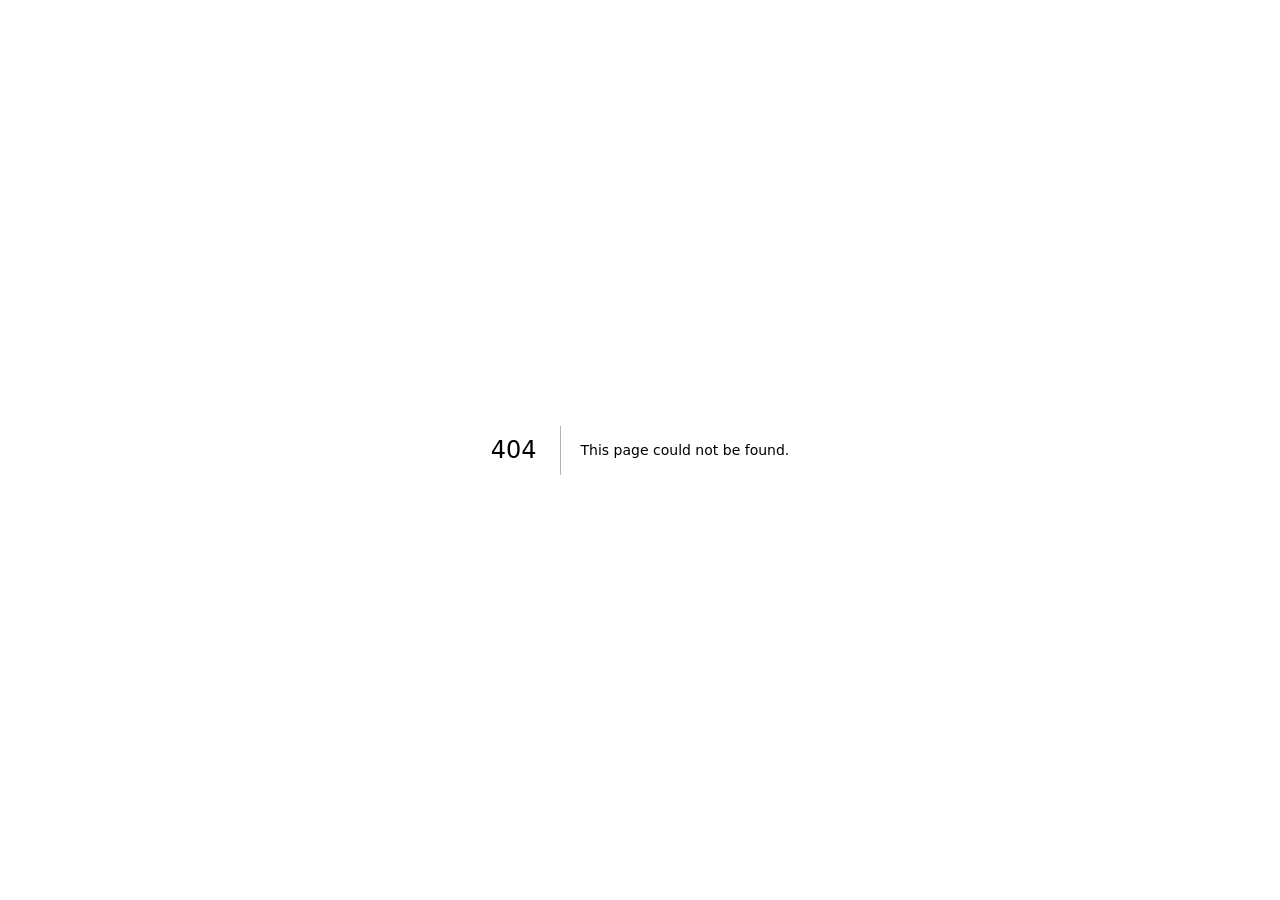
<file: 404/index.html>
<!DOCTYPE html><html lang="ru" class="manrope_63c6f283-module__sP16pG__variable"><head><meta charSet="utf-8"/><meta name="viewport" content="width=device-width, initial-scale=1"/><link rel="stylesheet" href="/_next/static/chunks/368jp0t5zi7uv.css" data-precedence="next"/><link rel="preload" as="script" fetchPriority="low" href="/_next/static/chunks/1ee4c-6fpawm5.js"/><script src="/_next/static/chunks/0unposf1nv8qm.js" async=""></script><script src="/_next/static/chunks/3j9pm5otqxm82.js" async=""></script><script src="/_next/static/chunks/turbopack-16re444kyvsw9.js" async=""></script><script src="/_next/static/chunks/1z6x88ihszho0.js" async=""></script><script src="/_next/static/chunks/158myu8e_yme3.js" async=""></script><meta name="robots" content="noindex"/><meta name="next-size-adjust" content=""/><title>404: This page could not be found.</title><meta name="theme-color" content="#0E1A24"/><title>ЛИНЗЕР — проектирование и монтаж фасадов и остекления зданий | Владивосток</title><meta name="description" content="ЛИНЗЕР — навесные вентилируемые фасады, светопрозрачные конструкции и витражи для высотного строительства. С 2008 года, более 70 объектов на Дальнем Востоке. Собственное производство и монтаж."/><meta property="og:title" content="ЛИНЗЕР — фасады и остекление зданий"/><meta property="og:description" content="Навесные вентилируемые фасады, светопрозрачные конструкции, витражи. С 2008 года, более 70 объектов. Владивосток — Хабаровск — Находка."/><meta property="og:locale" content="ru_RU"/><meta property="og:type" content="website"/><meta name="twitter:card" content="summary"/><meta name="twitter:title" content="ЛИНЗЕР — фасады и остекление зданий"/><meta name="twitter:description" content="Навесные вентилируемые фасады, светопрозрачные конструкции, витражи. С 2008 года, более 70 объектов. Владивосток — Хабаровск — Находка."/><link rel="icon" href="/favicon.ico?favicon.2vob68tjqpejf.ico" sizes="256x256" type="image/x-icon"/><script src="/_next/static/chunks/0cz1d0mv5g_q7.js" noModule=""></script></head><body><div hidden=""><!--$--><!--/$--></div><div style="font-family:system-ui,&quot;Segoe UI&quot;,Roboto,Helvetica,Arial,sans-serif,&quot;Apple Color Emoji&quot;,&quot;Segoe UI Emoji&quot;;height:100vh;text-align:center;display:flex;flex-direction:column;align-items:center;justify-content:center"><div><style>body{color:#000;background:#fff;margin:0}.next-error-h1{border-right:1px solid rgba(0,0,0,.3)}@media (prefers-color-scheme:dark){body{color:#fff;background:#000}.next-error-h1{border-right:1px solid rgba(255,255,255,.3)}}</style><h1 class="next-error-h1" style="display:inline-block;margin:0 20px 0 0;padding:0 23px 0 0;font-size:24px;font-weight:500;vertical-align:top;line-height:49px">404</h1><div style="display:inline-block"><h2 style="font-size:14px;font-weight:400;line-height:49px;margin:0">This page could not be found.</h2></div></div></div><!--$--><!--/$--><script src="/_next/static/chunks/1ee4c-6fpawm5.js" id="_R_" async=""></script><script>(self.__next_f=self.__next_f||[]).push([0])</script><script>self.__next_f.push([1,"1:\"$Sreact.fragment\"\n2:I[39756,[\"/_next/static/chunks/1z6x88ihszho0.js\",\"/_next/static/chunks/158myu8e_yme3.js\"],\"default\"]\n3:I[37457,[\"/_next/static/chunks/1z6x88ihszho0.js\",\"/_next/static/chunks/158myu8e_yme3.js\"],\"default\"]\n4:I[97367,[\"/_next/static/chunks/1z6x88ihszho0.js\",\"/_next/static/chunks/158myu8e_yme3.js\"],\"OutletBoundary\"]\n5:\"$Sreact.suspense\"\n8:I[97367,[\"/_next/static/chunks/1z6x88ihszho0.js\",\"/_next/static/chunks/158myu8e_yme3.js\"],\"ViewportBoundary\"]\na:I[97367,[\"/_next/static/chunks/1z6x88ihszho0.js\",\"/_next/static/chunks/158myu8e_yme3.js\"],\"MetadataBoundary\"]\nc:I[68027,[\"/_next/static/chunks/1z6x88ihszho0.js\",\"/_next/static/chunks/158myu8e_yme3.js\"],\"default\",1]\n:HL[\"/_next/static/chunks/368jp0t5zi7uv.css\",\"style\"]\n"])</script><script>self.__next_f.push([1,"0:{\"P\":null,\"c\":[\"\",\"_not-found\",\"\"],\"q\":\"\",\"i\":false,\"f\":[[[\"\",{\"children\":[\"/_not-found\",{\"children\":[\"__PAGE__\",{}]}]},\"$undefined\",\"$undefined\",16],[[\"$\",\"$1\",\"c\",{\"children\":[[[\"$\",\"link\",\"0\",{\"rel\":\"stylesheet\",\"href\":\"/_next/static/chunks/368jp0t5zi7uv.css\",\"precedence\":\"next\",\"crossOrigin\":\"$undefined\",\"nonce\":\"$undefined\"}],[\"$\",\"script\",\"script-0\",{\"src\":\"/_next/static/chunks/1z6x88ihszho0.js\",\"async\":true,\"nonce\":\"$undefined\"}],[\"$\",\"script\",\"script-1\",{\"src\":\"/_next/static/chunks/158myu8e_yme3.js\",\"async\":true,\"nonce\":\"$undefined\"}]],[\"$\",\"html\",null,{\"lang\":\"ru\",\"className\":\"manrope_63c6f283-module__sP16pG__variable\",\"children\":[\"$\",\"body\",null,{\"children\":[[\"$\",\"$L2\",null,{\"parallelRouterKey\":\"children\",\"error\":\"$undefined\",\"errorStyles\":\"$undefined\",\"errorScripts\":\"$undefined\",\"template\":[\"$\",\"$L3\",null,{}],\"templateStyles\":\"$undefined\",\"templateScripts\":\"$undefined\",\"notFound\":[[[\"$\",\"title\",null,{\"children\":\"404: This page could not be found.\"}],[\"$\",\"div\",null,{\"style\":{\"fontFamily\":\"system-ui,\\\"Segoe UI\\\",Roboto,Helvetica,Arial,sans-serif,\\\"Apple Color Emoji\\\",\\\"Segoe UI Emoji\\\"\",\"height\":\"100vh\",\"textAlign\":\"center\",\"display\":\"flex\",\"flexDirection\":\"column\",\"alignItems\":\"center\",\"justifyContent\":\"center\"},\"children\":[\"$\",\"div\",null,{\"children\":[[\"$\",\"style\",null,{\"dangerouslySetInnerHTML\":{\"__html\":\"body{color:#000;background:#fff;margin:0}.next-error-h1{border-right:1px solid rgba(0,0,0,.3)}@media (prefers-color-scheme:dark){body{color:#fff;background:#000}.next-error-h1{border-right:1px solid rgba(255,255,255,.3)}}\"}}],[\"$\",\"h1\",null,{\"className\":\"next-error-h1\",\"style\":{\"display\":\"inline-block\",\"margin\":\"0 20px 0 0\",\"padding\":\"0 23px 0 0\",\"fontSize\":24,\"fontWeight\":500,\"verticalAlign\":\"top\",\"lineHeight\":\"49px\"},\"children\":404}],[\"$\",\"div\",null,{\"style\":{\"display\":\"inline-block\"},\"children\":[\"$\",\"h2\",null,{\"style\":{\"fontSize\":14,\"fontWeight\":400,\"lineHeight\":\"49px\",\"margin\":0},\"children\":\"This page could not be found.\"}]}]]}]}]],[]],\"forbidden\":\"$undefined\",\"unauthorized\":\"$undefined\"}],\"$undefined\"]}]}]]}],{\"children\":[[\"$\",\"$1\",\"c\",{\"children\":[null,[\"$\",\"$L2\",null,{\"parallelRouterKey\":\"children\",\"error\":\"$undefined\",\"errorStyles\":\"$undefined\",\"errorScripts\":\"$undefined\",\"template\":[\"$\",\"$L3\",null,{}],\"templateStyles\":\"$undefined\",\"templateScripts\":\"$undefined\",\"notFound\":\"$undefined\",\"forbidden\":\"$undefined\",\"unauthorized\":\"$undefined\"}]]}],{\"children\":[[\"$\",\"$1\",\"c\",{\"children\":[[[\"$\",\"title\",null,{\"children\":\"404: This page could not be found.\"}],[\"$\",\"div\",null,{\"style\":\"$0:f:0:1:0:props:children:1:props:children:props:children:0:props:notFound:0:1:props:style\",\"children\":[\"$\",\"div\",null,{\"children\":[[\"$\",\"style\",null,{\"dangerouslySetInnerHTML\":{\"__html\":\"body{color:#000;background:#fff;margin:0}.next-error-h1{border-right:1px solid rgba(0,0,0,.3)}@media (prefers-color-scheme:dark){body{color:#fff;background:#000}.next-error-h1{border-right:1px solid rgba(255,255,255,.3)}}\"}}],[\"$\",\"h1\",null,{\"className\":\"next-error-h1\",\"style\":\"$0:f:0:1:0:props:children:1:props:children:props:children:0:props:notFound:0:1:props:children:props:children:1:props:style\",\"children\":404}],[\"$\",\"div\",null,{\"style\":\"$0:f:0:1:0:props:children:1:props:children:props:children:0:props:notFound:0:1:props:children:props:children:2:props:style\",\"children\":[\"$\",\"h2\",null,{\"style\":\"$0:f:0:1:0:props:children:1:props:children:props:children:0:props:notFound:0:1:props:children:props:children:2:props:children:props:style\",\"children\":\"This page could not be found.\"}]}]]}]}]],null,[\"$\",\"$L4\",null,{\"children\":[\"$\",\"$5\",null,{\"name\":\"Next.MetadataOutlet\",\"children\":\"$@6\"}]}]]}],{},null,false,null]},null,false,\"$@7\"]},null,false,null],[\"$\",\"$1\",\"h\",{\"children\":[[\"$\",\"meta\",null,{\"name\":\"robots\",\"content\":\"noindex\"}],[\"$\",\"$L8\",null,{\"children\":\"$L9\"}],[\"$\",\"div\",null,{\"hidden\":true,\"children\":[\"$\",\"$La\",null,{\"children\":[\"$\",\"$5\",null,{\"name\":\"Next.Metadata\",\"children\":\"$Lb\"}]}]}],[\"$\",\"meta\",null,{\"name\":\"next-size-adjust\",\"content\":\"\"}]]}],false]],\"m\":\"$undefined\",\"G\":[\"$c\",[[\"$\",\"link\",\"0\",{\"rel\":\"stylesheet\",\"href\":\"/_next/static/chunks/368jp0t5zi7uv.css\",\"precedence\":\"next\",\"crossOrigin\":\"$undefined\",\"nonce\":\"$undefined\"}]]],\"S\":true,\"h\":null,\"s\":\"$undefined\",\"l\":\"$undefined\",\"p\":\"$undefined\",\"d\":\"$undefined\",\"b\":\"qXMCNqEVesYpIDRaEvfyr\"}\n"])</script><script>self.__next_f.push([1,"d:[]\n7:\"$Wd\"\n"])</script><script>self.__next_f.push([1,"9:[[\"$\",\"meta\",\"0\",{\"charSet\":\"utf-8\"}],[\"$\",\"meta\",\"1\",{\"name\":\"viewport\",\"content\":\"width=device-width, initial-scale=1\"}],[\"$\",\"meta\",\"2\",{\"name\":\"theme-color\",\"content\":\"#0E1A24\"}]]\n"])</script><script>self.__next_f.push([1,"e:I[27201,[\"/_next/static/chunks/1z6x88ihszho0.js\",\"/_next/static/chunks/158myu8e_yme3.js\"],\"IconMark\"]\n6:null\nb:[[\"$\",\"title\",\"0\",{\"children\":\"ЛИНЗЕР — проектирование и монтаж фасадов и остекления зданий | Владивосток\"}],[\"$\",\"meta\",\"1\",{\"name\":\"description\",\"content\":\"ЛИНЗЕР — навесные вентилируемые фасады, светопрозрачные конструкции и витражи для высотного строительства. С 2008 года, более 70 объектов на Дальнем Востоке. Собственное производство и монтаж.\"}],[\"$\",\"meta\",\"2\",{\"property\":\"og:title\",\"content\":\"ЛИНЗЕР — фасады и остекление зданий\"}],[\"$\",\"meta\",\"3\",{\"property\":\"og:description\",\"content\":\"Навесные вентилируемые фасады, светопрозрачные конструкции, витражи. С 2008 года, более 70 объектов. Владивосток — Хабаровск — Находка.\"}],[\"$\",\"meta\",\"4\",{\"property\":\"og:locale\",\"content\":\"ru_RU\"}],[\"$\",\"meta\",\"5\",{\"property\":\"og:type\",\"content\":\"website\"}],[\"$\",\"meta\",\"6\",{\"name\":\"twitter:card\",\"content\":\"summary\"}],[\"$\",\"meta\",\"7\",{\"name\":\"twitter:title\",\"content\":\"ЛИНЗЕР — фасады и остекление зданий\"}],[\"$\",\"meta\",\"8\",{\"name\":\"twitter:description\",\"content\":\"Навесные вентилируемые фасады, светопрозрачные конструкции, витражи. С 2008 года, более 70 объектов. Владивосток — Хабаровск — Находка.\"}],[\"$\",\"link\",\"9\",{\"rel\":\"icon\",\"href\":\"/favicon.ico?favicon.2vob68tjqpejf.ico\",\"sizes\":\"256x256\",\"type\":\"image/x-icon\"}],[\"$\",\"$Le\",\"10\",{}]]\n"])</script></body></html>
</file>
<file: _next/static/chunks/368jp0t5zi7uv.css>
@font-face{font-family:Manrope;font-style:normal;font-weight:400;font-display:swap;src:url(../media/a342834df7752944-s.3hd2l7bm32o7k.woff2)format("woff2");unicode-range:U+460-52F,U+1C80-1C8A,U+20B4,U+2DE0-2DFF,U+A640-A69F,U+FE2E-FE2F}@font-face{font-family:Manrope;font-style:normal;font-weight:400;font-display:swap;src:url(../media/d3fe2f289711ac3f-s.p.1l2zhvq5eocqf.woff2)format("woff2");unicode-range:U+301,U+400-45F,U+490-491,U+4B0-4B1,U+2116}@font-face{font-family:Manrope;font-style:normal;font-weight:400;font-display:swap;src:url(../media/58c4895d0a0ef7cc-s.2vhvl9vrvk-va.woff2)format("woff2");unicode-range:U+370-377,U+37A-37F,U+384-38A,U+38C,U+38E-3A1,U+3A3-3FF}@font-face{font-family:Manrope;font-style:normal;font-weight:400;font-display:swap;src:url(../media/bfc7db5c00d21bc5-s.173xwsdme27n8.woff2)format("woff2");unicode-range:U+102-103,U+110-111,U+128-129,U+168-169,U+1A0-1A1,U+1AF-1B0,U+300-301,U+303-304,U+308-309,U+323,U+329,U+1EA0-1EF9,U+20AB}@font-face{font-family:Manrope;font-style:normal;font-weight:400;font-display:swap;src:url(../media/6ab0db14f70d8ed6-s.13hnt-xgp82zk.woff2)format("woff2");unicode-range:U+100-2BA,U+2BD-2C5,U+2C7-2CC,U+2CE-2D7,U+2DD-2FF,U+304,U+308,U+329,U+1D00-1DBF,U+1E00-1E9F,U+1EF2-1EFF,U+2020,U+20A0-20AB,U+20AD-20C0,U+2113,U+2C60-2C7F,U+A720-A7FF}@font-face{font-family:Manrope;font-style:normal;font-weight:400;font-display:swap;src:url(../media/a343f882a40d2cc9-s.p.1sj6eobyi31rd.woff2)format("woff2");unicode-range:U+??,U+131,U+152-153,U+2BB-2BC,U+2C6,U+2DA,U+2DC,U+304,U+308,U+329,U+2000-206F,U+20AC,U+2122,U+2191,U+2193,U+2212,U+2215,U+FEFF,U+FFFD}@font-face{font-family:Manrope;font-style:normal;font-weight:500;font-display:swap;src:url(../media/a342834df7752944-s.3hd2l7bm32o7k.woff2)format("woff2");unicode-range:U+460-52F,U+1C80-1C8A,U+20B4,U+2DE0-2DFF,U+A640-A69F,U+FE2E-FE2F}@font-face{font-family:Manrope;font-style:normal;font-weight:500;font-display:swap;src:url(../media/d3fe2f289711ac3f-s.p.1l2zhvq5eocqf.woff2)format("woff2");unicode-range:U+301,U+400-45F,U+490-491,U+4B0-4B1,U+2116}@font-face{font-family:Manrope;font-style:normal;font-weight:500;font-display:swap;src:url(../media/58c4895d0a0ef7cc-s.2vhvl9vrvk-va.woff2)format("woff2");unicode-range:U+370-377,U+37A-37F,U+384-38A,U+38C,U+38E-3A1,U+3A3-3FF}@font-face{font-family:Manrope;font-style:normal;font-weight:500;font-display:swap;src:url(../media/bfc7db5c00d21bc5-s.173xwsdme27n8.woff2)format("woff2");unicode-range:U+102-103,U+110-111,U+128-129,U+168-169,U+1A0-1A1,U+1AF-1B0,U+300-301,U+303-304,U+308-309,U+323,U+329,U+1EA0-1EF9,U+20AB}@font-face{font-family:Manrope;font-style:normal;font-weight:500;font-display:swap;src:url(../media/6ab0db14f70d8ed6-s.13hnt-xgp82zk.woff2)format("woff2");unicode-range:U+100-2BA,U+2BD-2C5,U+2C7-2CC,U+2CE-2D7,U+2DD-2FF,U+304,U+308,U+329,U+1D00-1DBF,U+1E00-1E9F,U+1EF2-1EFF,U+2020,U+20A0-20AB,U+20AD-20C0,U+2113,U+2C60-2C7F,U+A720-A7FF}@font-face{font-family:Manrope;font-style:normal;font-weight:500;font-display:swap;src:url(../media/a343f882a40d2cc9-s.p.1sj6eobyi31rd.woff2)format("woff2");unicode-range:U+??,U+131,U+152-153,U+2BB-2BC,U+2C6,U+2DA,U+2DC,U+304,U+308,U+329,U+2000-206F,U+20AC,U+2122,U+2191,U+2193,U+2212,U+2215,U+FEFF,U+FFFD}@font-face{font-family:Manrope;font-style:normal;font-weight:600;font-display:swap;src:url(../media/a342834df7752944-s.3hd2l7bm32o7k.woff2)format("woff2");unicode-range:U+460-52F,U+1C80-1C8A,U+20B4,U+2DE0-2DFF,U+A640-A69F,U+FE2E-FE2F}@font-face{font-family:Manrope;font-style:normal;font-weight:600;font-display:swap;src:url(../media/d3fe2f289711ac3f-s.p.1l2zhvq5eocqf.woff2)format("woff2");unicode-range:U+301,U+400-45F,U+490-491,U+4B0-4B1,U+2116}@font-face{font-family:Manrope;font-style:normal;font-weight:600;font-display:swap;src:url(../media/58c4895d0a0ef7cc-s.2vhvl9vrvk-va.woff2)format("woff2");unicode-range:U+370-377,U+37A-37F,U+384-38A,U+38C,U+38E-3A1,U+3A3-3FF}@font-face{font-family:Manrope;font-style:normal;font-weight:600;font-display:swap;src:url(../media/bfc7db5c00d21bc5-s.173xwsdme27n8.woff2)format("woff2");unicode-range:U+102-103,U+110-111,U+128-129,U+168-169,U+1A0-1A1,U+1AF-1B0,U+300-301,U+303-304,U+308-309,U+323,U+329,U+1EA0-1EF9,U+20AB}@font-face{font-family:Manrope;font-style:normal;font-weight:600;font-display:swap;src:url(../media/6ab0db14f70d8ed6-s.13hnt-xgp82zk.woff2)format("woff2");unicode-range:U+100-2BA,U+2BD-2C5,U+2C7-2CC,U+2CE-2D7,U+2DD-2FF,U+304,U+308,U+329,U+1D00-1DBF,U+1E00-1E9F,U+1EF2-1EFF,U+2020,U+20A0-20AB,U+20AD-20C0,U+2113,U+2C60-2C7F,U+A720-A7FF}@font-face{font-family:Manrope;font-style:normal;font-weight:600;font-display:swap;src:url(../media/a343f882a40d2cc9-s.p.1sj6eobyi31rd.woff2)format("woff2");unicode-range:U+??,U+131,U+152-153,U+2BB-2BC,U+2C6,U+2DA,U+2DC,U+304,U+308,U+329,U+2000-206F,U+20AC,U+2122,U+2191,U+2193,U+2212,U+2215,U+FEFF,U+FFFD}@font-face{font-family:Manrope;font-style:normal;font-weight:700;font-display:swap;src:url(../media/a342834df7752944-s.3hd2l7bm32o7k.woff2)format("woff2");unicode-range:U+460-52F,U+1C80-1C8A,U+20B4,U+2DE0-2DFF,U+A640-A69F,U+FE2E-FE2F}@font-face{font-family:Manrope;font-style:normal;font-weight:700;font-display:swap;src:url(../media/d3fe2f289711ac3f-s.p.1l2zhvq5eocqf.woff2)format("woff2");unicode-range:U+301,U+400-45F,U+490-491,U+4B0-4B1,U+2116}@font-face{font-family:Manrope;font-style:normal;font-weight:700;font-display:swap;src:url(../media/58c4895d0a0ef7cc-s.2vhvl9vrvk-va.woff2)format("woff2");unicode-range:U+370-377,U+37A-37F,U+384-38A,U+38C,U+38E-3A1,U+3A3-3FF}@font-face{font-family:Manrope;font-style:normal;font-weight:700;font-display:swap;src:url(../media/bfc7db5c00d21bc5-s.173xwsdme27n8.woff2)format("woff2");unicode-range:U+102-103,U+110-111,U+128-129,U+168-169,U+1A0-1A1,U+1AF-1B0,U+300-301,U+303-304,U+308-309,U+323,U+329,U+1EA0-1EF9,U+20AB}@font-face{font-family:Manrope;font-style:normal;font-weight:700;font-display:swap;src:url(../media/6ab0db14f70d8ed6-s.13hnt-xgp82zk.woff2)format("woff2");unicode-range:U+100-2BA,U+2BD-2C5,U+2C7-2CC,U+2CE-2D7,U+2DD-2FF,U+304,U+308,U+329,U+1D00-1DBF,U+1E00-1E9F,U+1EF2-1EFF,U+2020,U+20A0-20AB,U+20AD-20C0,U+2113,U+2C60-2C7F,U+A720-A7FF}@font-face{font-family:Manrope;font-style:normal;font-weight:700;font-display:swap;src:url(../media/a343f882a40d2cc9-s.p.1sj6eobyi31rd.woff2)format("woff2");unicode-range:U+??,U+131,U+152-153,U+2BB-2BC,U+2C6,U+2DA,U+2DC,U+304,U+308,U+329,U+2000-206F,U+20AC,U+2122,U+2191,U+2193,U+2212,U+2215,U+FEFF,U+FFFD}@font-face{font-family:Manrope;font-style:normal;font-weight:800;font-display:swap;src:url(../media/a342834df7752944-s.3hd2l7bm32o7k.woff2)format("woff2");unicode-range:U+460-52F,U+1C80-1C8A,U+20B4,U+2DE0-2DFF,U+A640-A69F,U+FE2E-FE2F}@font-face{font-family:Manrope;font-style:normal;font-weight:800;font-display:swap;src:url(../media/d3fe2f289711ac3f-s.p.1l2zhvq5eocqf.woff2)format("woff2");unicode-range:U+301,U+400-45F,U+490-491,U+4B0-4B1,U+2116}@font-face{font-family:Manrope;font-style:normal;font-weight:800;font-display:swap;src:url(../media/58c4895d0a0ef7cc-s.2vhvl9vrvk-va.woff2)format("woff2");unicode-range:U+370-377,U+37A-37F,U+384-38A,U+38C,U+38E-3A1,U+3A3-3FF}@font-face{font-family:Manrope;font-style:normal;font-weight:800;font-display:swap;src:url(../media/bfc7db5c00d21bc5-s.173xwsdme27n8.woff2)format("woff2");unicode-range:U+102-103,U+110-111,U+128-129,U+168-169,U+1A0-1A1,U+1AF-1B0,U+300-301,U+303-304,U+308-309,U+323,U+329,U+1EA0-1EF9,U+20AB}@font-face{font-family:Manrope;font-style:normal;font-weight:800;font-display:swap;src:url(../media/6ab0db14f70d8ed6-s.13hnt-xgp82zk.woff2)format("woff2");unicode-range:U+100-2BA,U+2BD-2C5,U+2C7-2CC,U+2CE-2D7,U+2DD-2FF,U+304,U+308,U+329,U+1D00-1DBF,U+1E00-1E9F,U+1EF2-1EFF,U+2020,U+20A0-20AB,U+20AD-20C0,U+2113,U+2C60-2C7F,U+A720-A7FF}@font-face{font-family:Manrope;font-style:normal;font-weight:800;font-display:swap;src:url(../media/a343f882a40d2cc9-s.p.1sj6eobyi31rd.woff2)format("woff2");unicode-range:U+??,U+131,U+152-153,U+2BB-2BC,U+2C6,U+2DA,U+2DC,U+304,U+308,U+329,U+2000-206F,U+20AC,U+2122,U+2191,U+2193,U+2212,U+2215,U+FEFF,U+FFFD}@font-face{font-family:Manrope Fallback;src:local(Arial);ascent-override:103.31%;descent-override:29.07%;line-gap-override:0.0%;size-adjust:103.19%}.manrope_63c6f283-module__sP16pG__className{font-family:Manrope,Manrope Fallback;font-style:normal}.manrope_63c6f283-module__sP16pG__variable{--font-manrope:"Manrope", "Manrope Fallback"}
@layer properties{@supports (((-webkit-hyphens:none)) and (not (margin-trim:inline))) or ((-moz-orient:inline) and (not (color:rgb(from red r g b)))){*,:before,:after,::backdrop{--tw-translate-x:0;--tw-translate-y:0;--tw-translate-z:0;--tw-scroll-snap-strictness:proximity;--tw-divide-y-reverse:0;--tw-border-style:solid;--tw-gradient-position:initial;--tw-gradient-from:#0000;--tw-gradient-via:#0000;--tw-gradient-to:#0000;--tw-gradient-stops:initial;--tw-gradient-via-stops:initial;--tw-gradient-from-position:0%;--tw-gradient-via-position:50%;--tw-gradient-to-position:100%;--tw-leading:initial;--tw-font-weight:initial;--tw-tracking:initial;--tw-backdrop-blur:initial;--tw-backdrop-brightness:initial;--tw-backdrop-contrast:initial;--tw-backdrop-grayscale:initial;--tw-backdrop-hue-rotate:initial;--tw-backdrop-invert:initial;--tw-backdrop-opacity:initial;--tw-backdrop-saturate:initial;--tw-backdrop-sepia:initial;--tw-duration:initial;--tw-ease:initial;--tw-scale-x:1;--tw-scale-y:1;--tw-scale-z:1;--tw-shadow:0 0 #0000;--tw-shadow-color:initial;--tw-shadow-alpha:100%;--tw-inset-shadow:0 0 #0000;--tw-inset-shadow-color:initial;--tw-inset-shadow-alpha:100%;--tw-ring-color:initial;--tw-ring-shadow:0 0 #0000;--tw-inset-ring-color:initial;--tw-inset-ring-shadow:0 0 #0000;--tw-ring-inset:initial;--tw-ring-offset-width:0px;--tw-ring-offset-color:#fff;--tw-ring-offset-shadow:0 0 #0000}}}@layer theme{:root,:host{--font-sans:var(--font-manrope), ui-sans-serif, system-ui, sans-serif;--font-mono:ui-monospace, SFMono-Regular, Menlo, Monaco, Consolas, "Liberation Mono", "Courier New", monospace;--color-white:#fff;--spacing:.25rem;--container-xs:20rem;--container-sm:24rem;--container-xl:36rem;--container-2xl:42rem;--container-3xl:48rem;--container-4xl:56rem;--text-xs:.75rem;--text-xs--line-height:calc(1 / .75);--text-sm:.875rem;--text-sm--line-height:calc(1.25 / .875);--text-base:1rem;--text-base--line-height:calc(1.5 / 1);--text-lg:1.125rem;--text-lg--line-height:calc(1.75 / 1.125);--text-xl:1.25rem;--text-xl--line-height:calc(1.75 / 1.25);--text-2xl:1.5rem;--text-2xl--line-height:calc(2 / 1.5);--text-3xl:1.875rem;--text-3xl--line-height:calc(2.25 / 1.875);--text-4xl:2.25rem;--text-4xl--line-height:calc(2.5 / 2.25);--font-weight-medium:500;--font-weight-semibold:600;--font-weight-bold:700;--font-weight-extrabold:800;--tracking-tight:-.025em;--tracking-wide:.025em;--tracking-wider:.05em;--tracking-widest:.1em;--leading-tight:1.25;--leading-snug:1.375;--leading-relaxed:1.625;--radius-lg:.5rem;--radius-xl:.75rem;--radius-2xl:1rem;--radius-3xl:1.5rem;--ease-out:cubic-bezier(0, 0, .2, 1);--blur-sm:8px;--blur-md:12px;--default-transition-duration:.15s;--default-transition-timing-function:cubic-bezier(.4, 0, .2, 1);--default-font-family:var(--font-sans);--default-mono-font-family:var(--font-mono);--color-navy:#0e1a24;--color-navy-2:#14283a;--color-navy-3:#1e3a52;--color-accent:#1ab3ff;--color-accent-d:#0e9be6;--color-ink:#14202b;--color-muted:#5c6b78;--color-line:#e3e8ec;--color-paper:#fff;--color-paper-soft:#f4f6f8;--ease-brand:cubic-bezier(.22, .61, .36, 1)}}@layer base{*,:after,:before,::backdrop{box-sizing:border-box;border:0 solid;margin:0;padding:0}::file-selector-button{box-sizing:border-box;border:0 solid;margin:0;padding:0}html,:host{-webkit-text-size-adjust:100%;tab-size:4;line-height:1.5;font-family:var(--default-font-family,ui-sans-serif, system-ui, sans-serif, "Apple Color Emoji", "Segoe UI Emoji", "Segoe UI Symbol", "Noto Color Emoji");font-feature-settings:var(--default-font-feature-settings,normal);font-variation-settings:var(--default-font-variation-settings,normal);-webkit-tap-highlight-color:transparent}hr{height:0;color:inherit;border-top-width:1px}abbr:where([title]){-webkit-text-decoration:underline dotted;text-decoration:underline dotted}h1,h2,h3,h4,h5,h6{font-size:inherit;font-weight:inherit}a{color:inherit;-webkit-text-decoration:inherit;-webkit-text-decoration:inherit;-webkit-text-decoration:inherit;-webkit-text-decoration:inherit;text-decoration:inherit}b,strong{font-weight:bolder}code,kbd,samp,pre{font-family:var(--default-mono-font-family,ui-monospace, SFMono-Regular, Menlo, Monaco, Consolas, "Liberation Mono", "Courier New", monospace);font-feature-settings:var(--default-mono-font-feature-settings,normal);font-variation-settings:var(--default-mono-font-variation-settings,normal);font-size:1em}small{font-size:80%}sub,sup{vertical-align:baseline;font-size:75%;line-height:0;position:relative}sub{bottom:-.25em}sup{top:-.5em}table{text-indent:0;border-color:inherit;border-collapse:collapse}:-moz-focusring{outline:auto}progress{vertical-align:baseline}summary{display:list-item}ol,ul,menu{list-style:none}img,svg,video,canvas,audio,iframe,embed,object{vertical-align:middle;display:block}img,video{max-width:100%;height:auto}button,input,select,optgroup,textarea{font:inherit;font-feature-settings:inherit;font-variation-settings:inherit;letter-spacing:inherit;color:inherit;opacity:1;background-color:#0000;border-radius:0}::file-selector-button{font:inherit;font-feature-settings:inherit;font-variation-settings:inherit;letter-spacing:inherit;color:inherit;opacity:1;background-color:#0000;border-radius:0}:where(select:is([multiple],[size])) optgroup{font-weight:bolder}:where(select:is([multiple],[size])) optgroup option{padding-inline-start:20px}::file-selector-button{margin-inline-end:4px}::placeholder{opacity:1}@supports (not ((-webkit-appearance:-apple-pay-button))) or (contain-intrinsic-size:1px){::placeholder{color:currentColor}@supports (color:color-mix(in lab, red, red)){::placeholder{color:color-mix(in oklab, currentcolor 50%, transparent)}}}textarea{resize:vertical}::-webkit-search-decoration{-webkit-appearance:none}::-webkit-date-and-time-value{min-height:1lh;text-align:inherit}::-webkit-datetime-edit{display:inline-flex}::-webkit-datetime-edit-fields-wrapper{padding:0}::-webkit-datetime-edit{padding-block:0}::-webkit-datetime-edit-year-field{padding-block:0}::-webkit-datetime-edit-month-field{padding-block:0}::-webkit-datetime-edit-day-field{padding-block:0}::-webkit-datetime-edit-hour-field{padding-block:0}::-webkit-datetime-edit-minute-field{padding-block:0}::-webkit-datetime-edit-second-field{padding-block:0}::-webkit-datetime-edit-millisecond-field{padding-block:0}::-webkit-datetime-edit-meridiem-field{padding-block:0}::-webkit-calendar-picker-indicator{line-height:1}:-moz-ui-invalid{box-shadow:none}button,input:where([type=button],[type=reset],[type=submit]){appearance:button}::file-selector-button{appearance:button}::-webkit-inner-spin-button{height:auto}::-webkit-outer-spin-button{height:auto}[hidden]:where(:not([hidden=until-found])){display:none!important}}@layer components;@layer utilities{.pointer-events-none{pointer-events:none}.absolute{position:absolute}.fixed{position:fixed}.relative{position:relative}.static{position:static}.sticky{position:sticky}.inset-0{inset:0}.-inset-x-2{inset-inline:calc(var(--spacing) * -2)}.inset-x-0{inset-inline:0}.-inset-y-4{inset-block:calc(var(--spacing) * -4)}.top-0{top:0}.right-0{right:0}.bottom-0{bottom:0}.bottom-3{bottom:calc(var(--spacing) * 3)}.bottom-6{bottom:calc(var(--spacing) * 6)}.left-1\/2{left:50%}.left-4{left:calc(var(--spacing) * 4)}.-z-10{z-index:calc(10 * -1)}.z-10{z-index:10}.z-50{z-index:50}.z-\[60\]{z-index:60}.mx-auto{margin-inline:auto}.mt-0\.5{margin-top:calc(var(--spacing) * .5)}.mt-1{margin-top:var(--spacing)}.mt-1\.5{margin-top:calc(var(--spacing) * 1.5)}.mt-2{margin-top:calc(var(--spacing) * 2)}.mt-2\.5{margin-top:calc(var(--spacing) * 2.5)}.mt-3{margin-top:calc(var(--spacing) * 3)}.mt-4{margin-top:calc(var(--spacing) * 4)}.mt-5{margin-top:calc(var(--spacing) * 5)}.mt-6{margin-top:calc(var(--spacing) * 6)}.mt-7{margin-top:calc(var(--spacing) * 7)}.mt-8{margin-top:calc(var(--spacing) * 8)}.mt-9{margin-top:calc(var(--spacing) * 9)}.mt-10{margin-top:calc(var(--spacing) * 10)}.mt-12{margin-top:calc(var(--spacing) * 12)}.mt-14{margin-top:calc(var(--spacing) * 14)}.mt-\[5px\]{margin-top:5px}.mb-2{margin-bottom:calc(var(--spacing) * 2)}.mb-4{margin-bottom:calc(var(--spacing) * 4)}.mb-6{margin-bottom:calc(var(--spacing) * 6)}.block{display:block}.flex{display:flex}.grid{display:grid}.hidden{display:none}.inline-flex{display:inline-flex}.h-0\.5{height:calc(var(--spacing) * .5)}.h-1{height:var(--spacing)}.h-1\.5{height:calc(var(--spacing) * 1.5)}.h-2{height:calc(var(--spacing) * 2)}.h-5{height:calc(var(--spacing) * 5)}.h-9{height:calc(var(--spacing) * 9)}.h-10{height:calc(var(--spacing) * 10)}.h-14{height:calc(var(--spacing) * 14)}.h-16{height:calc(var(--spacing) * 16)}.h-24{height:calc(var(--spacing) * 24)}.h-48{height:calc(var(--spacing) * 48)}.h-\[58vh\]{height:58vh}.h-\[100svh\]{height:100svh}.h-full{height:100%}.h-px{height:1px}.max-h-0{max-height:0}.max-h-96{max-height:calc(var(--spacing) * 96)}.max-h-\[560px\]{max-height:560px}.min-h-\[100svh\]{min-height:100svh}.w-1{width:var(--spacing)}.w-1\.5{width:calc(var(--spacing) * 1.5)}.w-2{width:calc(var(--spacing) * 2)}.w-5{width:calc(var(--spacing) * 5)}.w-6{width:calc(var(--spacing) * 6)}.w-10{width:calc(var(--spacing) * 10)}.w-14{width:calc(var(--spacing) * 14)}.w-24{width:calc(var(--spacing) * 24)}.w-\[80vw\]{width:80vw}.w-fit{width:fit-content}.w-full{width:100%}.max-w-2xl{max-width:var(--container-2xl)}.max-w-3xl{max-width:var(--container-3xl)}.max-w-4xl{max-width:var(--container-4xl)}.max-w-sm{max-width:var(--container-sm)}.max-w-xl{max-width:var(--container-xl)}.max-w-xs{max-width:var(--container-xs)}.flex-1{flex:1}.shrink-0{flex-shrink:0}.-translate-x-1\/2{--tw-translate-x:calc(calc(1 / 2 * 100%) * -1);translate:var(--tw-translate-x) var(--tw-translate-y)}.-translate-y-2{--tw-translate-y:calc(var(--spacing) * -2);translate:var(--tw-translate-x) var(--tw-translate-y)}.translate-y-2{--tw-translate-y:calc(var(--spacing) * 2);translate:var(--tw-translate-x) var(--tw-translate-y)}.-rotate-45{rotate:-45deg}.rotate-45{rotate:45deg}.cursor-pointer{cursor:pointer}.resize{resize:both}.resize-none{resize:none}.snap-x{scroll-snap-type:x var(--tw-scroll-snap-strictness)}.snap-start{scroll-snap-align:start}.grid-cols-2{grid-template-columns:repeat(2,minmax(0,1fr))}.grid-cols-3{grid-template-columns:repeat(3,minmax(0,1fr))}.flex-col{flex-direction:column}.flex-wrap{flex-wrap:wrap}.items-center{align-items:center}.items-end{align-items:flex-end}.items-start{align-items:flex-start}.justify-between{justify-content:space-between}.justify-center{justify-content:center}.gap-1\.5{gap:calc(var(--spacing) * 1.5)}.gap-2{gap:calc(var(--spacing) * 2)}.gap-2\.5{gap:calc(var(--spacing) * 2.5)}.gap-3{gap:calc(var(--spacing) * 3)}.gap-3\.5{gap:calc(var(--spacing) * 3.5)}.gap-4{gap:calc(var(--spacing) * 4)}.gap-5{gap:calc(var(--spacing) * 5)}.gap-6{gap:calc(var(--spacing) * 6)}.gap-7{gap:calc(var(--spacing) * 7)}.gap-10{gap:calc(var(--spacing) * 10)}.gap-12{gap:calc(var(--spacing) * 12)}.gap-px{gap:1px}:where(.divide-y>:not(:last-child)){--tw-divide-y-reverse:0;border-bottom-style:var(--tw-border-style);border-top-style:var(--tw-border-style);border-top-width:calc(1px * var(--tw-divide-y-reverse));border-bottom-width:calc(1px * calc(1 - var(--tw-divide-y-reverse)))}:where(.divide-line>:not(:last-child)){border-color:var(--color-line)}:where(.divide-white\/10>:not(:last-child)){border-color:#ffffff1a}@supports (color:color-mix(in lab, red, red)){:where(.divide-white\/10>:not(:last-child)){border-color:color-mix(in oklab, var(--color-white) 10%, transparent)}}.overflow-hidden{overflow:hidden}.overflow-x-auto{overflow-x:auto}.rounded-2xl{border-radius:var(--radius-2xl)}.rounded-3xl{border-radius:var(--radius-3xl)}.rounded-full{border-radius:3.40282e38px}.rounded-lg{border-radius:var(--radius-lg)}.rounded-xl{border-radius:var(--radius-xl)}.border{border-style:var(--tw-border-style);border-width:1px}.border-t{border-top-style:var(--tw-border-style);border-top-width:1px}.border-b{border-bottom-style:var(--tw-border-style);border-bottom-width:1px}.border-line{border-color:var(--color-line)}.border-transparent{border-color:#0000}.border-white\/10{border-color:#ffffff1a}@supports (color:color-mix(in lab, red, red)){.border-white\/10{border-color:color-mix(in oklab, var(--color-white) 10%, transparent)}}.border-white\/25{border-color:#ffffff40}@supports (color:color-mix(in lab, red, red)){.border-white\/25{border-color:color-mix(in oklab, var(--color-white) 25%, transparent)}}.border-white\/30{border-color:#ffffff4d}@supports (color:color-mix(in lab, red, red)){.border-white\/30{border-color:color-mix(in oklab, var(--color-white) 30%, transparent)}}.bg-\[\#0e1a24\]{background-color:#0e1a24}.bg-accent{background-color:var(--color-accent)}.bg-line{background-color:var(--color-line)}.bg-navy{background-color:var(--color-navy)}.bg-navy-2{background-color:var(--color-navy-2)}.bg-navy\/0{background-color:#0000}@supports (color:color-mix(in lab, red, red)){.bg-navy\/0{background-color:color-mix(in oklab, var(--color-navy) 0%, transparent)}}.bg-navy\/70{background-color:#0e1a24b3}@supports (color:color-mix(in lab, red, red)){.bg-navy\/70{background-color:color-mix(in oklab, var(--color-navy) 70%, transparent)}}.bg-navy\/85{background-color:#0e1a24d9}@supports (color:color-mix(in lab, red, red)){.bg-navy\/85{background-color:color-mix(in oklab, var(--color-navy) 85%, transparent)}}.bg-navy\/95{background-color:#0e1a24f2}@supports (color:color-mix(in lab, red, red)){.bg-navy\/95{background-color:color-mix(in oklab, var(--color-navy) 95%, transparent)}}.bg-paper-soft{background-color:var(--color-paper-soft)}.bg-transparent{background-color:#0000}.bg-white{background-color:var(--color-white)}.bg-white\/10{background-color:#ffffff1a}@supports (color:color-mix(in lab, red, red)){.bg-white\/10{background-color:color-mix(in oklab, var(--color-white) 10%, transparent)}}.bg-gradient-to-r{--tw-gradient-position:to right in oklab;background-image:linear-gradient(var(--tw-gradient-stops))}.bg-gradient-to-t{--tw-gradient-position:to top in oklab;background-image:linear-gradient(var(--tw-gradient-stops))}.from-navy{--tw-gradient-from:var(--color-navy);--tw-gradient-stops:var(--tw-gradient-via-stops,var(--tw-gradient-position), var(--tw-gradient-from) var(--tw-gradient-from-position), var(--tw-gradient-to) var(--tw-gradient-to-position))}.from-navy\/60{--tw-gradient-from:#0e1a2499}@supports (color:color-mix(in lab, red, red)){.from-navy\/60{--tw-gradient-from:color-mix(in oklab, var(--color-navy) 60%, transparent)}}.from-navy\/60{--tw-gradient-stops:var(--tw-gradient-via-stops,var(--tw-gradient-position), var(--tw-gradient-from) var(--tw-gradient-from-position), var(--tw-gradient-to) var(--tw-gradient-to-position))}.from-navy\/95{--tw-gradient-from:#0e1a24f2}@supports (color:color-mix(in lab, red, red)){.from-navy\/95{--tw-gradient-from:color-mix(in oklab, var(--color-navy) 95%, transparent)}}.from-navy\/95{--tw-gradient-stops:var(--tw-gradient-via-stops,var(--tw-gradient-position), var(--tw-gradient-from) var(--tw-gradient-from-position), var(--tw-gradient-to) var(--tw-gradient-to-position))}.via-navy\/20{--tw-gradient-via:#0e1a2433}@supports (color:color-mix(in lab, red, red)){.via-navy\/20{--tw-gradient-via:color-mix(in oklab, var(--color-navy) 20%, transparent)}}.via-navy\/20{--tw-gradient-via-stops:var(--tw-gradient-position), var(--tw-gradient-from) var(--tw-gradient-from-position), var(--tw-gradient-via) var(--tw-gradient-via-position), var(--tw-gradient-to) var(--tw-gradient-to-position);--tw-gradient-stops:var(--tw-gradient-via-stops)}.via-navy\/55{--tw-gradient-via:#0e1a248c}@supports (color:color-mix(in lab, red, red)){.via-navy\/55{--tw-gradient-via:color-mix(in oklab, var(--color-navy) 55%, transparent)}}.via-navy\/55{--tw-gradient-via-stops:var(--tw-gradient-position), var(--tw-gradient-from) var(--tw-gradient-from-position), var(--tw-gradient-via) var(--tw-gradient-via-position), var(--tw-gradient-to) var(--tw-gradient-to-position);--tw-gradient-stops:var(--tw-gradient-via-stops)}.via-navy\/85{--tw-gradient-via:#0e1a24d9}@supports (color:color-mix(in lab, red, red)){.via-navy\/85{--tw-gradient-via:color-mix(in oklab, var(--color-navy) 85%, transparent)}}.via-navy\/85{--tw-gradient-via-stops:var(--tw-gradient-position), var(--tw-gradient-from) var(--tw-gradient-from-position), var(--tw-gradient-via) var(--tw-gradient-via-position), var(--tw-gradient-to) var(--tw-gradient-to-position);--tw-gradient-stops:var(--tw-gradient-via-stops)}.to-navy\/30{--tw-gradient-to:#0e1a244d}@supports (color:color-mix(in lab, red, red)){.to-navy\/30{--tw-gradient-to:color-mix(in oklab, var(--color-navy) 30%, transparent)}}.to-navy\/30{--tw-gradient-stops:var(--tw-gradient-via-stops,var(--tw-gradient-position), var(--tw-gradient-from) var(--tw-gradient-from-position), var(--tw-gradient-to) var(--tw-gradient-to-position))}.to-transparent{--tw-gradient-to:transparent;--tw-gradient-stops:var(--tw-gradient-via-stops,var(--tw-gradient-position), var(--tw-gradient-from) var(--tw-gradient-from-position), var(--tw-gradient-to) var(--tw-gradient-to-position))}.bg-cover{background-size:cover}.bg-center{background-position:50%}.object-cover{object-fit:cover}.p-1\.5{padding:calc(var(--spacing) * 1.5)}.p-5{padding:calc(var(--spacing) * 5)}.p-6{padding:calc(var(--spacing) * 6)}.p-7{padding:calc(var(--spacing) * 7)}.p-8{padding:calc(var(--spacing) * 8)}.px-4{padding-inline:calc(var(--spacing) * 4)}.px-5{padding-inline:calc(var(--spacing) * 5)}.px-6{padding-inline:calc(var(--spacing) * 6)}.px-7{padding-inline:calc(var(--spacing) * 7)}.py-2{padding-block:calc(var(--spacing) * 2)}.py-2\.5{padding-block:calc(var(--spacing) * 2.5)}.py-3{padding-block:calc(var(--spacing) * 3)}.py-3\.5{padding-block:calc(var(--spacing) * 3.5)}.py-4{padding-block:calc(var(--spacing) * 4)}.py-5{padding-block:calc(var(--spacing) * 5)}.py-16{padding-block:calc(var(--spacing) * 16)}.py-20{padding-block:calc(var(--spacing) * 20)}.py-24{padding-block:calc(var(--spacing) * 24)}.pt-4{padding-top:calc(var(--spacing) * 4)}.pt-16{padding-top:calc(var(--spacing) * 16)}.pr-\[6vw\]{padding-right:6vw}.pb-4{padding-bottom:calc(var(--spacing) * 4)}.pb-20{padding-bottom:calc(var(--spacing) * 20)}.pl-\[6vw\]{padding-left:6vw}.text-center{text-align:center}.text-2xl{font-size:var(--text-2xl);line-height:var(--tw-leading,var(--text-2xl--line-height))}.text-3xl{font-size:var(--text-3xl);line-height:var(--tw-leading,var(--text-3xl--line-height))}.text-base{font-size:var(--text-base);line-height:var(--tw-leading,var(--text-base--line-height))}.text-lg{font-size:var(--text-lg);line-height:var(--tw-leading,var(--text-lg--line-height))}.text-sm{font-size:var(--text-sm);line-height:var(--tw-leading,var(--text-sm--line-height))}.text-xl{font-size:var(--text-xl);line-height:var(--tw-leading,var(--text-xl--line-height))}.text-xs{font-size:var(--text-xs);line-height:var(--tw-leading,var(--text-xs--line-height))}.text-\[14px\]{font-size:14px}.text-\[15px\]{font-size:15px}.text-\[clamp\(1\.7rem\,3\.5vw\,2\.6rem\)\]{font-size:clamp(1.7rem,3.5vw,2.6rem)}.text-\[clamp\(1\.8rem\,4vw\,3rem\)\]{font-size:clamp(1.8rem,4vw,3rem)}.text-\[clamp\(2\.1rem\,6vw\,4\.6rem\)\]{font-size:clamp(2.1rem,6vw,4.6rem)}.text-\[clamp\(4rem\,12vw\,9rem\)\]{font-size:clamp(4rem,12vw,9rem)}.leading-\[0\.8\]{--tw-leading:.8;line-height:.8}.leading-\[1\.0\]{--tw-leading:1;line-height:1}.leading-\[1\.1\]{--tw-leading:1.1;line-height:1.1}.leading-\[1\.05\]{--tw-leading:1.05;line-height:1.05}.leading-\[1\.08\]{--tw-leading:1.08;line-height:1.08}.leading-none{--tw-leading:1;line-height:1}.leading-relaxed{--tw-leading:var(--leading-relaxed);line-height:var(--leading-relaxed)}.leading-snug{--tw-leading:var(--leading-snug);line-height:var(--leading-snug)}.leading-tight{--tw-leading:var(--leading-tight);line-height:var(--leading-tight)}.font-bold{--tw-font-weight:var(--font-weight-bold);font-weight:var(--font-weight-bold)}.font-extrabold{--tw-font-weight:var(--font-weight-extrabold);font-weight:var(--font-weight-extrabold)}.font-medium{--tw-font-weight:var(--font-weight-medium);font-weight:var(--font-weight-medium)}.font-semibold{--tw-font-weight:var(--font-weight-semibold);font-weight:var(--font-weight-semibold)}.tracking-\[-0\.01em\]{--tw-tracking:-.01em;letter-spacing:-.01em}.tracking-tight{--tw-tracking:var(--tracking-tight);letter-spacing:var(--tracking-tight)}.tracking-wide{--tw-tracking:var(--tracking-wide);letter-spacing:var(--tracking-wide)}.tracking-wider{--tw-tracking:var(--tracking-wider);letter-spacing:var(--tracking-wider)}.tracking-widest{--tw-tracking:var(--tracking-widest);letter-spacing:var(--tracking-widest)}.text-accent{color:var(--color-accent)}.text-accent-d{color:var(--color-accent-d)}.text-ink{color:var(--color-ink)}.text-muted{color:var(--color-muted)}.text-navy{color:var(--color-navy)}.text-navy-3{color:var(--color-navy-3)}.text-white{color:var(--color-white)}.text-white\/30{color:#ffffff4d}@supports (color:color-mix(in lab, red, red)){.text-white\/30{color:color-mix(in oklab, var(--color-white) 30%, transparent)}}.text-white\/45{color:#ffffff73}@supports (color:color-mix(in lab, red, red)){.text-white\/45{color:color-mix(in oklab, var(--color-white) 45%, transparent)}}.text-white\/55{color:#ffffff8c}@supports (color:color-mix(in lab, red, red)){.text-white\/55{color:color-mix(in oklab, var(--color-white) 55%, transparent)}}.text-white\/60{color:#fff9}@supports (color:color-mix(in lab, red, red)){.text-white\/60{color:color-mix(in oklab, var(--color-white) 60%, transparent)}}.text-white\/65{color:#ffffffa6}@supports (color:color-mix(in lab, red, red)){.text-white\/65{color:color-mix(in oklab, var(--color-white) 65%, transparent)}}.text-white\/70{color:#ffffffb3}@supports (color:color-mix(in lab, red, red)){.text-white\/70{color:color-mix(in oklab, var(--color-white) 70%, transparent)}}.text-white\/75{color:#ffffffbf}@supports (color:color-mix(in lab, red, red)){.text-white\/75{color:color-mix(in oklab, var(--color-white) 75%, transparent)}}.text-white\/80{color:#fffc}@supports (color:color-mix(in lab, red, red)){.text-white\/80{color:color-mix(in oklab, var(--color-white) 80%, transparent)}}.uppercase{text-transform:uppercase}.opacity-0{opacity:0}.opacity-20{opacity:.2}.opacity-55{opacity:.55}.opacity-\[0\.06\]{opacity:.06}.opacity-\[0\.07\]{opacity:.07}.opacity-\[0\.10\]{opacity:.1}.mix-blend-color{mix-blend-mode:color}.\[filter\:grayscale\(0\.25\)\]{filter:grayscale(.25)}.\[filter\:grayscale\(0\.35\)_contrast\(1\.05\)\]{filter:grayscale(.35)contrast(1.05)}.backdrop-blur-md{--tw-backdrop-blur:blur(var(--blur-md));-webkit-backdrop-filter:var(--tw-backdrop-blur,) var(--tw-backdrop-brightness,) var(--tw-backdrop-contrast,) var(--tw-backdrop-grayscale,) var(--tw-backdrop-hue-rotate,) var(--tw-backdrop-invert,) var(--tw-backdrop-opacity,) var(--tw-backdrop-saturate,) var(--tw-backdrop-sepia,);backdrop-filter:var(--tw-backdrop-blur,) var(--tw-backdrop-brightness,) var(--tw-backdrop-contrast,) var(--tw-backdrop-grayscale,) var(--tw-backdrop-hue-rotate,) var(--tw-backdrop-invert,) var(--tw-backdrop-opacity,) var(--tw-backdrop-saturate,) var(--tw-backdrop-sepia,)}.backdrop-blur-sm{--tw-backdrop-blur:blur(var(--blur-sm));-webkit-backdrop-filter:var(--tw-backdrop-blur,) var(--tw-backdrop-brightness,) var(--tw-backdrop-contrast,) var(--tw-backdrop-grayscale,) var(--tw-backdrop-hue-rotate,) var(--tw-backdrop-invert,) var(--tw-backdrop-opacity,) var(--tw-backdrop-saturate,) var(--tw-backdrop-sepia,);backdrop-filter:var(--tw-backdrop-blur,) var(--tw-backdrop-brightness,) var(--tw-backdrop-contrast,) var(--tw-backdrop-grayscale,) var(--tw-backdrop-hue-rotate,) var(--tw-backdrop-invert,) var(--tw-backdrop-opacity,) var(--tw-backdrop-saturate,) var(--tw-backdrop-sepia,)}.transition{transition-property:color,background-color,border-color,outline-color,text-decoration-color,fill,stroke,--tw-gradient-from,--tw-gradient-via,--tw-gradient-to,opacity,box-shadow,transform,translate,scale,rotate,filter,-webkit-backdrop-filter,backdrop-filter,display,content-visibility,overlay,pointer-events;transition-timing-function:var(--tw-ease,var(--default-transition-timing-function));transition-duration:var(--tw-duration,var(--default-transition-duration))}.transition-\[max-height\]{transition-property:max-height;transition-timing-function:var(--tw-ease,var(--default-transition-timing-function));transition-duration:var(--tw-duration,var(--default-transition-duration))}.transition-all{transition-property:all;transition-timing-function:var(--tw-ease,var(--default-transition-timing-function));transition-duration:var(--tw-duration,var(--default-transition-duration))}.transition-colors{transition-property:color,background-color,border-color,outline-color,text-decoration-color,fill,stroke,--tw-gradient-from,--tw-gradient-via,--tw-gradient-to;transition-timing-function:var(--tw-ease,var(--default-transition-timing-function));transition-duration:var(--tw-duration,var(--default-transition-duration))}.transition-opacity{transition-property:opacity;transition-timing-function:var(--tw-ease,var(--default-transition-timing-function));transition-duration:var(--tw-duration,var(--default-transition-duration))}.transition-shadow{transition-property:box-shadow;transition-timing-function:var(--tw-ease,var(--default-transition-timing-function));transition-duration:var(--tw-duration,var(--default-transition-duration))}.transition-transform{transition-property:transform,translate,scale,rotate;transition-timing-function:var(--tw-ease,var(--default-transition-timing-function));transition-duration:var(--tw-duration,var(--default-transition-duration))}.duration-200{--tw-duration:.2s;transition-duration:.2s}.duration-300{--tw-duration:.3s;transition-duration:.3s}.duration-500{--tw-duration:.5s;transition-duration:.5s}.duration-700{--tw-duration:.7s;transition-duration:.7s}.ease-out{--tw-ease:var(--ease-out);transition-timing-function:var(--ease-out)}.will-change-transform{will-change:transform}.outline-none{--tw-outline-style:none;outline-style:none}@media (hover:hover){.group-hover\:scale-105:is(:where(.group):hover *){--tw-scale-x:105%;--tw-scale-y:105%;--tw-scale-z:105%;scale:var(--tw-scale-x) var(--tw-scale-y)}.group-hover\:scale-110:is(:where(.group):hover *){--tw-scale-x:110%;--tw-scale-y:110%;--tw-scale-z:110%;scale:var(--tw-scale-x) var(--tw-scale-y)}.group-hover\:bg-navy\/30:is(:where(.group):hover *){background-color:#0e1a244d}@supports (color:color-mix(in lab, red, red)){.group-hover\:bg-navy\/30:is(:where(.group):hover *){background-color:color-mix(in oklab, var(--color-navy) 30%, transparent)}}.group-hover\:text-accent:is(:where(.group):hover *){color:var(--color-accent)}.group-hover\:\[filter\:grayscale\(0\)\]:is(:where(.group):hover *){filter:grayscale(0)}}.placeholder\:text-muted::placeholder{color:var(--color-muted)}@media (hover:hover){.hover\:border-accent\/40:hover{border-color:#1ab3ff66}@supports (color:color-mix(in lab, red, red)){.hover\:border-accent\/40:hover{border-color:color-mix(in oklab, var(--color-accent) 40%, transparent)}}.hover\:bg-accent-d:hover{background-color:var(--color-accent-d)}.hover\:bg-navy-2:hover{background-color:var(--color-navy-2)}.hover\:bg-white\/10:hover{background-color:#ffffff1a}@supports (color:color-mix(in lab, red, red)){.hover\:bg-white\/10:hover{background-color:color-mix(in oklab, var(--color-white) 10%, transparent)}}.hover\:text-accent:hover{color:var(--color-accent)}.hover\:text-navy-3:hover{color:var(--color-navy-3)}.hover\:text-white:hover{color:var(--color-white)}.hover\:shadow-xl:hover{--tw-shadow:0 20px 25px -5px var(--tw-shadow-color,#0000001a), 0 8px 10px -6px var(--tw-shadow-color,#0000001a);box-shadow:var(--tw-inset-shadow), var(--tw-inset-ring-shadow), var(--tw-ring-offset-shadow), var(--tw-ring-shadow), var(--tw-shadow)}.hover\:shadow-navy\/8:hover{--tw-shadow-color:#0e1a2414}@supports (color:color-mix(in lab, red, red)){.hover\:shadow-navy\/8:hover{--tw-shadow-color:color-mix(in oklab, color-mix(in oklab, var(--color-navy) 8%, transparent) var(--tw-shadow-alpha), transparent)}}}.focus\:border-navy-3:focus{border-color:var(--color-navy-3)}.focus\:ring-2:focus{--tw-ring-shadow:var(--tw-ring-inset,) 0 0 0 calc(2px + var(--tw-ring-offset-width)) var(--tw-ring-color,currentcolor);box-shadow:var(--tw-inset-shadow), var(--tw-inset-ring-shadow), var(--tw-ring-offset-shadow), var(--tw-ring-shadow), var(--tw-shadow)}.focus\:ring-navy-3\/15:focus{--tw-ring-color:#1e3a5226}@supports (color:color-mix(in lab, red, red)){.focus\:ring-navy-3\/15:focus{--tw-ring-color:color-mix(in oklab, var(--color-navy-3) 15%, transparent)}}@media (min-width:40rem){.sm\:block{display:block}.sm\:w-\[420px\]{width:420px}.sm\:grid-cols-2{grid-template-columns:repeat(2,minmax(0,1fr))}.sm\:grid-cols-3{grid-template-columns:repeat(3,minmax(0,1fr))}.sm\:grid-cols-4{grid-template-columns:repeat(4,minmax(0,1fr))}.sm\:flex-row{flex-direction:row}.sm\:gap-4{gap:calc(var(--spacing) * 4)}.sm\:gap-6{gap:calc(var(--spacing) * 6)}}@media (min-width:48rem){.md\:h-20{height:calc(var(--spacing) * 20)}.md\:grid-cols-3{grid-template-columns:repeat(3,minmax(0,1fr))}.md\:grid-cols-6{grid-template-columns:repeat(6,minmax(0,1fr))}.md\:flex-row{flex-direction:row}.md\:items-center{align-items:center}.md\:items-end{align-items:flex-end}.md\:justify-between{justify-content:space-between}.md\:p-7{padding:calc(var(--spacing) * 7)}.md\:text-4xl{font-size:var(--text-4xl);line-height:var(--tw-leading,var(--text-4xl--line-height))}.md\:text-lg{font-size:var(--text-lg);line-height:var(--tw-leading,var(--text-lg--line-height))}.md\:text-sm{font-size:var(--text-sm);line-height:var(--tw-leading,var(--text-sm--line-height))}}@media (min-width:64rem){.lg\:flex{display:flex}.lg\:hidden{display:none}.lg\:grid-cols-2{grid-template-columns:repeat(2,minmax(0,1fr))}.lg\:grid-cols-3{grid-template-columns:repeat(3,minmax(0,1fr))}.lg\:grid-cols-4{grid-template-columns:repeat(4,minmax(0,1fr))}.lg\:grid-cols-5{grid-template-columns:repeat(5,minmax(0,1fr))}.lg\:grid-cols-8{grid-template-columns:repeat(8,minmax(0,1fr))}.lg\:items-start{align-items:flex-start}}}:root{--maxw:1180px}html{scroll-behavior:smooth;-webkit-text-size-adjust:100%}body{background:var(--color-paper);color:var(--color-ink);font-family:var(--font-sans);-webkit-font-smoothing:antialiased;text-rendering:optimizelegibility}@media (prefers-reduced-motion:reduce){html{scroll-behavior:auto}}.container-x{width:100%;max-width:var(--maxw);margin-inline:auto;padding-inline:20px}.glass{background:#14283ab3}@supports (color:color-mix(in lab, red, red)){.glass{background:color-mix(in srgb, var(--color-navy-2) 70%, transparent)}}.glass{-webkit-backdrop-filter:blur(14px);border:1px solid #ffffff14}.reveal-ready [data-reveal]{opacity:0;transition:opacity .6s var(--ease-brand), transform .6s var(--ease-brand);will-change:opacity, transform;transform:translateY(22px)}.reveal-ready [data-reveal].in{opacity:1;transform:none}@media (prefers-reduced-motion:reduce){.reveal-ready [data-reveal]{opacity:1;transition:none;transform:none}}.grid-mm{background-image:url("data:image/svg+xml,%3Csvg xmlns='http://www.w3.org/2000/svg' width='44' height='44'%3E%3Cg stroke='%23ffffff' stroke-width='1'%3E%3Cline x1='22' y1='17' x2='22' y2='27'/%3E%3Cline x1='17' y1='22' x2='27' y2='22'/%3E%3C/g%3E%3C/svg%3E");background-size:44px 44px}.grain:after{content:"";pointer-events:none;opacity:.06;mix-blend-mode:overlay;background-image:url("data:image/svg+xml,%3Csvg xmlns='http://www.w3.org/2000/svg' width='120' height='120'%3E%3Cfilter id='n'%3E%3CfeTurbulence type='fractalNoise' baseFrequency='0.9' numOctaves='2'/%3E%3C/filter%3E%3Crect width='100%25' height='100%25' filter='url(%23n)'/%3E%3C/svg%3E");position:absolute;inset:0}.no-bar{scrollbar-width:none;-ms-overflow-style:none}.no-bar::-webkit-scrollbar{display:none}@keyframes letter-in{0%{opacity:0;filter:blur(6px);transform:translateY(.5em)scale(.92)}to{opacity:1;filter:blur();transform:none}}.reveal-ready .letter{opacity:0;animation:letter-in .6s var(--ease-brand) both;display:inline-block}@media (prefers-reduced-motion:reduce){.reveal-ready .letter{opacity:1;animation:none}}.eyebrow{letter-spacing:.14em;text-transform:uppercase;align-items:center;gap:.5rem;font-size:.78rem;font-weight:600;display:inline-flex}.eyebrow:before{content:"";background:var(--color-accent);width:28px;height:2px}@property --tw-translate-x{syntax:"*";inherits:false;initial-value:0}@property --tw-translate-y{syntax:"*";inherits:false;initial-value:0}@property --tw-translate-z{syntax:"*";inherits:false;initial-value:0}@property --tw-scroll-snap-strictness{syntax:"*";inherits:false;initial-value:proximity}@property --tw-divide-y-reverse{syntax:"*";inherits:false;initial-value:0}@property --tw-border-style{syntax:"*";inherits:false;initial-value:solid}@property --tw-gradient-position{syntax:"*";inherits:false}@property --tw-gradient-from{syntax:"<color>";inherits:false;initial-value:#0000}@property --tw-gradient-via{syntax:"<color>";inherits:false;initial-value:#0000}@property --tw-gradient-to{syntax:"<color>";inherits:false;initial-value:#0000}@property --tw-gradient-stops{syntax:"*";inherits:false}@property --tw-gradient-via-stops{syntax:"*";inherits:false}@property --tw-gradient-from-position{syntax:"<length-percentage>";inherits:false;initial-value:0%}@property --tw-gradient-via-position{syntax:"<length-percentage>";inherits:false;initial-value:50%}@property --tw-gradient-to-position{syntax:"<length-percentage>";inherits:false;initial-value:100%}@property --tw-leading{syntax:"*";inherits:false}@property --tw-font-weight{syntax:"*";inherits:false}@property --tw-tracking{syntax:"*";inherits:false}@property --tw-backdrop-blur{syntax:"*";inherits:false}@property --tw-backdrop-brightness{syntax:"*";inherits:false}@property --tw-backdrop-contrast{syntax:"*";inherits:false}@property --tw-backdrop-grayscale{syntax:"*";inherits:false}@property --tw-backdrop-hue-rotate{syntax:"*";inherits:false}@property --tw-backdrop-invert{syntax:"*";inherits:false}@property --tw-backdrop-opacity{syntax:"*";inherits:false}@property --tw-backdrop-saturate{syntax:"*";inherits:false}@property --tw-backdrop-sepia{syntax:"*";inherits:false}@property --tw-duration{syntax:"*";inherits:false}@property --tw-ease{syntax:"*";inherits:false}@property --tw-scale-x{syntax:"*";inherits:false;initial-value:1}@property --tw-scale-y{syntax:"*";inherits:false;initial-value:1}@property --tw-scale-z{syntax:"*";inherits:false;initial-value:1}@property --tw-shadow{syntax:"*";inherits:false;initial-value:0 0 #0000}@property --tw-shadow-color{syntax:"*";inherits:false}@property --tw-shadow-alpha{syntax:"<percentage>";inherits:false;initial-value:100%}@property --tw-inset-shadow{syntax:"*";inherits:false;initial-value:0 0 #0000}@property --tw-inset-shadow-color{syntax:"*";inherits:false}@property --tw-inset-shadow-alpha{syntax:"<percentage>";inherits:false;initial-value:100%}@property --tw-ring-color{syntax:"*";inherits:false}@property --tw-ring-shadow{syntax:"*";inherits:false;initial-value:0 0 #0000}@property --tw-inset-ring-color{syntax:"*";inherits:false}@property --tw-inset-ring-shadow{syntax:"*";inherits:false;initial-value:0 0 #0000}@property --tw-ring-inset{syntax:"*";inherits:false}@property --tw-ring-offset-width{syntax:"<length>";inherits:false;initial-value:0}@property --tw-ring-offset-color{syntax:"*";inherits:false;initial-value:#fff}@property --tw-ring-offset-shadow{syntax:"*";inherits:false;initial-value:0 0 #0000}
</file>
